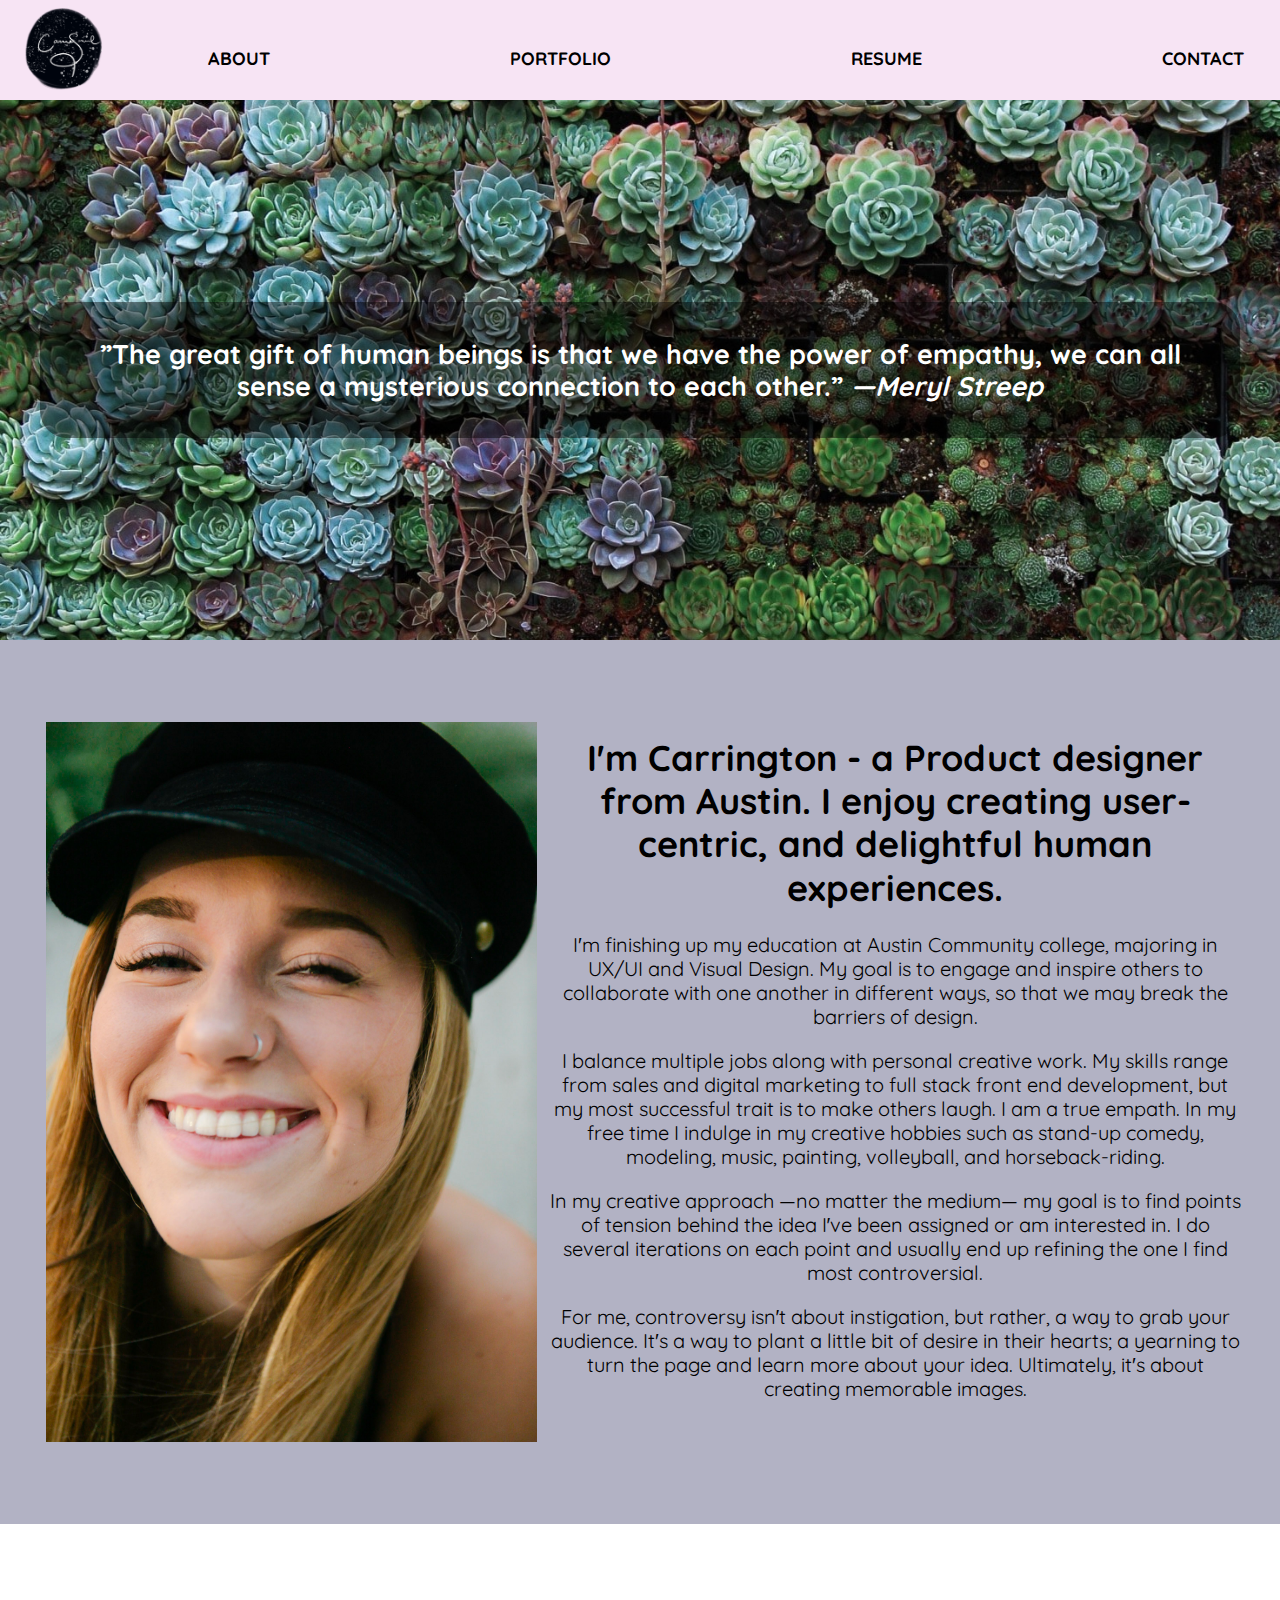
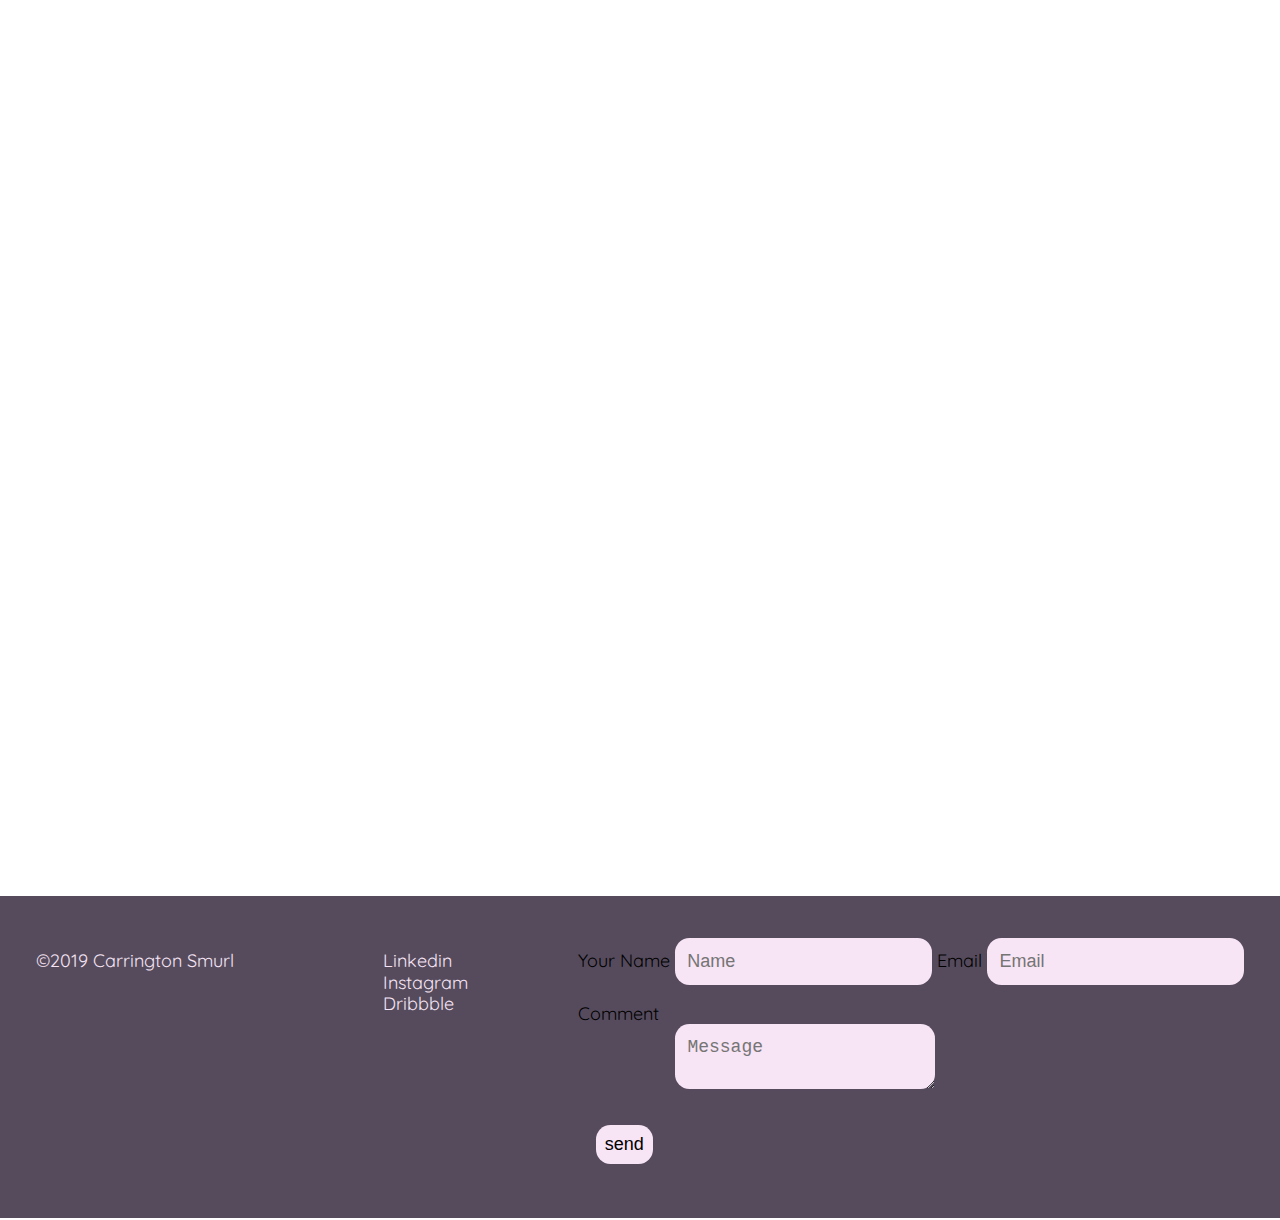
<file: index.html>
<!DOCTYPE html>
<html lang="en-us">
<head>
	<link href="https://fonts.googleapis.com/css?family=Quicksand" rel="stylesheet">

	<title> Carrington S. Website </title>
	<meta charset="utf-8">
	<meta name="viewport" content="width=device-width">


	<link rel="stylesheet" href="main.css">
</head>
<body>
	<header> 
		<img src="images/logo.png" class="logo-icon">

		<nav class="header-nav">
			<ul>
				<li><a href="index.html">About</a></li>
				<li><a href="portfolio.html">Portfolio</a></li>
				<li><a href="resume.html">Resume</a></li>
				<li><a href="contact.html">Contact</a></li>
			</ul>
		</nav>
	</header>
<main>
	<section class="hero">
	
			<blockquote>&rdquo;The great gift of human beings is that we have the power of empathy, we can all sense a mysterious connection to each other.&rdquo;
			<cite>&mdash;Meryl Streep</cite></blockquote>
	
	
	</section>
	<div class="about">
		<img src="images/smile.jpg" alt="me" class="lead_img">

	    <section>
			    <h1>I'm Carrington - a Product designer from Austin. I enjoy creating user-centric, and delightful human experiences. </h1>
			    <p> I&prime;m finishing up my education at Austin Community college, majoring in UX/UI and Visual Design. My goal is to engage and inspire others to collaborate with one another in different ways, so that we may break the barriers of design.</p>

				<p>I balance multiple jobs along with personal creative work. My skills range from sales and digital marketing to full stack front end development, but my most successful trait is to make others laugh. I am a true empath. In my free time I indulge in my creative hobbies such as stand-up comedy, modeling, music, painting, volleyball, and horseback-riding.</p>

				<p>In my creative approach &mdash;no matter the medium&mdash; my goal is to find points of tension behind the idea I&prime;ve been assigned or am interested in. I do several iterations on each point and usually end up refining the one I find most controversial.</p>

				<p>For me, controversy isn&prime;t about instigation, but rather, a way to grab your audience. It&prime;s a way to plant a little bit of desire in their hearts; a yearning to turn the page and learn more about your idea. Ultimately, it&prime;s about creating memorable images. </p>
			</section>
		</div>

	<section class="next-pic">

		<!--putsomething here-->


	</section>

	</main>





<footer>

		<form action="https://formspree.io/smurlcarrie@gmail.com" method="POST">
			<label for="name">Your Name</label>
			<input type="text" name="name" placeholder="Name" id="name">

			<label for="em">Email</label>
			<input type="email" name="_replyto" placeholder="Email" id="em">

			<div>

			<label for="com" class="comment">Comment</label>
			<textarea name="comment" placeholder="Message" id="com"></textarea>

			</div>

			<input type="submit" value="send" label="send">

		</form>

	   
		<ul class="social">
	        <li><a href="www.linkedin.com/in/carrington-s-5b67a8b3">Linkedin</a></li>
	        <li><a href="https://www.instagram.com/carrington_smurl/?hl=en">Instagram</a></li>
	        <li><a href="https://dribbble.com/carrington">Dribbble</a></li>
		</ul>
	


		<div class="copyright">
			&copy;2019 Carrington Smurl
		</div>

</footer>


</body>
</html>
</file>
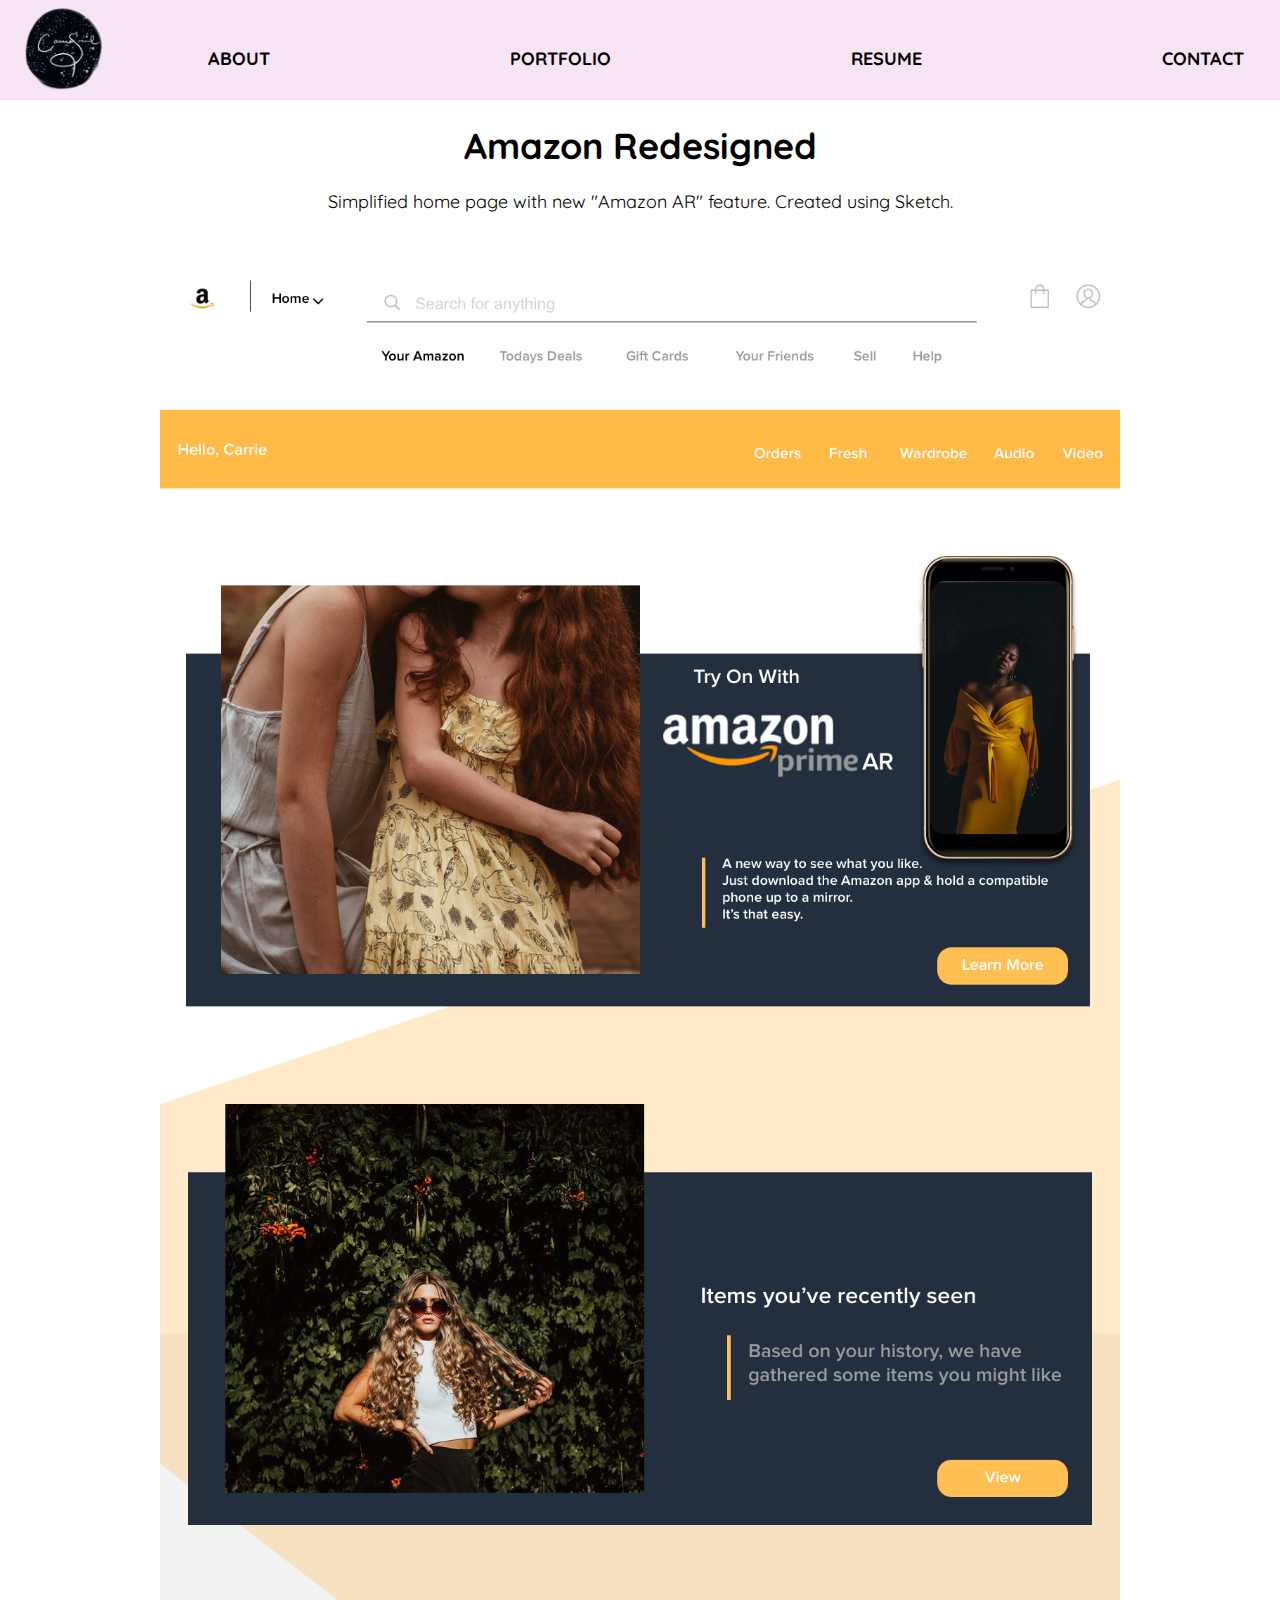
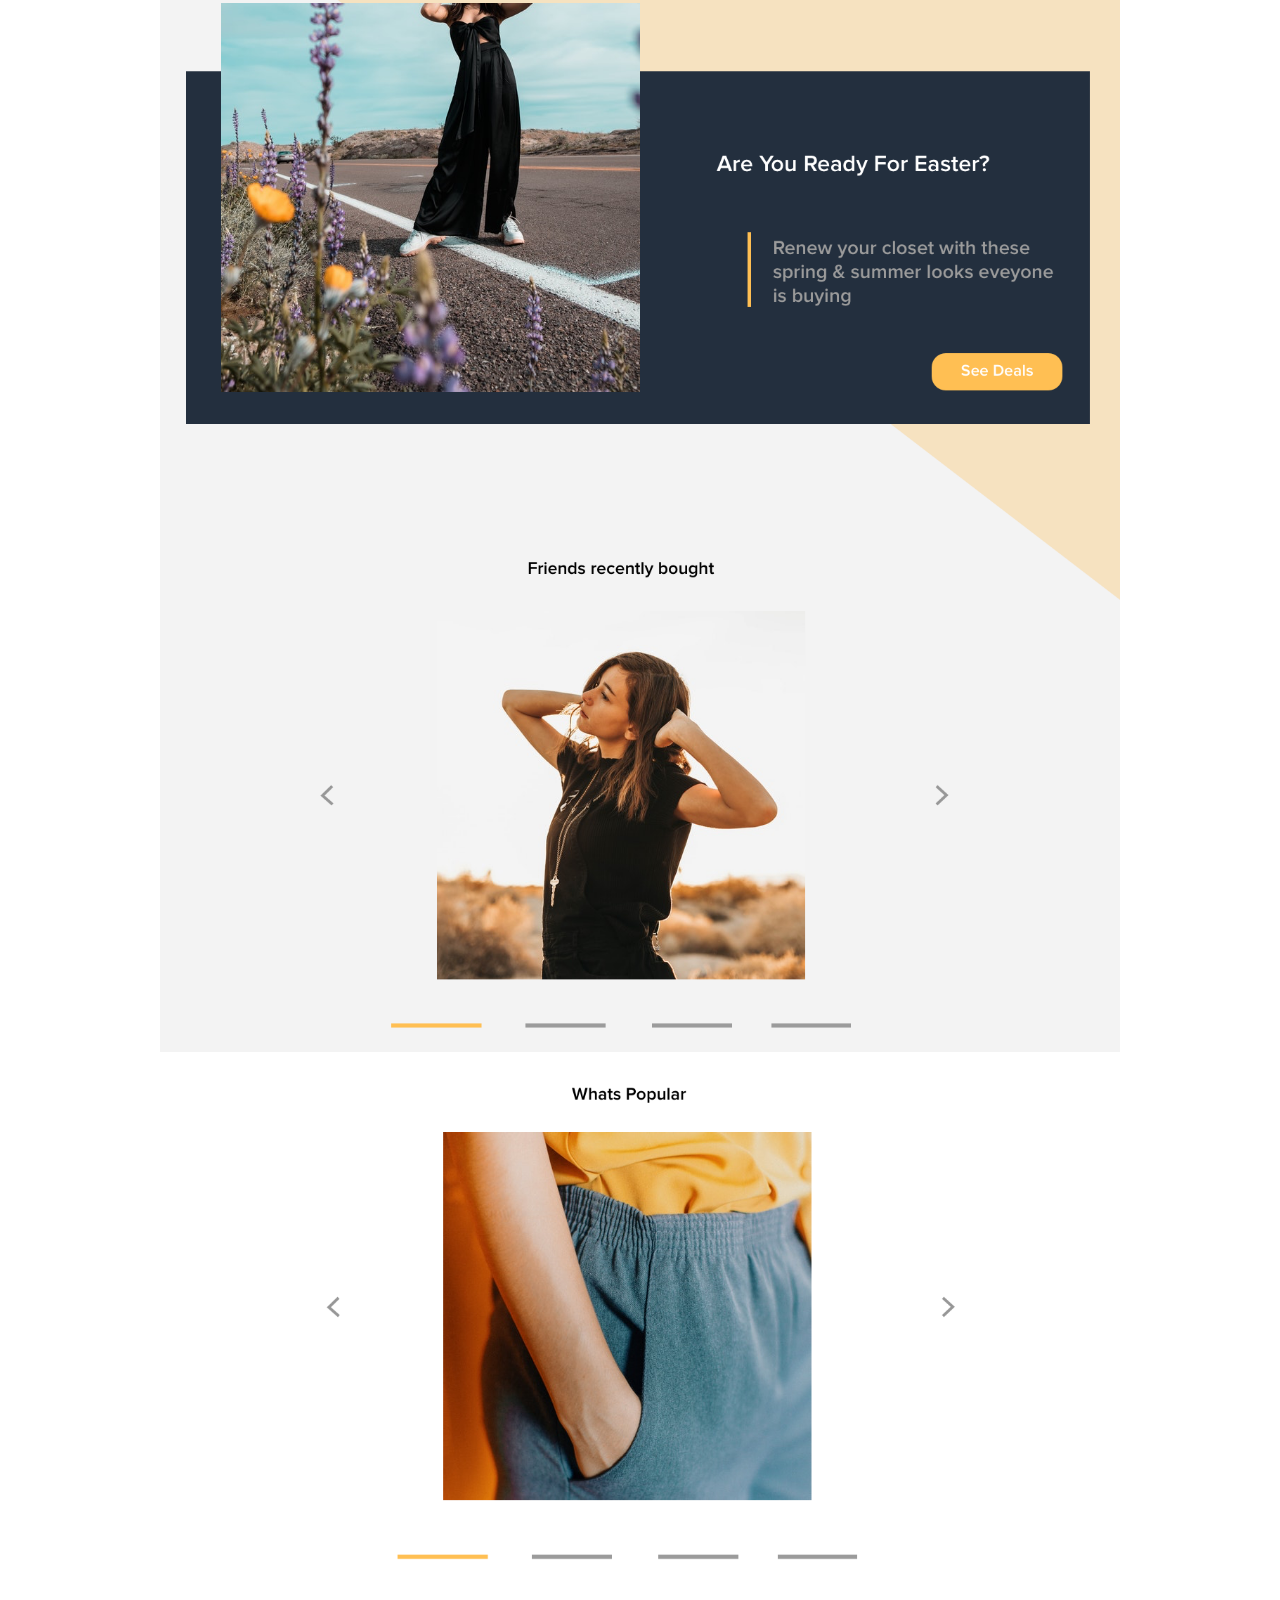
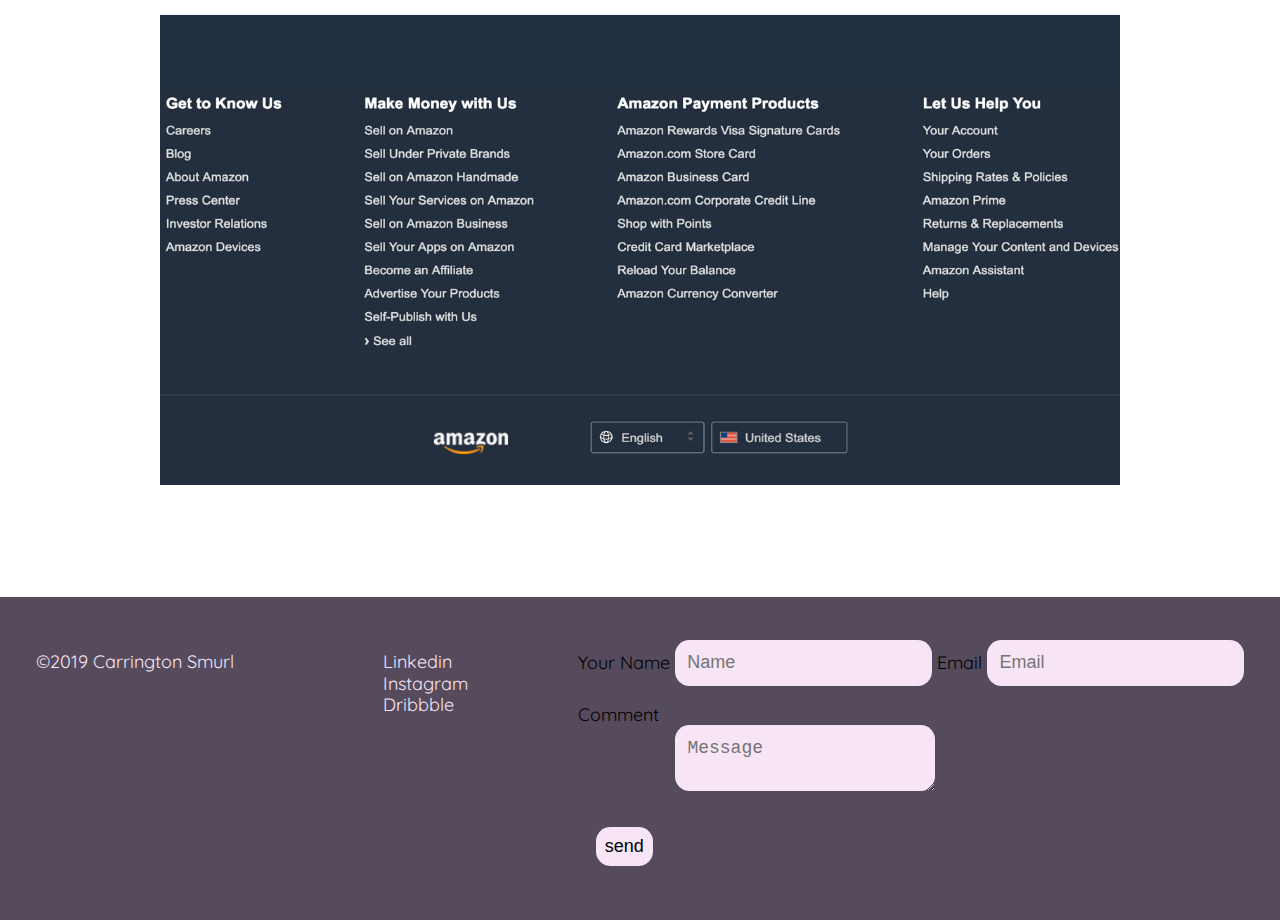
<file: amazon.html>
<!DOCTYPE html>
<html lang="en-us">
<head>

	<link href="https://fonts.googleapis.com/css?family=Quicksand" rel="stylesheet">
	<title> Carrington S. Website </title>
	<link rel="stylesheet" href="main.css">
	<meta charset="utf-8">
	<meta name="viewport" content="width=device-width">
	
</head>
<body>
<header> 
	<img src="images/logo.png" class="logo-icon">

	<nav class="header-nav">
		<ul>
			<li><a href="index.html">About</a></li>
			<li><a href="portfolio.html">Portfolio</a></li>
			<li><a href="resume.html">Resume</a></li>
			<li><a href="contact.html">Contact</a></li>
		</ul>
	</nav>
</header>
<main>

	<h1>Amazon Redesigned</h1>
	<p class="description">Simplified home page with new "Amazon AR" feature. Created using Sketch.</p>

<div class="slides">

	
	
	<img src="images/portfolio-pieces/amazonhomepage.jpg" alt="home page">



</div>









</main>
<footer>

		<form action="https://formspree.io/smurlcarrie@gmail.com" method="POST">
			<label for="name">Your Name</label>
			<input type="text" name="name" placeholder="Name" id="name">

			<label for="em">Email</label>
			<input type="email" name="_replyto" placeholder="Email" id="em">

			<div>

			<label for="com" class="comment">Comment</label>
			<textarea name="comment" placeholder="Message" id="com"></textarea>

			</div>

			<input type="submit" value="send" label="send">

		</form>

		

	   
		<ul class="social">
	        <li><a href="www.linkedin.com/in/carrington-s-5b67a8b3">Linkedin</a></li>
	        <li><a href="https://www.instagram.com/carrington_smurl/?hl=en">Instagram</a></li>
	        <li><a href="https://dribbble.com/carrington">Dribbble</a></li>
		</ul>
	


		<div class="copyright">
			&copy;2019 Carrington Smurl
		</div>

</footer>


</body>
</html>
</file>
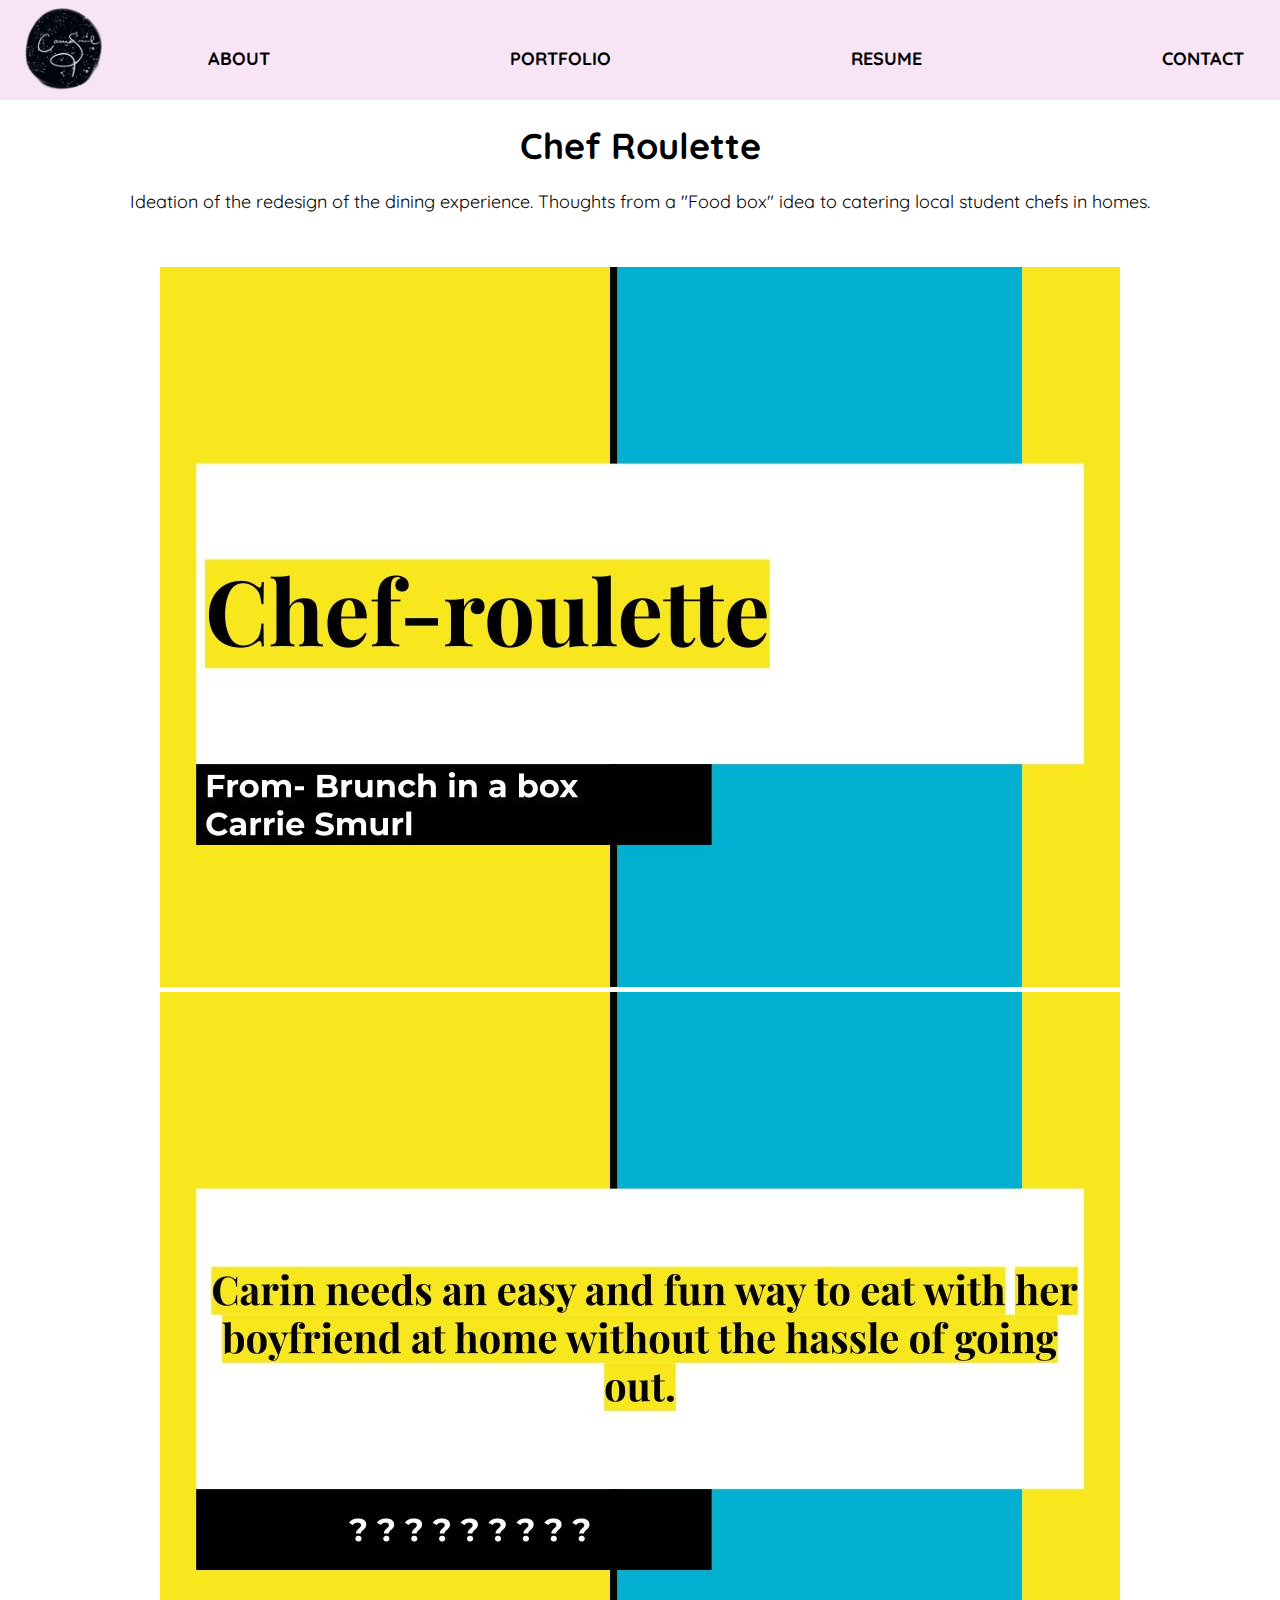
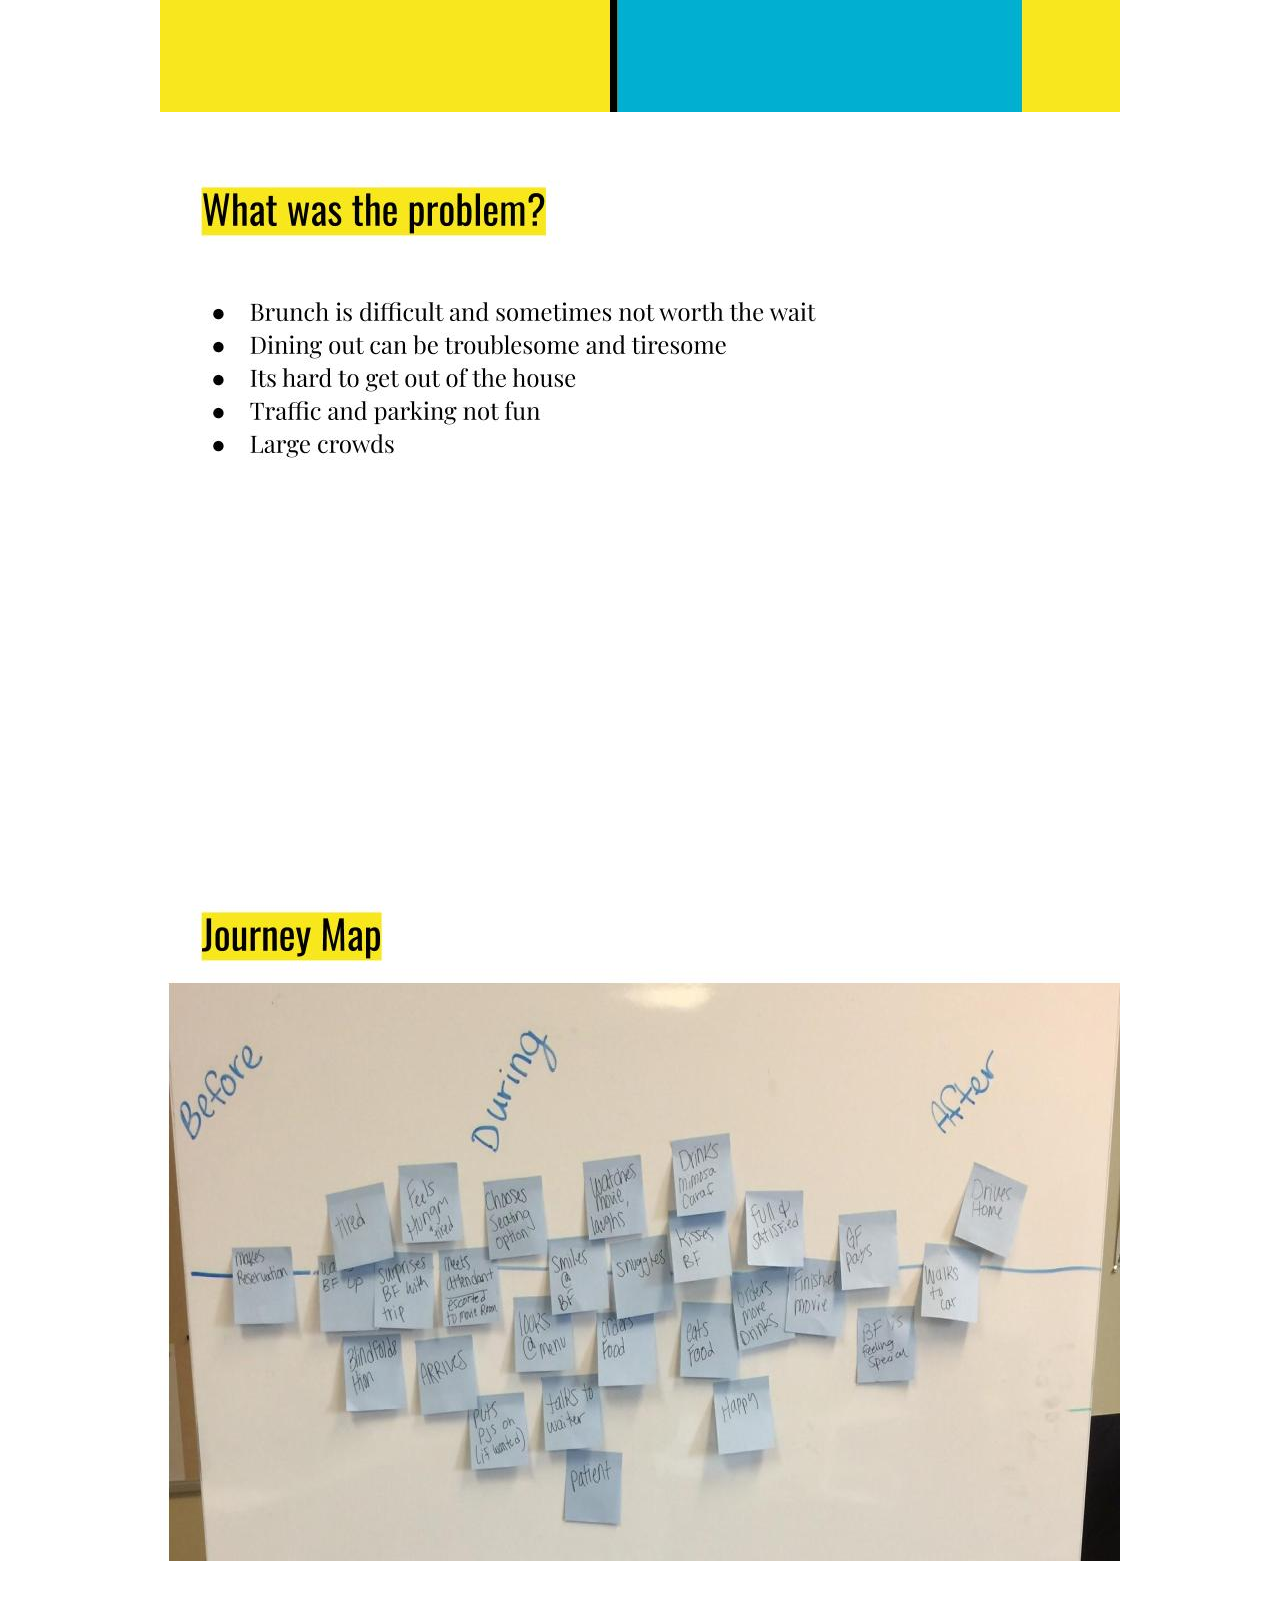
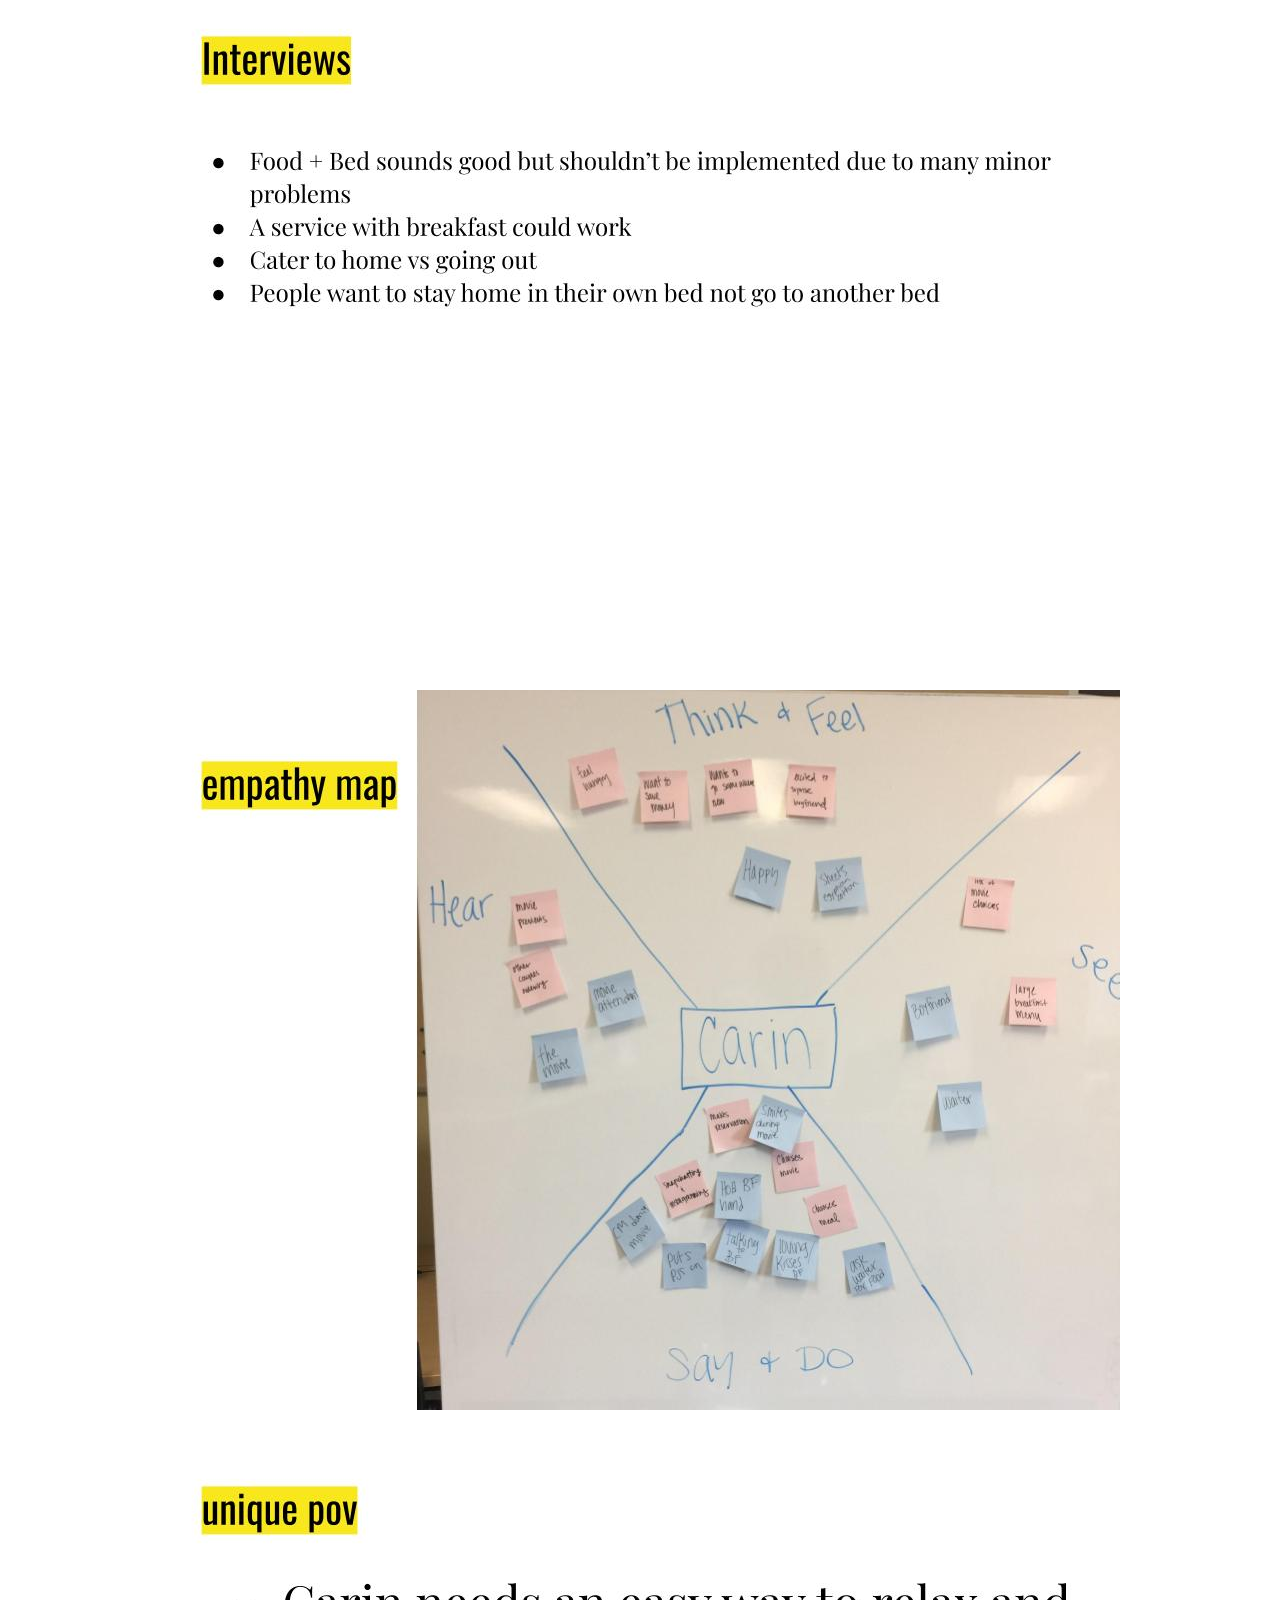
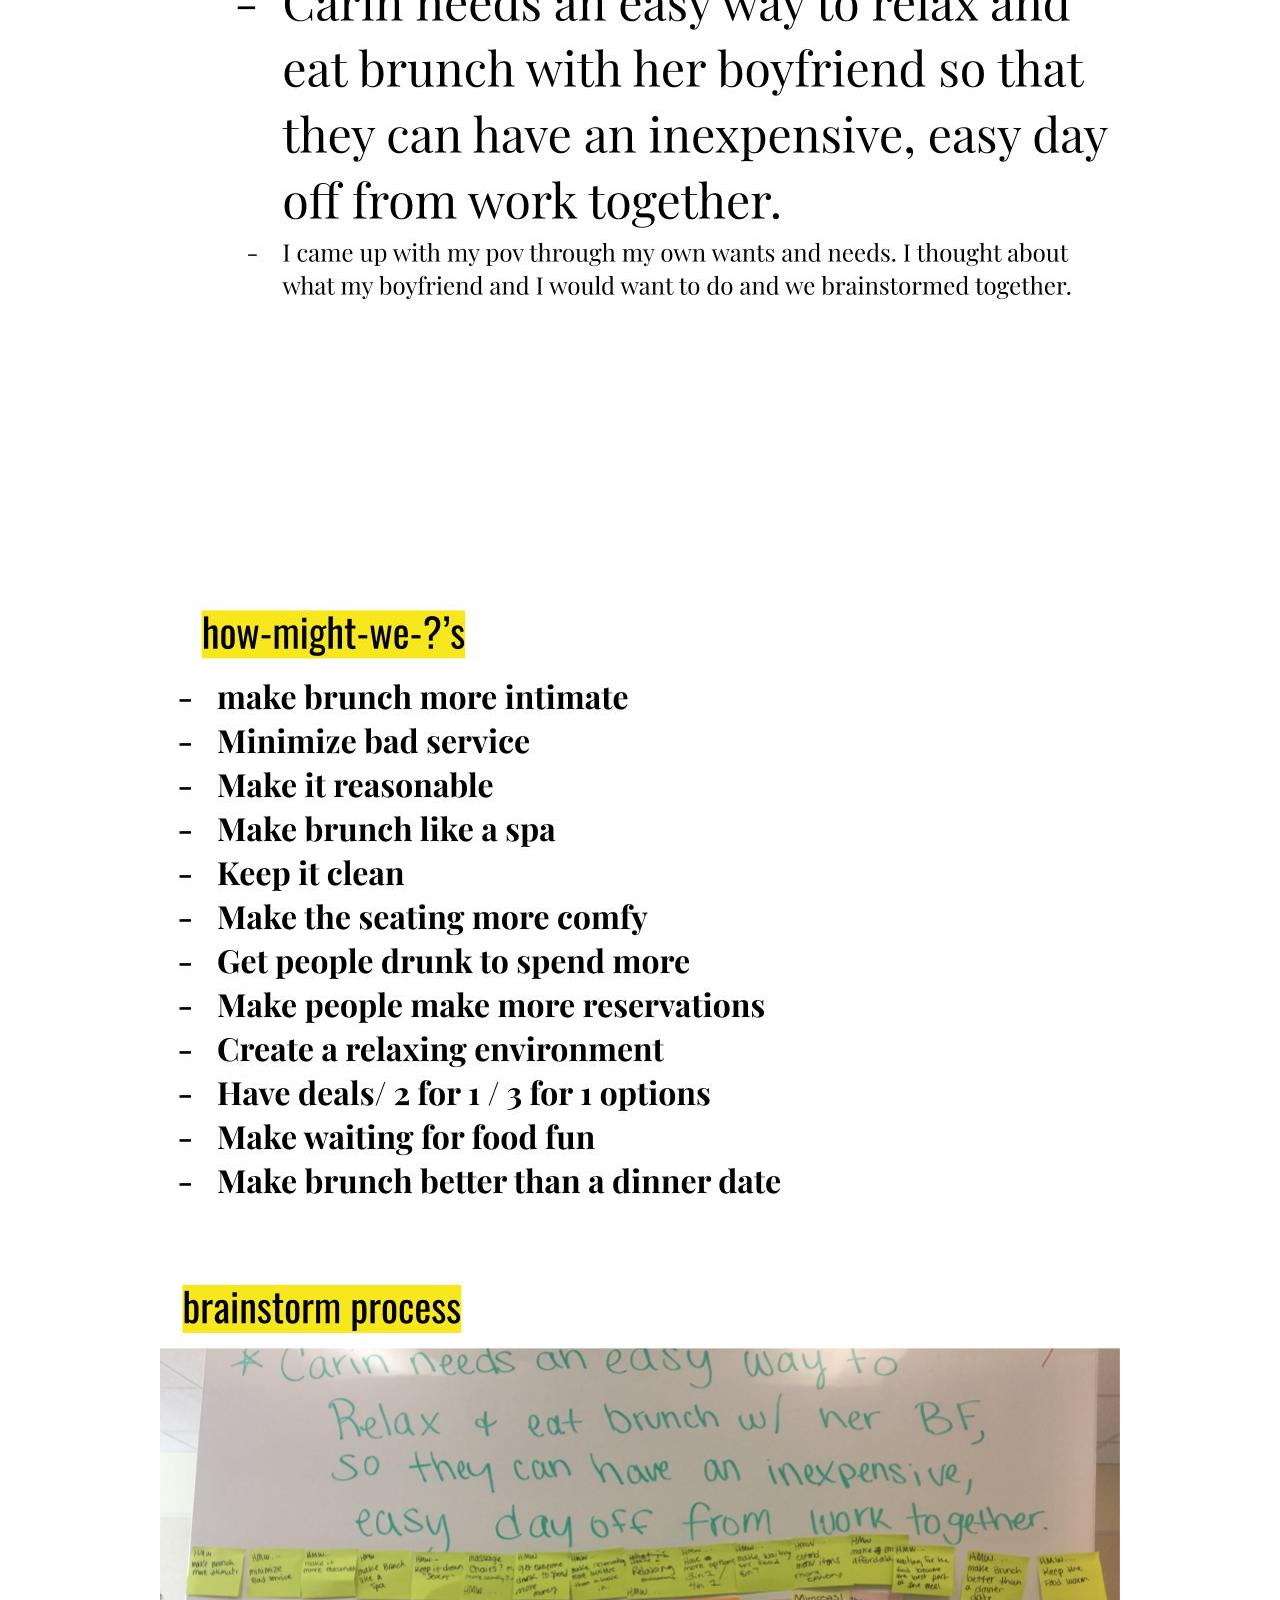
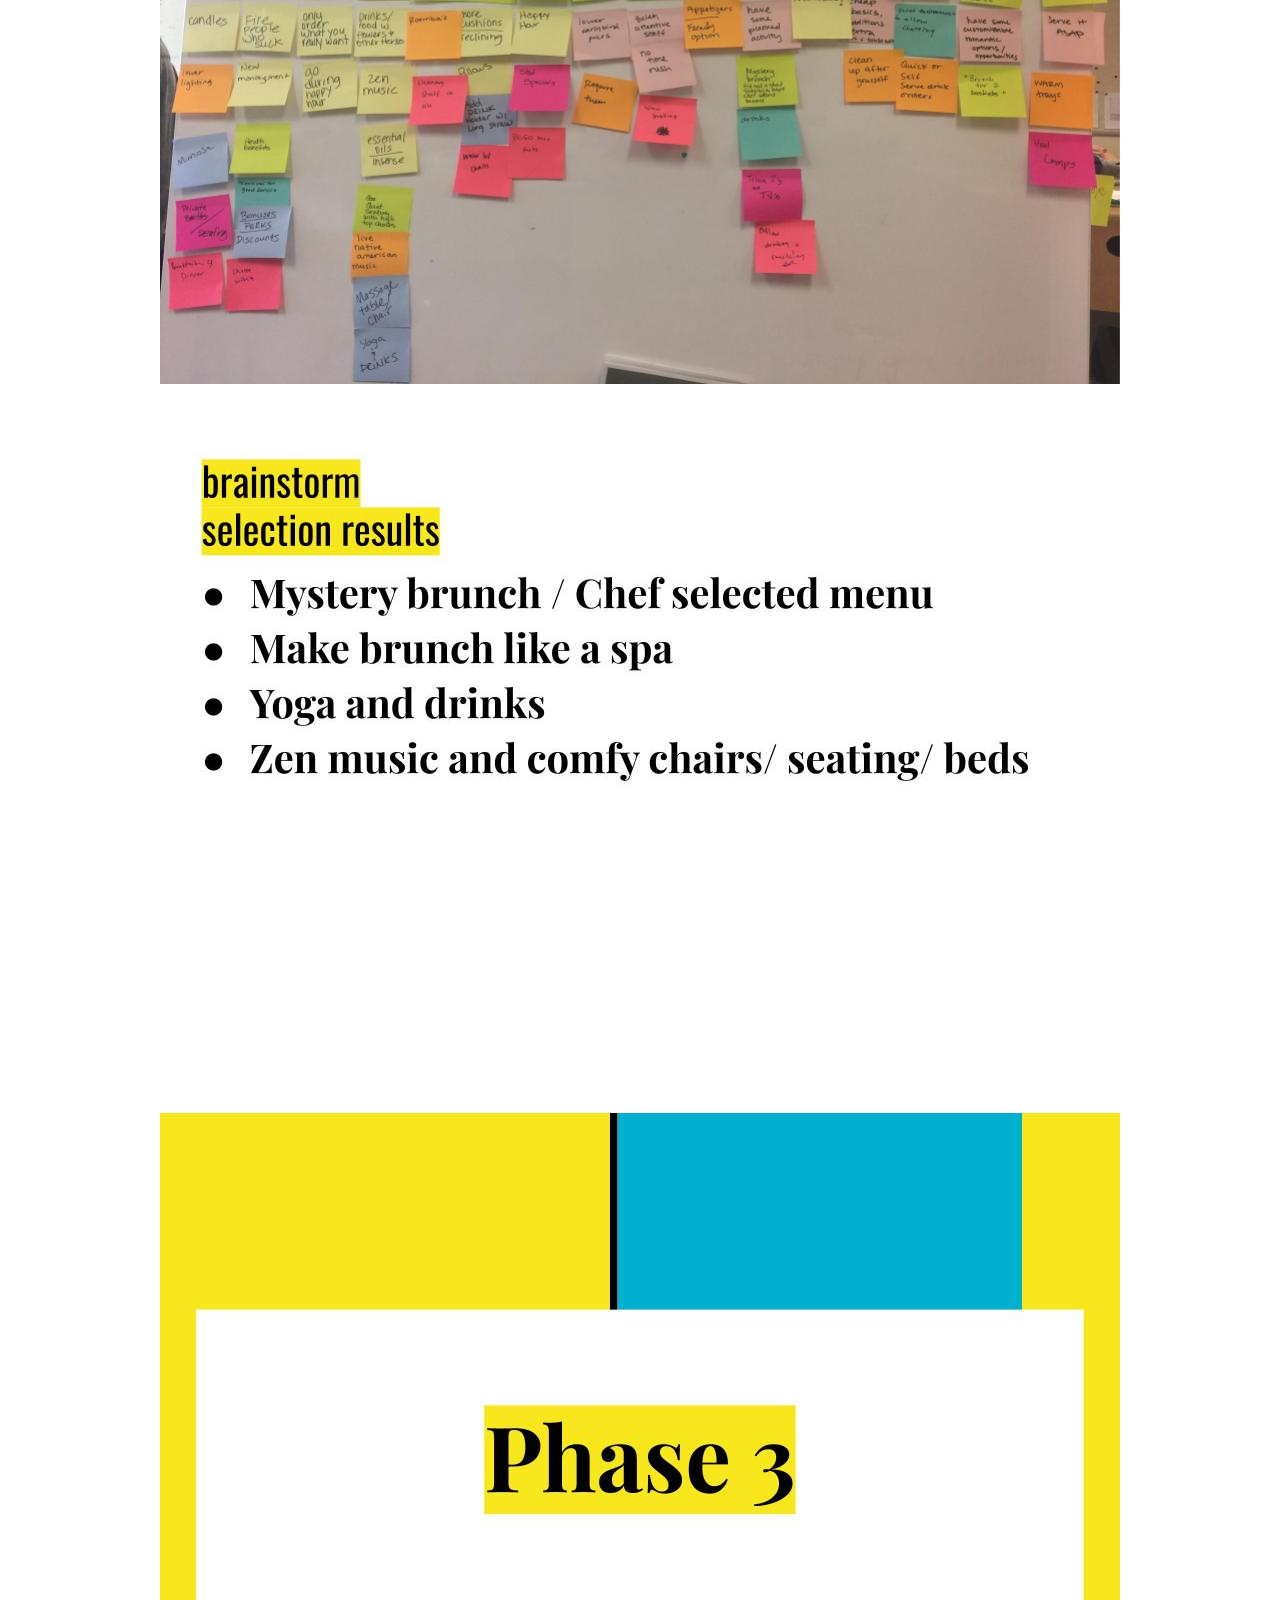
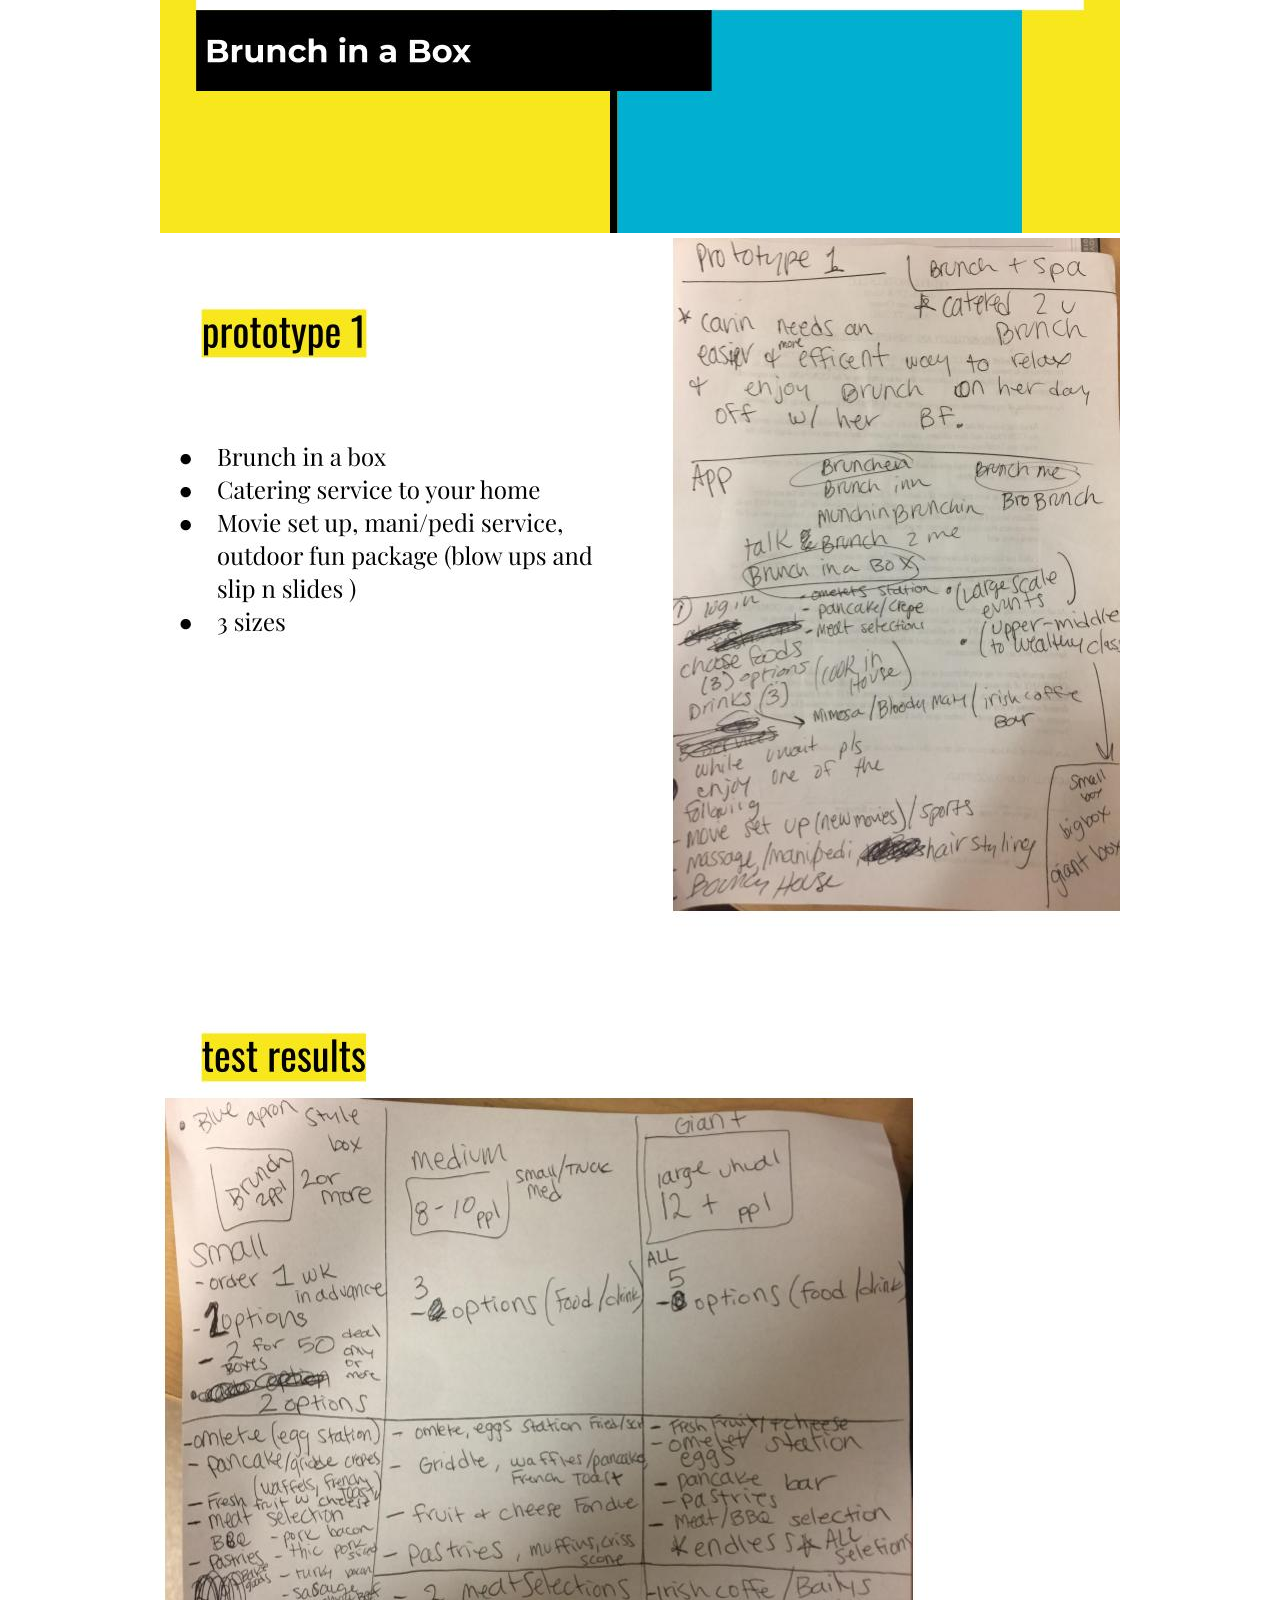
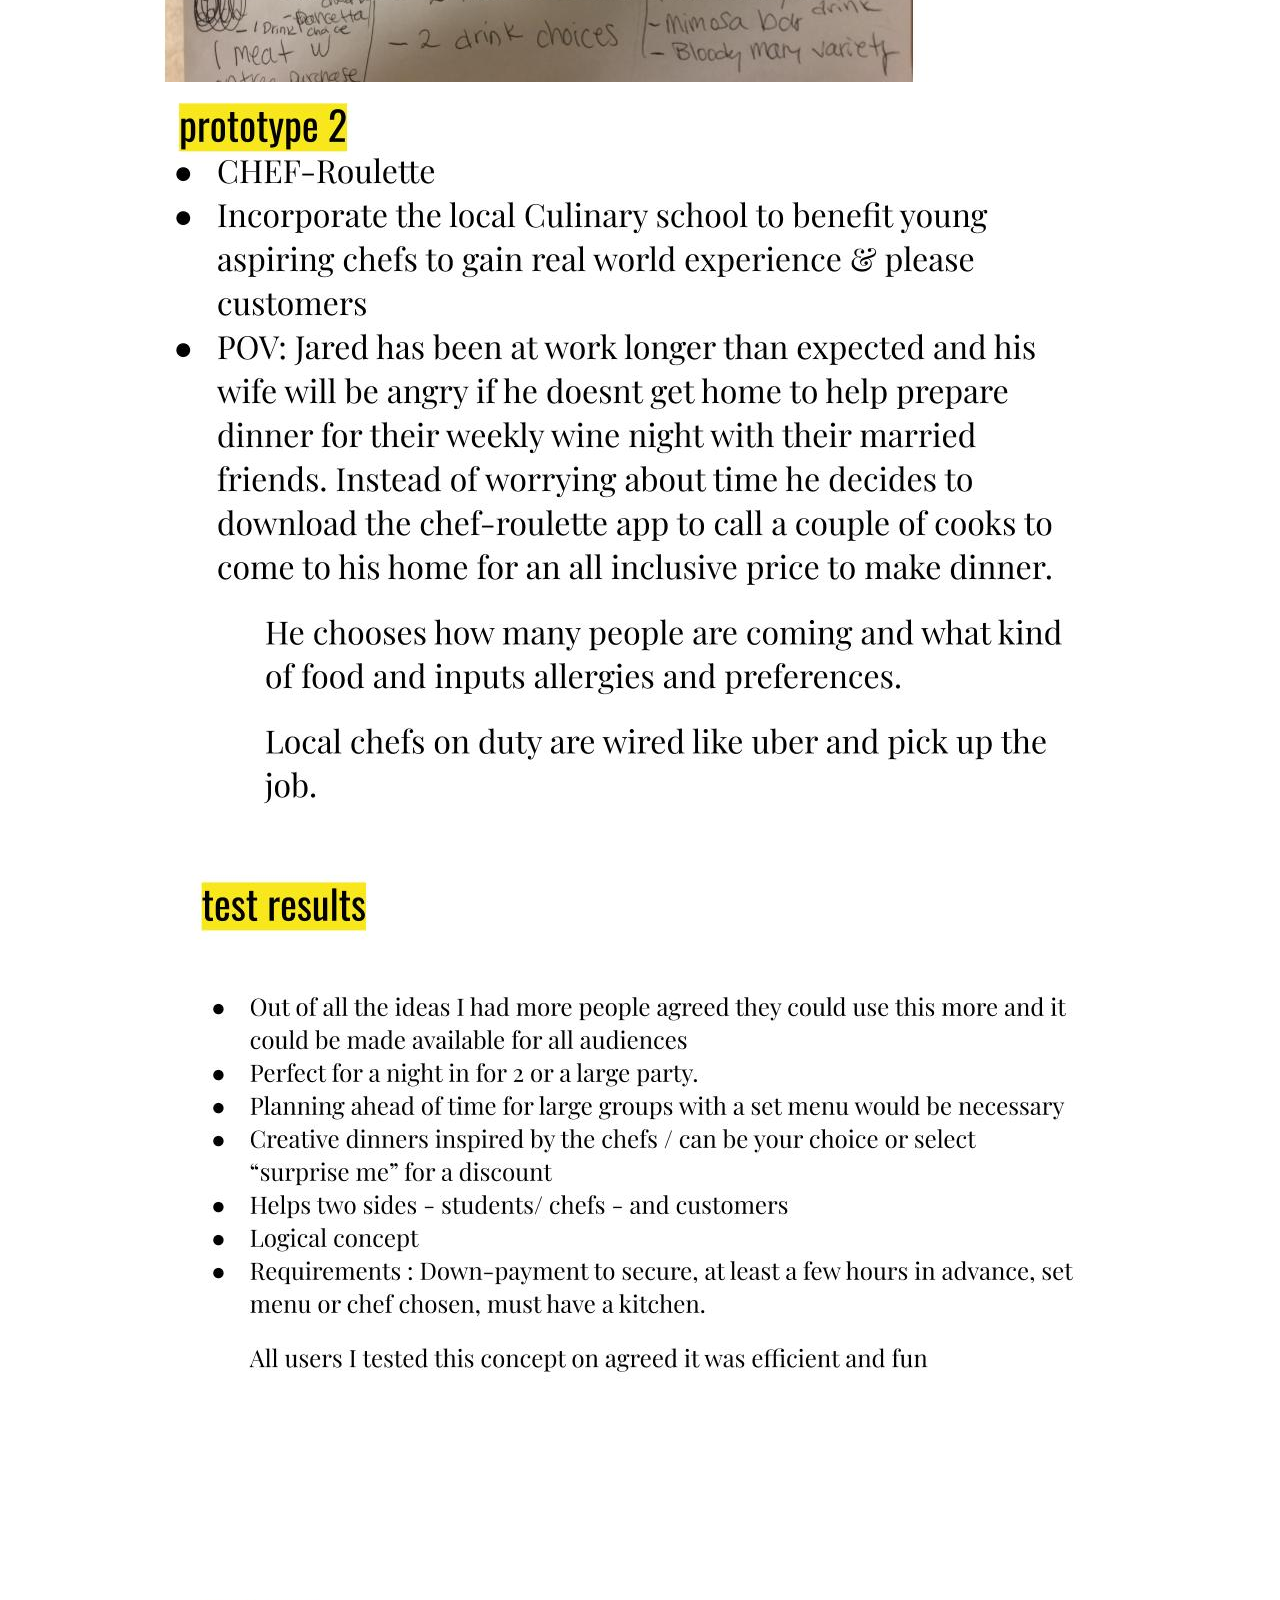
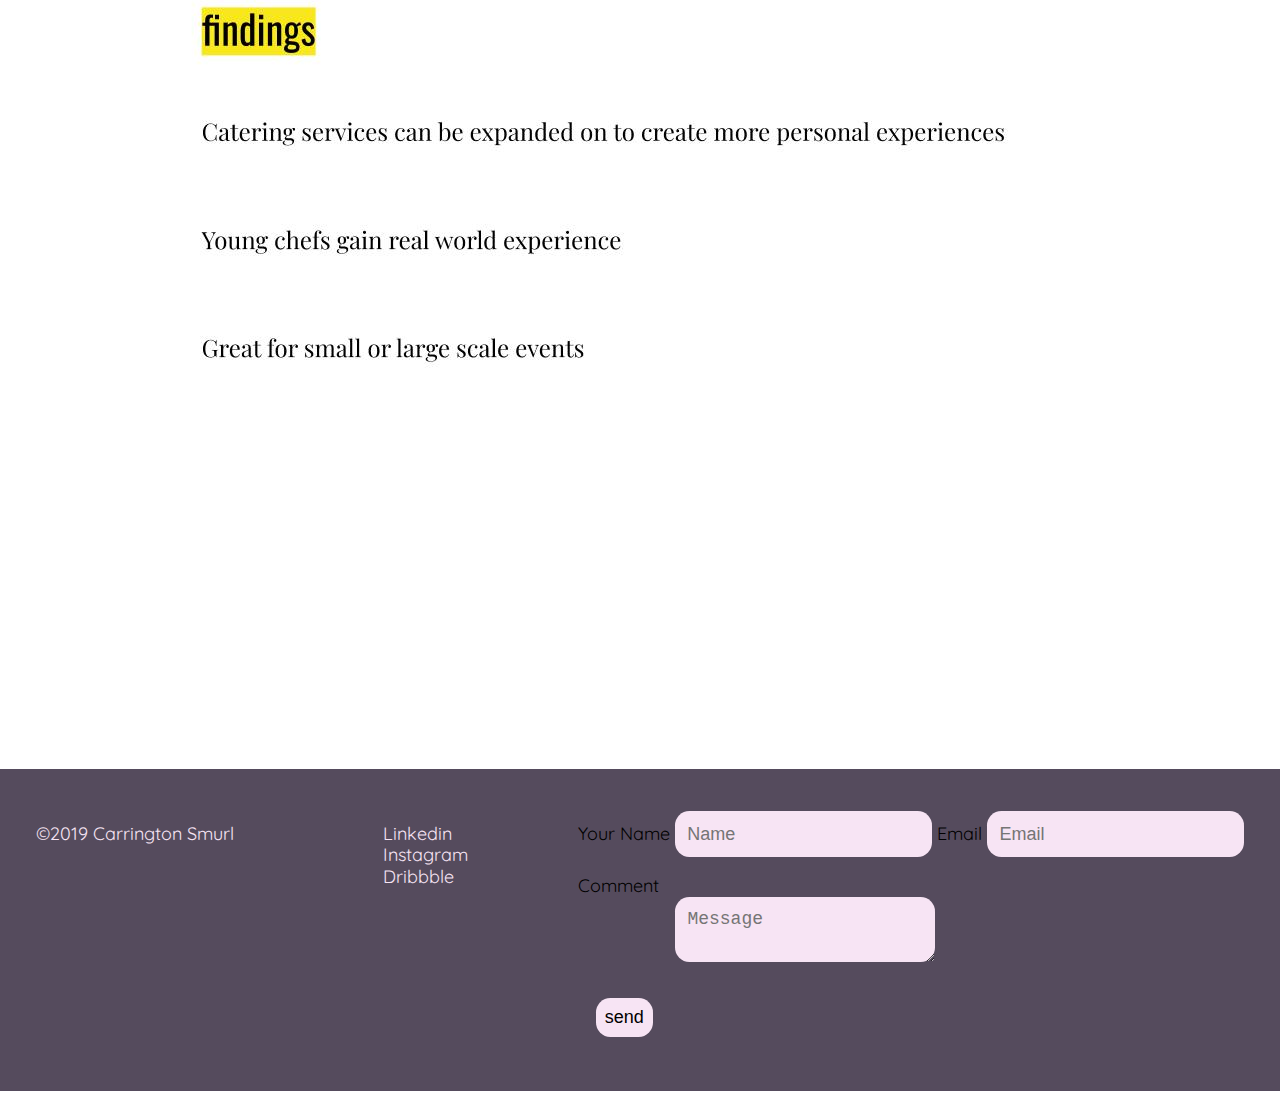
<file: brunchbox.html>
<!DOCTYPE html>
<html lang="en-us">
<head>

	<link href="https://fonts.googleapis.com/css?family=Quicksand" rel="stylesheet">
	<title> Carrington S. Website </title>
	<link rel="stylesheet" href="main.css">
	<meta charset="utf-8">
	<meta name="viewport" content="width=device-width">
	
</head>
<body>
<header> 
	<img src="images/logo.png" class="logo-icon">

	<nav class="header-nav">
		<ul>
			<li><a href="index.html">About</a></li>
			<li><a href="portfolio.html">Portfolio</a></li>
			<li><a href="resume.html">Resume</a></li>
			<li><a href="contact.html">Contact</a></li>
		</ul>
	</nav>
</header>
<main>

	<h1>Chef Roulette</h1>
	<p class="description">Ideation of the redesign of the dining experience. Thoughts from a "Food box" idea to catering local student chefs in homes.</p>

<div class="slides">

	
	<img src="images/portfolio-pieces/chef/1.jpg" alt="title slide">
	<img src="images/portfolio-pieces/chef/2.jpg" alt="slide">
	<img src="images/portfolio-pieces/chef/3.jpg" alt="slide">
	<img src="images/portfolio-pieces/chef/4.jpg" alt="slide">
	<img src="images/portfolio-pieces/chef/5.jpg" alt="slide">
	<img src="images/portfolio-pieces/chef/6.jpg" alt="slide">
	<img src="images/portfolio-pieces/chef/7.jpg" alt="slide">
	<img src="images/portfolio-pieces/chef/8.jpg" alt="slide">
	<img src="images/portfolio-pieces/chef/9.jpg" alt="slide">
	<img src="images/portfolio-pieces/chef/10.jpg" alt="slide">
	<img src="images/portfolio-pieces/chef/11.jpg" alt="slide">
	<img src="images/portfolio-pieces/chef/12.jpg" alt="slide">
	<img src="images/portfolio-pieces/chef/13.jpg" alt="slide">
	<img src="images/portfolio-pieces/chef/14.jpg" alt="slide">
	<img src="images/portfolio-pieces/chef/15.jpg" alt="slide">
	<img src="images/portfolio-pieces/chef/16.jpg" alt="slide">




</div>









</main>
<footer>

		<form action="https://formspree.io/smurlcarrie@gmail.com" method="POST">
			<label for="name">Your Name</label>
			<input type="text" name="name" placeholder="Name" id="name">

			<label for="em">Email</label>
			<input type="email" name="_replyto" placeholder="Email" id="em">

			<div>

			<label for="com" class="comment">Comment</label>
			<textarea name="comment" placeholder="Message" id="com"></textarea>

			</div>

			<input type="submit" value="send" label="send">

		</form>

		

	   
		<ul class="social">
	        <li><a href="www.linkedin.com/in/carrington-s-5b67a8b3">Linkedin</a></li>
	        <li><a href="https://www.instagram.com/carrington_smurl/?hl=en">Instagram</a></li>
	        <li><a href="https://dribbble.com/carrington">Dribbble</a></li>
		</ul>
	


		<div class="copyright">
			&copy;2019 Carrington Smurl
		</div>

</footer>


</body>
</html>
</file>
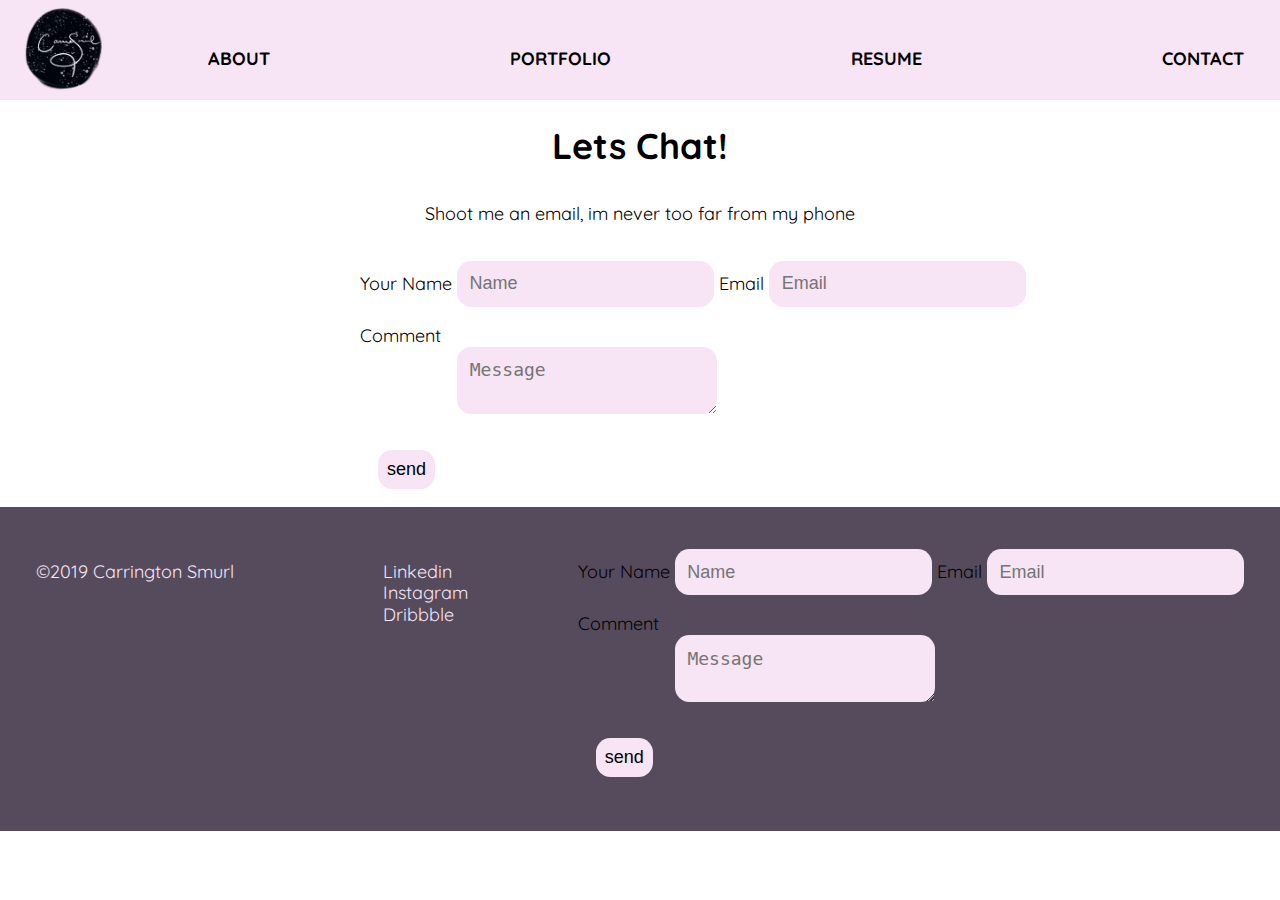
<file: contact.html>
<!DOCTYPE html>
<html lang="en-us">
<head>

	<link href="https://fonts.googleapis.com/css?family=Quicksand" rel="stylesheet">
	<title> Carrington S. Website </title>
	<link rel="stylesheet" href="main.css">
	<meta charset="utf-8">
	<meta name="viewport" content="width=device-width">
	
</head>
<body>
<header> 
	<img src="images/logo.png" class="logo-icon">

	<nav class="header-nav">
		<ul>
			<li><a href="index.html">About</a></li>
			<li><a href="portfolio.html">Portfolio</a></li>
			<li><a href="resume.html">Resume</a></li>
			<li><a href="contact.html">Contact</a></li>
		</ul>
	</nav>
</header>
<main>

	
		<h1>Lets Chat!</h1>
		<p class="shoot">
			Shoot me an email, im never too far from my phone 
		</p>
	
		

	<section class="contact">
	
		<form action="https://formspree.io/smurlcarrie@gmail.com" method="POST">
			<label for="name">Your Name</label>
			<input type="text" name="name" placeholder="Name" id="name">

			<label for="em">Email</label>
			<input type="email" name="_replyto" placeholder="Email" id="em">

			<div>

			<label for="com" class="comment">Comment</label>
			<textarea name="comment" placeholder="Message" id="com"></textarea>

			</div>

			<input type="submit" value="send" label="send">

		</form>

	</section>











</main>
<footer>

		<form action="https://formspree.io/smurlcarrie@gmail.com" method="POST">
			<label for="name">Your Name</label>
			<input type="text" name="name" placeholder="Name" id="name">

			<label for="em">Email</label>
			<input type="email" name="_replyto" placeholder="Email" id="em">

			<div>

			<label for="com" class="comment">Comment</label>
			<textarea name="comment" placeholder="Message" id="com"></textarea>

			</div>

			<input type="submit" value="send" label="send">

		</form>

		

	   
		<ul class="social">
	        <li><a href="www.linkedin.com/in/carrington-s-5b67a8b3">Linkedin</a></li>
	        <li><a href="https://www.instagram.com/carrington_smurl/?hl=en">Instagram</a></li>
	        <li><a href="https://dribbble.com/carrington">Dribbble</a></li>
		</ul>
	


		<div class="copyright">
			&copy;2019 Carrington Smurl
		</div>

</footer>


</body>
</html>
</file>
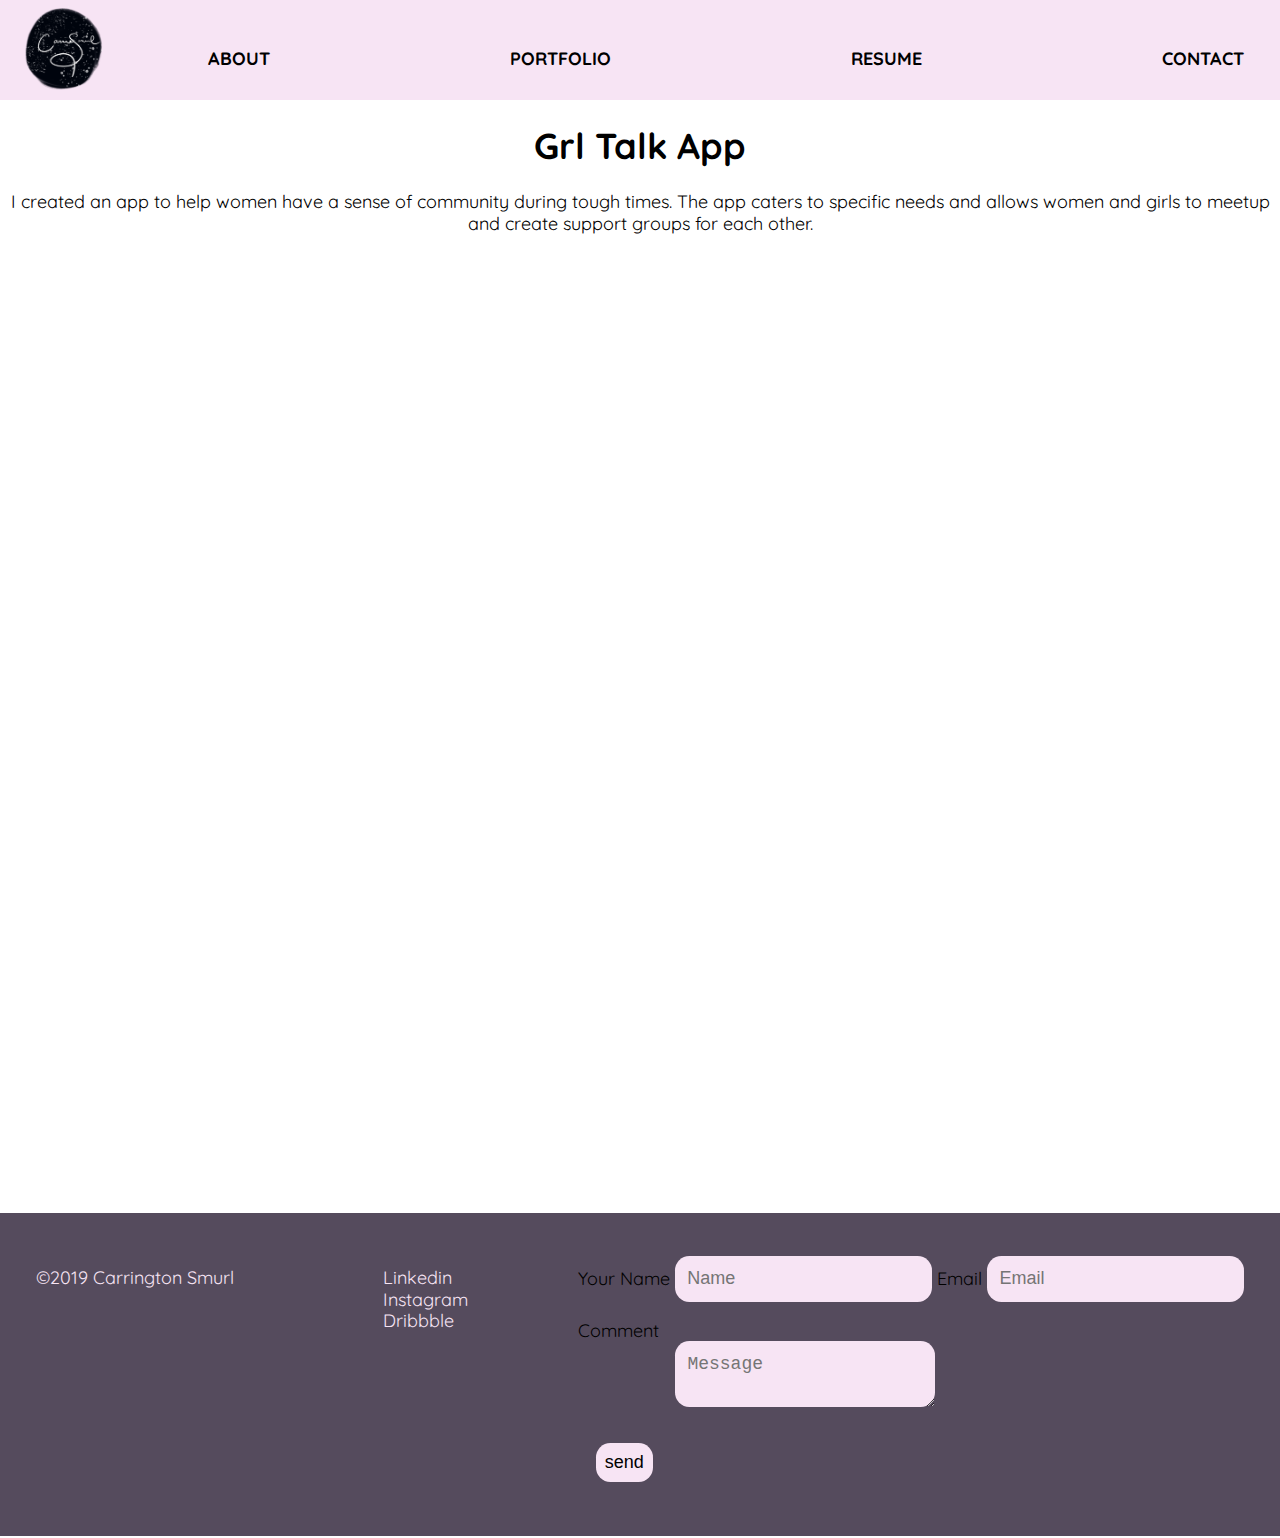
<file: grltalk.html>
<!DOCTYPE html>
<html lang="en-us">
<head>

	<link href="https://fonts.googleapis.com/css?family=Quicksand" rel="stylesheet">
	<title> Carrington S. Website </title>
	<link rel="stylesheet" href="main.css">
	<meta charset="utf-8">
	<meta name="viewport" content="width=device-width">
	
</head>
<body>
<header> 
	<img src="images/logo.png" class="logo-icon">

	<nav class="header-nav">
		<ul>
			<li><a href="index.html">About</a></li>
			<li><a href="portfolio.html">Portfolio</a></li>
			<li><a href="resume.html">Resume</a></li>
			<li><a href="contact.html">Contact</a></li>
		</ul>
	</nav>
</header>
<main>

	<h1>Grl Talk App</h1>
	<p class="description">I created an app to help women have a sense of community during tough times. The app caters to specific needs and allows women and girls to meetup and create support groups for each other.</p>

<div class="slides">

	<iframe width="375" height="812" src="https://xd.adobe.com/embed/ea262aa9-0e91-49a9-7dc0-5d80d237fec9-9c17/?fullscreen" frameborder="0" allowfullscreen></iframe>
</div>











</main>
<footer>

		<form action="https://formspree.io/smurlcarrie@gmail.com" method="POST">
			<label for="name">Your Name</label>
			<input type="text" name="name" placeholder="Name" id="name">

			<label for="em">Email</label>
			<input type="email" name="_replyto" placeholder="Email" id="em">

			<div>

			<label for="com" class="comment">Comment</label>
			<textarea name="comment" placeholder="Message" id="com"></textarea>

			</div>

			<input type="submit" value="send" label="send">

		</form>

		

	   
		<ul class="social">
	        <li><a href="www.linkedin.com/in/carrington-s-5b67a8b3">Linkedin</a></li>
	        <li><a href="https://www.instagram.com/carrington_smurl/?hl=en">Instagram</a></li>
	        <li><a href="https://dribbble.com/carrington">Dribbble</a></li>
		</ul>
	


		<div class="copyright">
			&copy;2019 Carrington Smurl
		</div>

</footer>


</body>
</html>
</file>
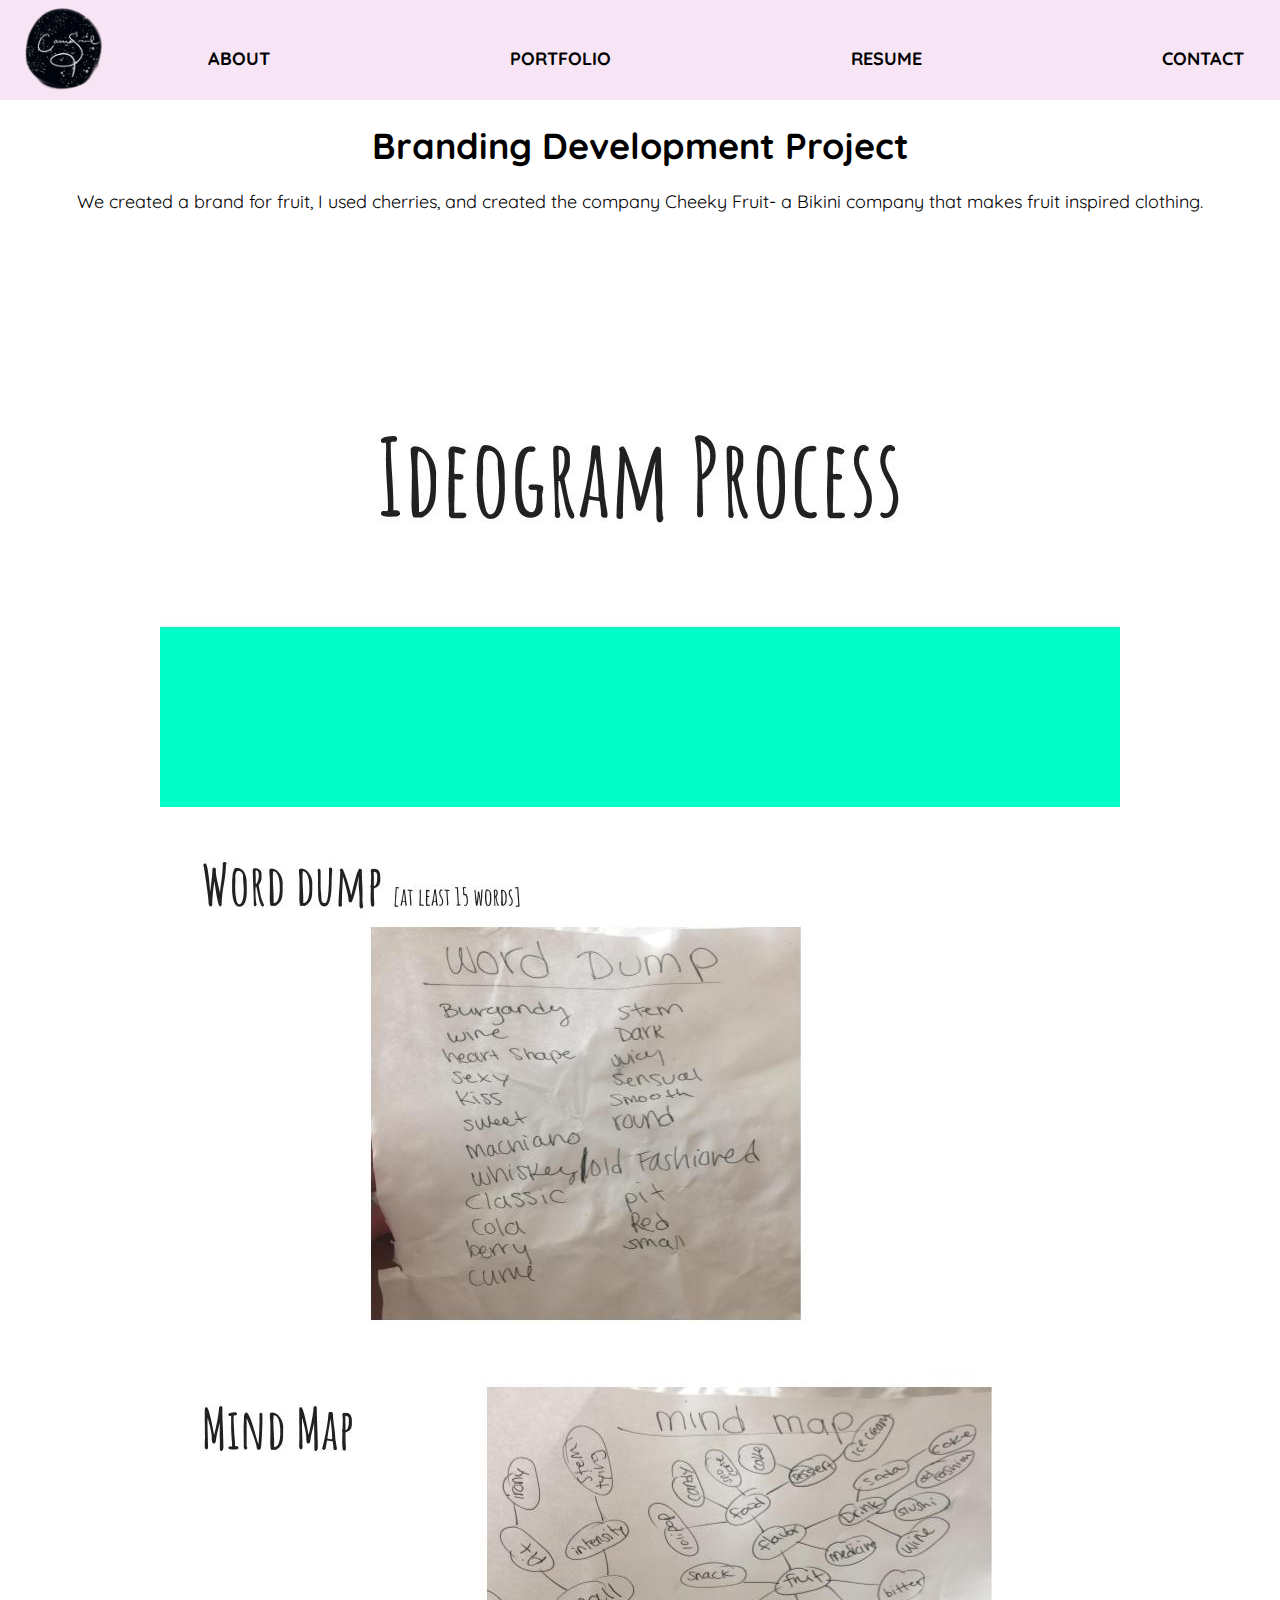
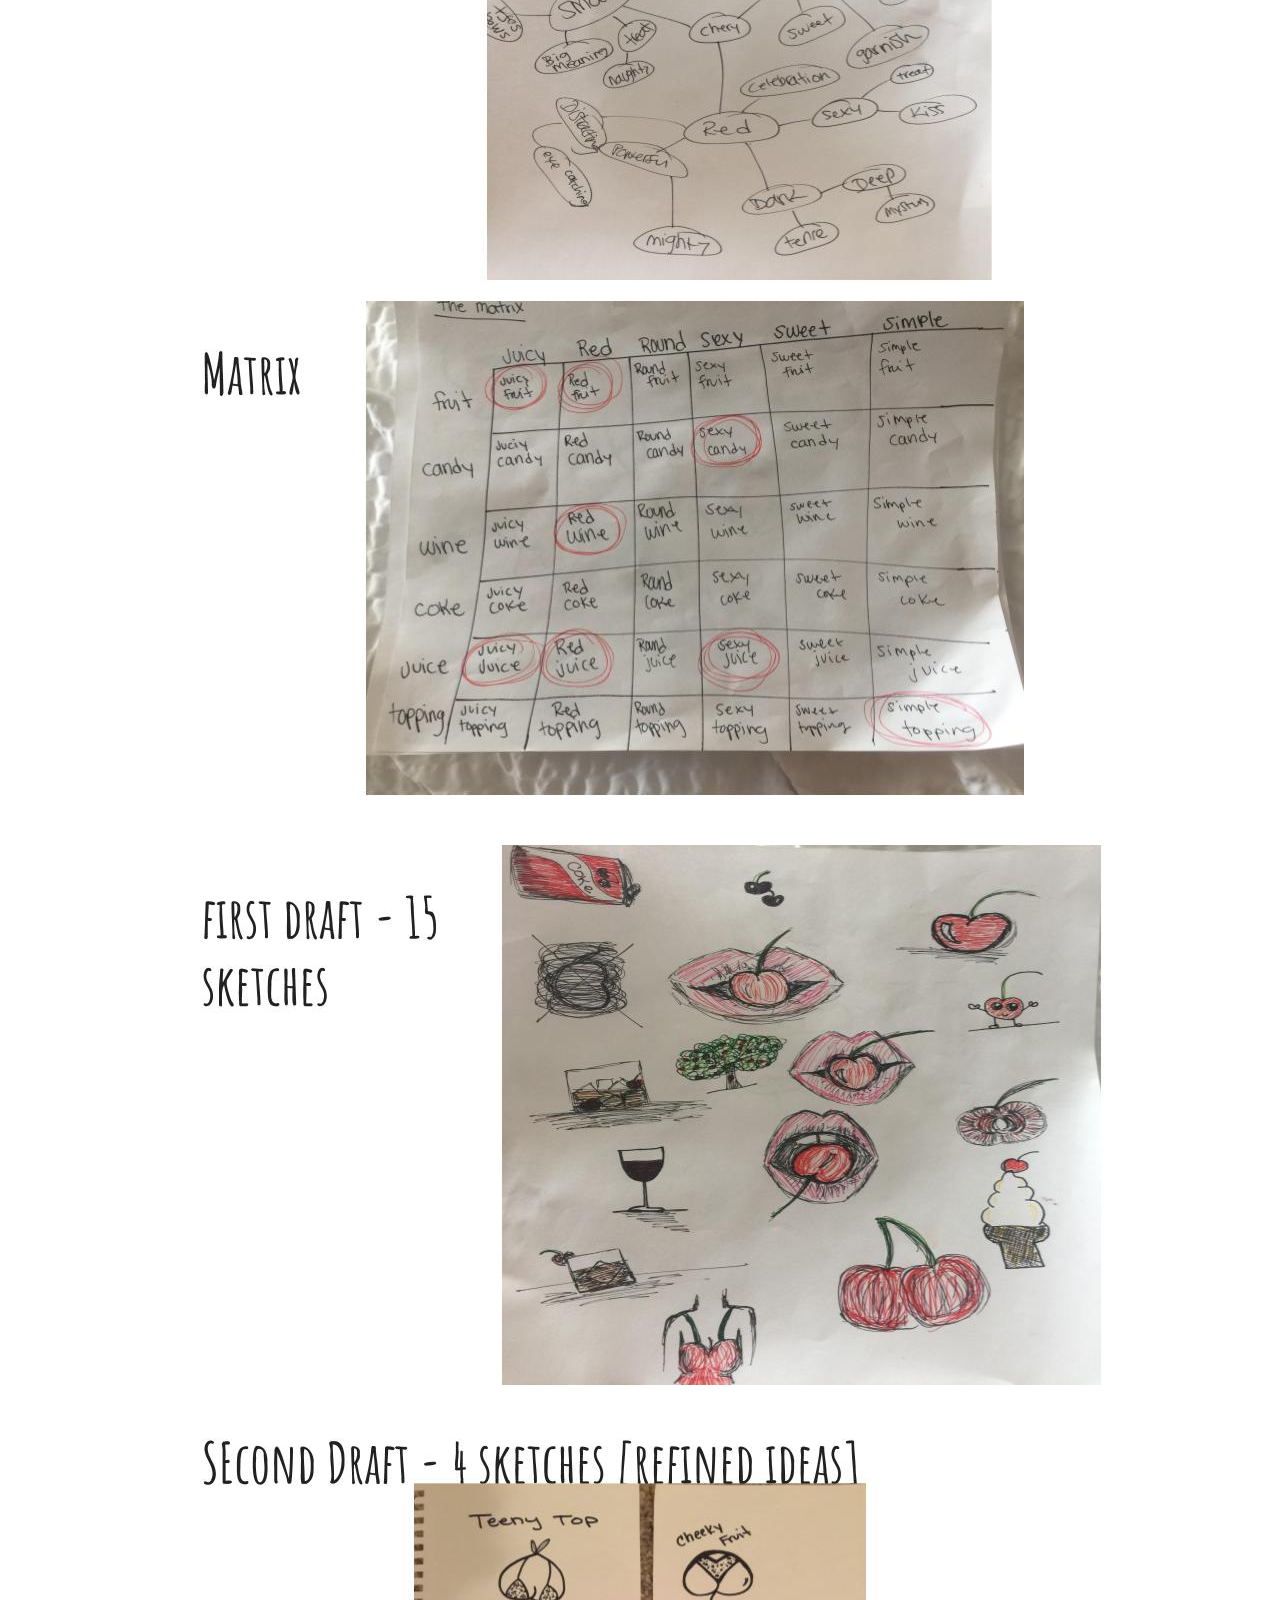
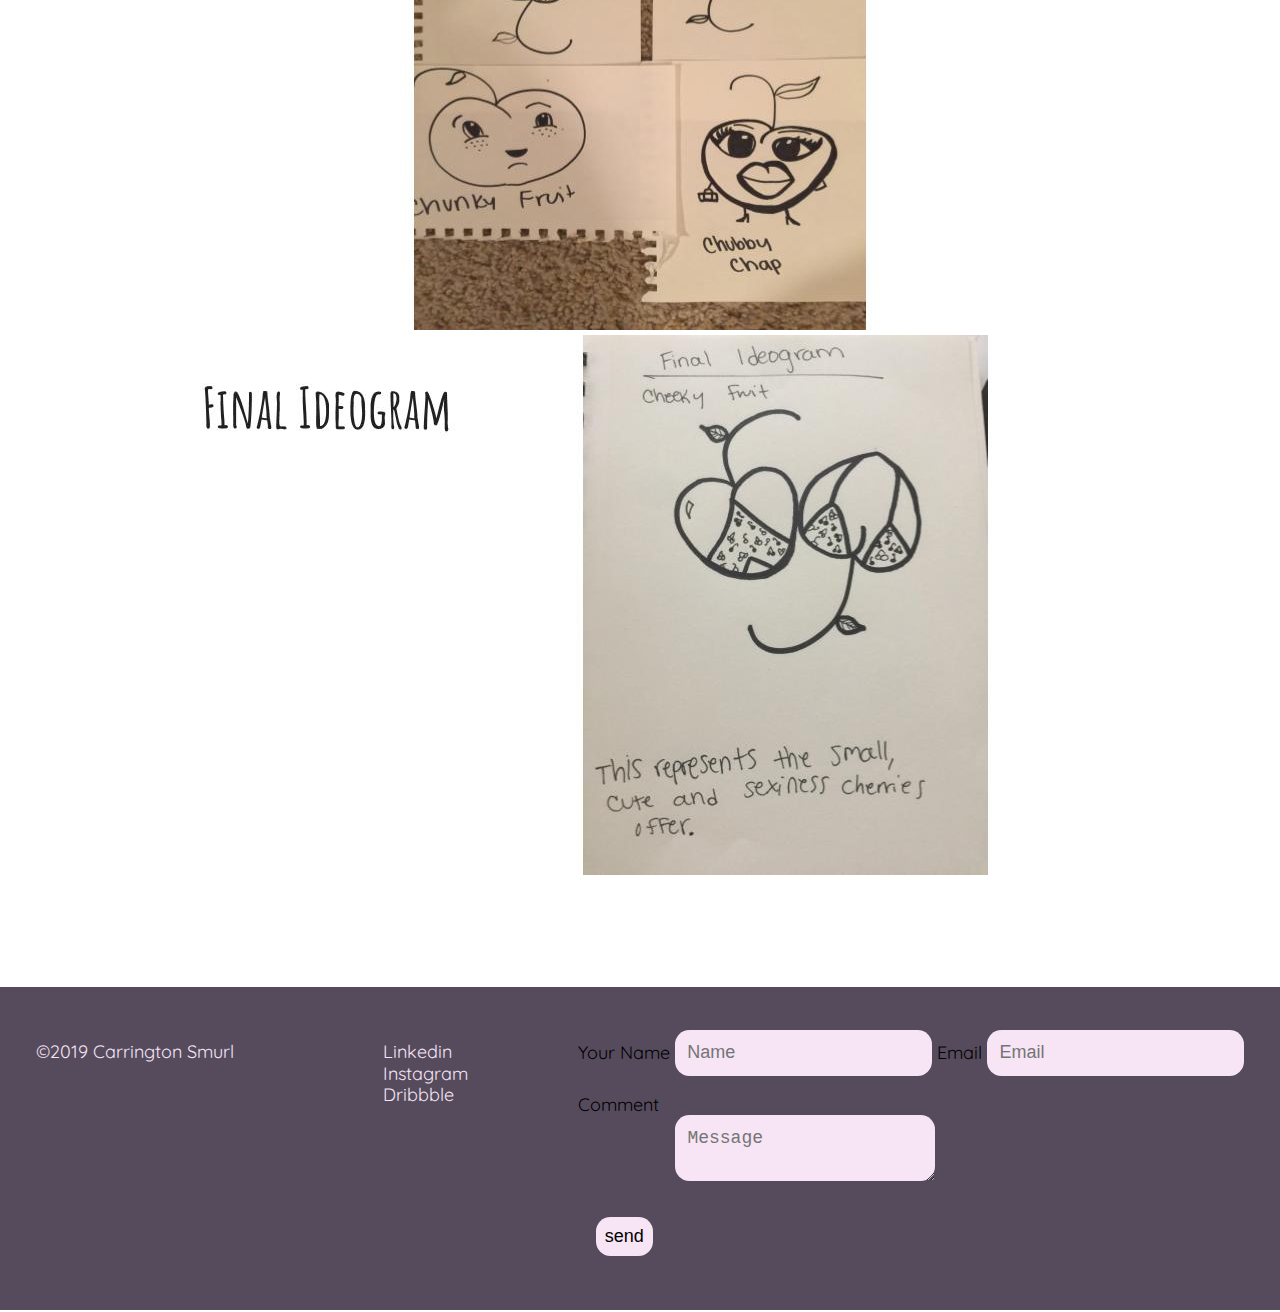
<file: ideogram.html>
<!DOCTYPE html>
<html lang="en-us">
<head>

	<link href="https://fonts.googleapis.com/css?family=Quicksand" rel="stylesheet">
	<title> Carrington S. Website </title>
	<link rel="stylesheet" href="main.css">
	<meta charset="utf-8">
	<meta name="viewport" content="width=device-width">
	
</head>
<body>
<header> 
	<img src="images/logo.png" class="logo-icon">

	<nav class="header-nav">
		<ul>
			<li><a href="index.html">About</a></li>
			<li><a href="portfolio.html">Portfolio</a></li>
			<li><a href="resume.html">Resume</a></li>
			<li><a href="contact.html">Contact</a></li>
		</ul>
	</nav>
</header>
<main>

	<h1>Branding Development Project</h1>
	<p class="description">We created a brand for fruit, I used cherries, and created the company Cheeky Fruit- a Bikini company that makes fruit inspired clothing.</p>

<div class="slides">

	
	<img src="images/portfolio-pieces/ideogram/1.jpg" alt="title slide">
	<img src="images/portfolio-pieces/ideogram/2.jpg" alt="slide">
	<img src="images/portfolio-pieces/ideogram/3.jpg" alt="slide">
	<img src="images/portfolio-pieces/ideogram/4.jpg" alt="slide">
	<img src="images/portfolio-pieces/ideogram/5.jpg" alt="slide">
	<img src="images/portfolio-pieces/ideogram/6.jpg" alt="slide">
	<img src="images/portfolio-pieces/ideogram/7.jpg" alt="slide">

</div>









</main>
<footer>

		<form action="https://formspree.io/smurlcarrie@gmail.com" method="POST">
			<label for="name">Your Name</label>
			<input type="text" name="name" placeholder="Name" id="name">

			<label for="em">Email</label>
			<input type="email" name="_replyto" placeholder="Email" id="em">

			<div>

			<label for="com" class="comment">Comment</label>
			<textarea name="comment" placeholder="Message" id="com"></textarea>

			</div>

			<input type="submit" value="send" label="send">

		</form>

		

	   
		<ul class="social">
	        <li><a href="www.linkedin.com/in/carrington-s-5b67a8b3">Linkedin</a></li>
	        <li><a href="https://www.instagram.com/carrington_smurl/?hl=en">Instagram</a></li>
	        <li><a href="https://dribbble.com/carrington">Dribbble</a></li>
		</ul>
	


		<div class="copyright">
			&copy;2019 Carrington Smurl
		</div>

</footer>


</body>
</html>
</file>
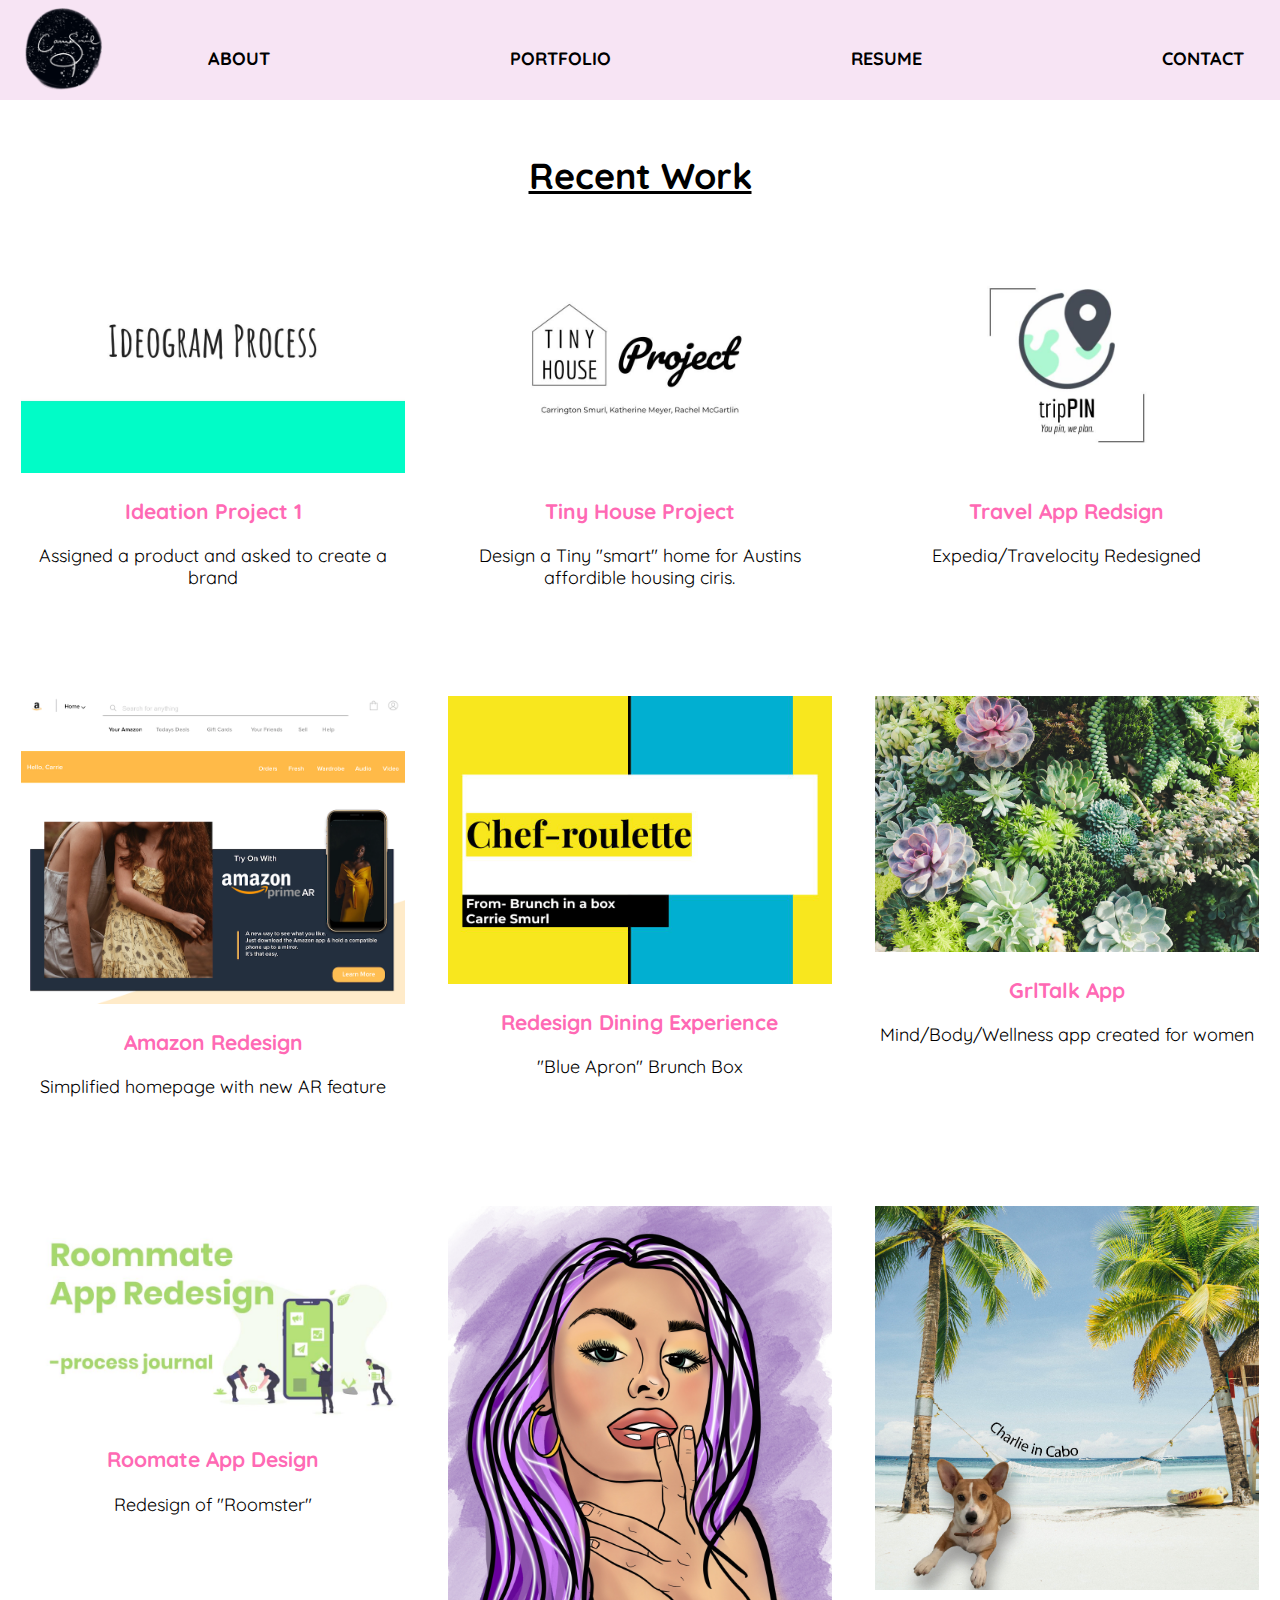
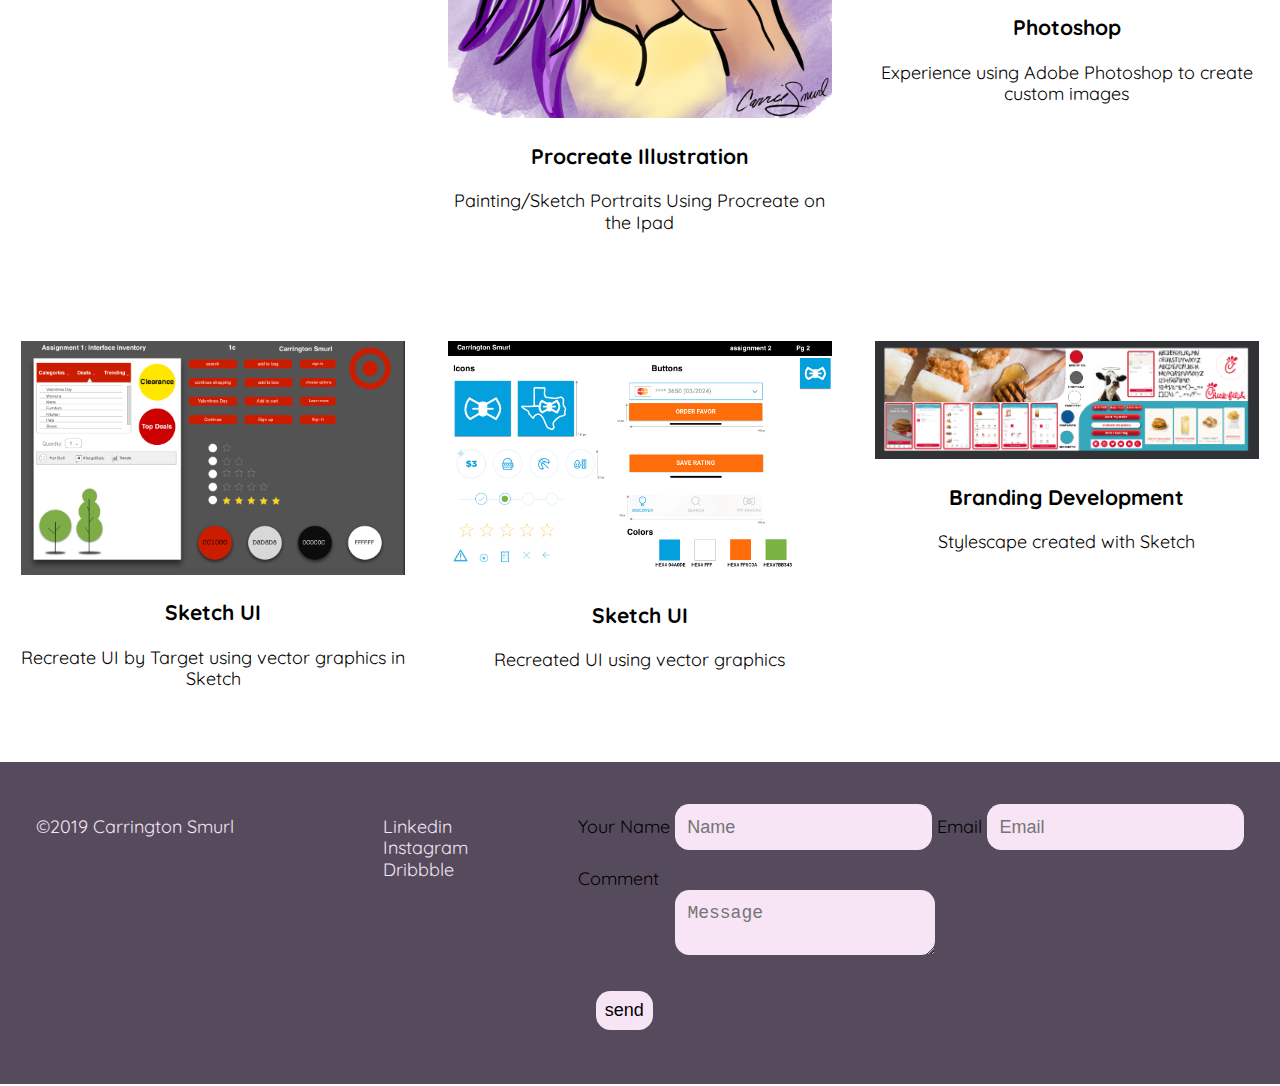
<file: portfolio.html>
<!DOCTYPE html>
<html lang="en-us">
<head>
	<link href="https://fonts.googleapis.com/css?family=Quicksand" rel="stylesheet">
	<title> Carrington S. Website </title>
	<link rel="stylesheet" href="main.css">
	<meta charset="utf-8">
	<meta name="viewport" content="width=device-width">
</head>
<body>
<header> 
	<img src="images/logo.png" class="logo-icon">

	<nav class="header-nav">
		<ul>
			<li><a href="index.html">About</a></li>
			<li><a href="portfolio.html">Portfolio</a></li>
			<li><a href="resume.html">Resume</a></li>
			<li><a href="contact.html">Contact</a></li>
		</ul>
	</nav>
</header>
<main class="portfolio">
	<h1> Recent Work </h1>

		
			<div class="recent-posts-list">

				<section class="recent-posts-item">
					<a href="ideogram.html"><img src="images/portfolio-pieces/ideogram/1.jpg" alt="title slide"></a>

					<h3><a href="ideogram.html">Ideation Project 1</a></h3>
					
					<p>Assigned a product and asked to create a brand</p>

				</section>

				<section class="recent-posts-item">
					<a href="tinyhouse.html"><img src="images/portfolio-pieces/tinyhouse/title.jpg" alt="title slide"></a>

					<h3><a href="tinyhouse.html">Tiny House Project</a></h3>
					
					
					<p>Design a Tiny "smart" home for Austins affordible housing ciris.</p>

				</section>




				<section class="recent-posts-item">
					<a href="trippin.html"><img src="images/portfolio-pieces/trip-pin/1.jpg" alt="slide"></a>

					<h3><a href="trippin.html">Travel App Redsign</a></h3>
					
					<p>Expedia/Travelocity Redesigned</p>

				</section>




				<section class="recent-posts-item">
					<a href="amazon.html"><img src="images/portfolio-pieces/amazon_title.jpg" alt="amazon title page"></a>

					<h3><a href="amazon.html">Amazon Redesign</a></h3>
					<p>Simplified homepage with new AR feature</p>
					

				</section>




				<section class="recent-posts-item">
					<a href="brunchbox.html"><img src="images/portfolio-pieces/chef/1.jpg" alt="title slide"></a>

					<h3><a href="brunchbox.html">Redesign Dining Experience</a></h3>
					
					<p>"Blue Apron" Brunch Box</p>

				</section>





				<section class="recent-posts-item">
					<a href="grltalk.html"><img src="images/succ.jpg" alt="plants"></a>

					<h3><a href="grltalk.html">GrlTalk App</a></h3>
					
					<p>Mind/Body/Wellness app created for women</p>

				</section>





				<section class="recent-posts-item">
					<a href="roomate.html"><img src="images/portfolio-pieces/roomate/1.jpg" alt="title slide"></a>

					<h3><a href="roomate.html">Roomate App Design</a></h3>
					
					<p>Redesign of "Roomster"</p>

				</section>







				<section class="recent-posts-item">
					<img src="images/portfolio-pieces/procreate_girl.jpg" alt="painting of girl">

					<h3>Procreate Illustration</h3>
					
					<p>Painting/Sketch Portraits Using Procreate on the Ipad</p>

				</section>

					<section class="recent-posts-item">
					<img src="images/portfolio-pieces/charlieonbeach.jpg" alt="puppy on beach">

					<h3>Photoshop</h3>
					
					<p>Experience using Adobe Photoshop to create custom images</p>

				</section>

					<section class="recent-posts-item">
					<img src="images/portfolio-pieces/target_ui.jpg" alt="UI of Target">

					<h3>Sketch UI</h3>
					
					<p>Recreate UI by Target using vector graphics in Sketch</p>

				</section>

					<section class="recent-posts-item">
					<img src="images/portfolio-pieces/favor_ui_redone.jpg" alt="Favor UI">

					<h3>Sketch UI</h3>
					
					<p>Recreated UI using vector graphics</p>

				</section>

					<section class="recent-posts-item">
					<img src="images/portfolio-pieces/stylescape.jpg" alt="chickfila branding">

					<h3>Branding Development</h3>
					
					<p>Stylescape created with Sketch</p>

				</section>

					
			
			</div>






<footer>


		<form action="https://formspree.io/smurlcarrie@gmail.com" method="POST">
			<label for="name">Your Name</label>
			<input type="text" name="name" placeholder="Name" id="name">

			<label for="em">Email</label>
			<input type="email" name="_replyto" placeholder="Email" id="em">

			<div>

			<label for="com" class="comment">Comment</label>
			<textarea name="comment" placeholder="Message" id="com"></textarea>

			</div>

			<input type="submit" value="send" label="send">

		</form>


	   
		<ul class="social">
	        <li><a href="www.linkedin.com/in/carrington-s-5b67a8b3">Linkedin</a></li>
	        <li><a href="https://www.instagram.com/carrington_smurl/?hl=en">Instagram</a></li>
	        <li><a href="https://dribbble.com/carrington">Dribbble</a></li>
		</ul>
	


		<div class="copyright">
			&copy;2019 Carrington Smurl
		</div>

</footer>

</body>
</html>
</file>
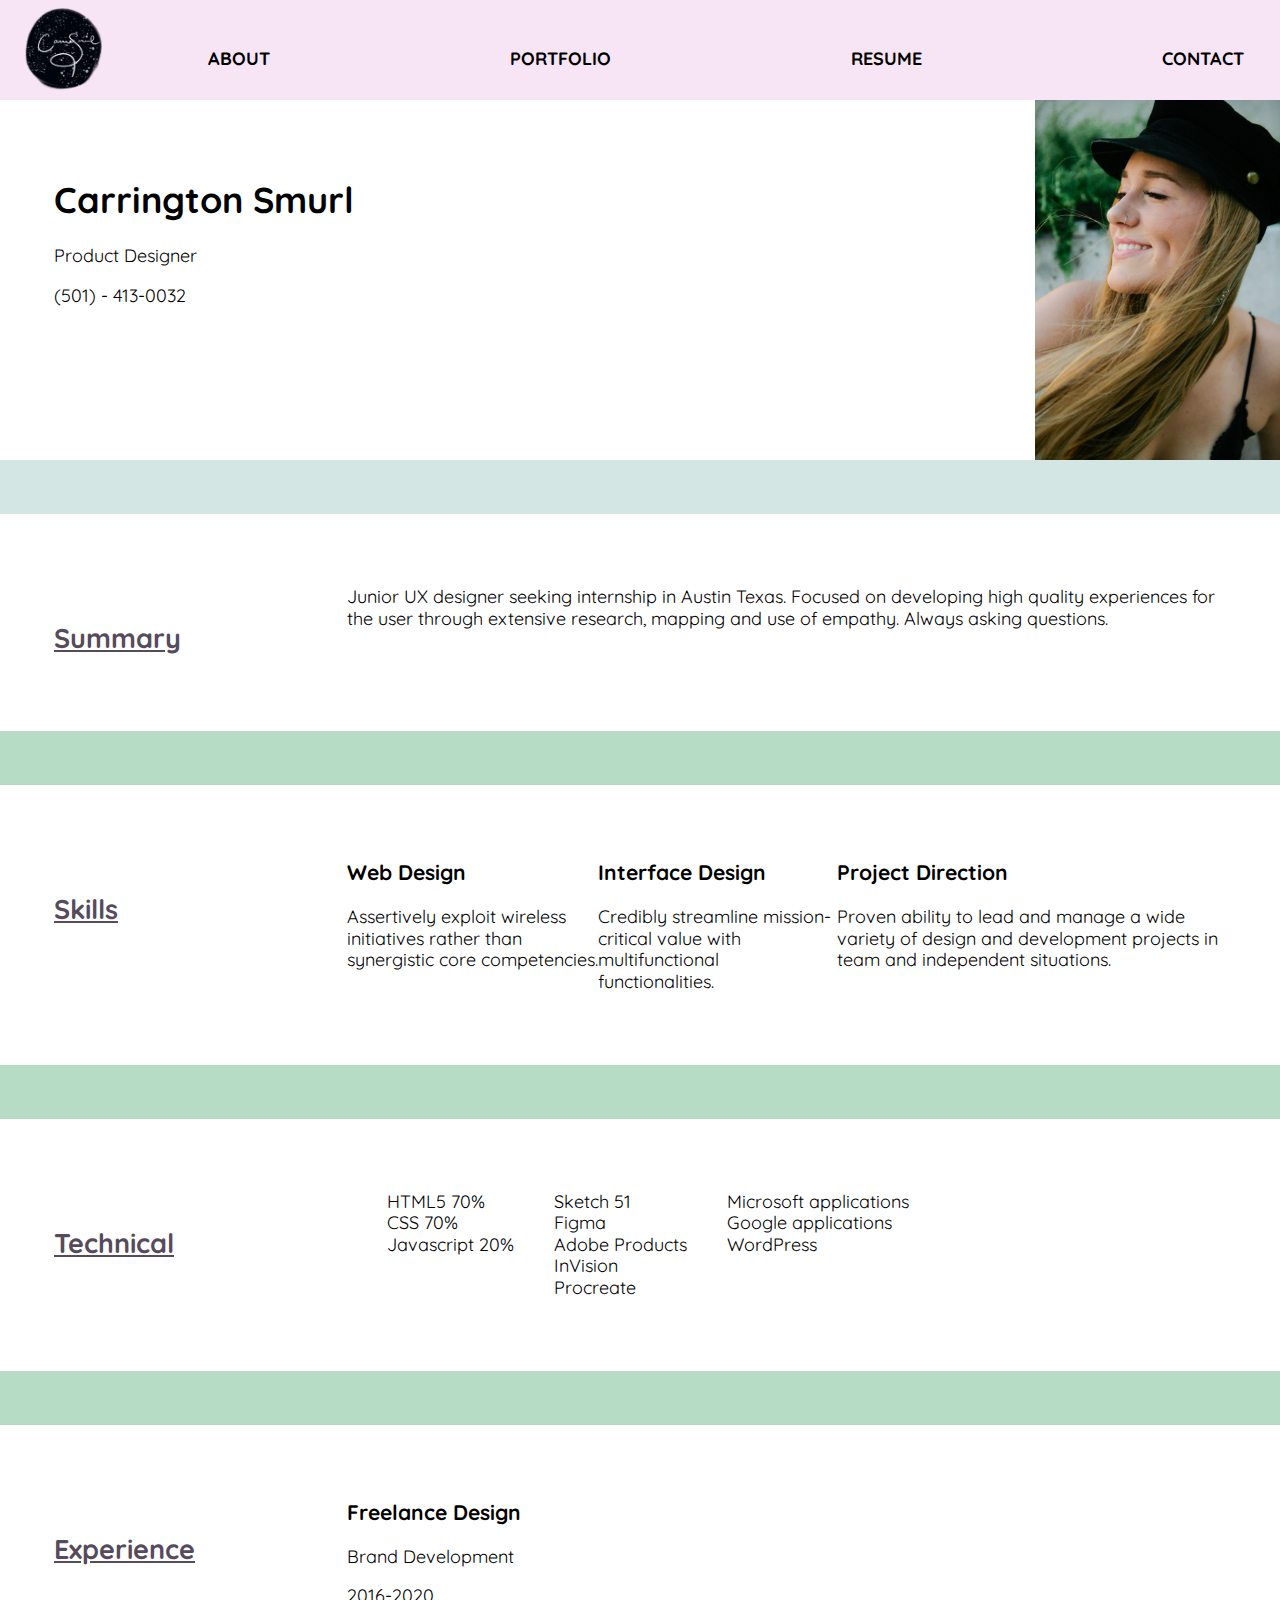
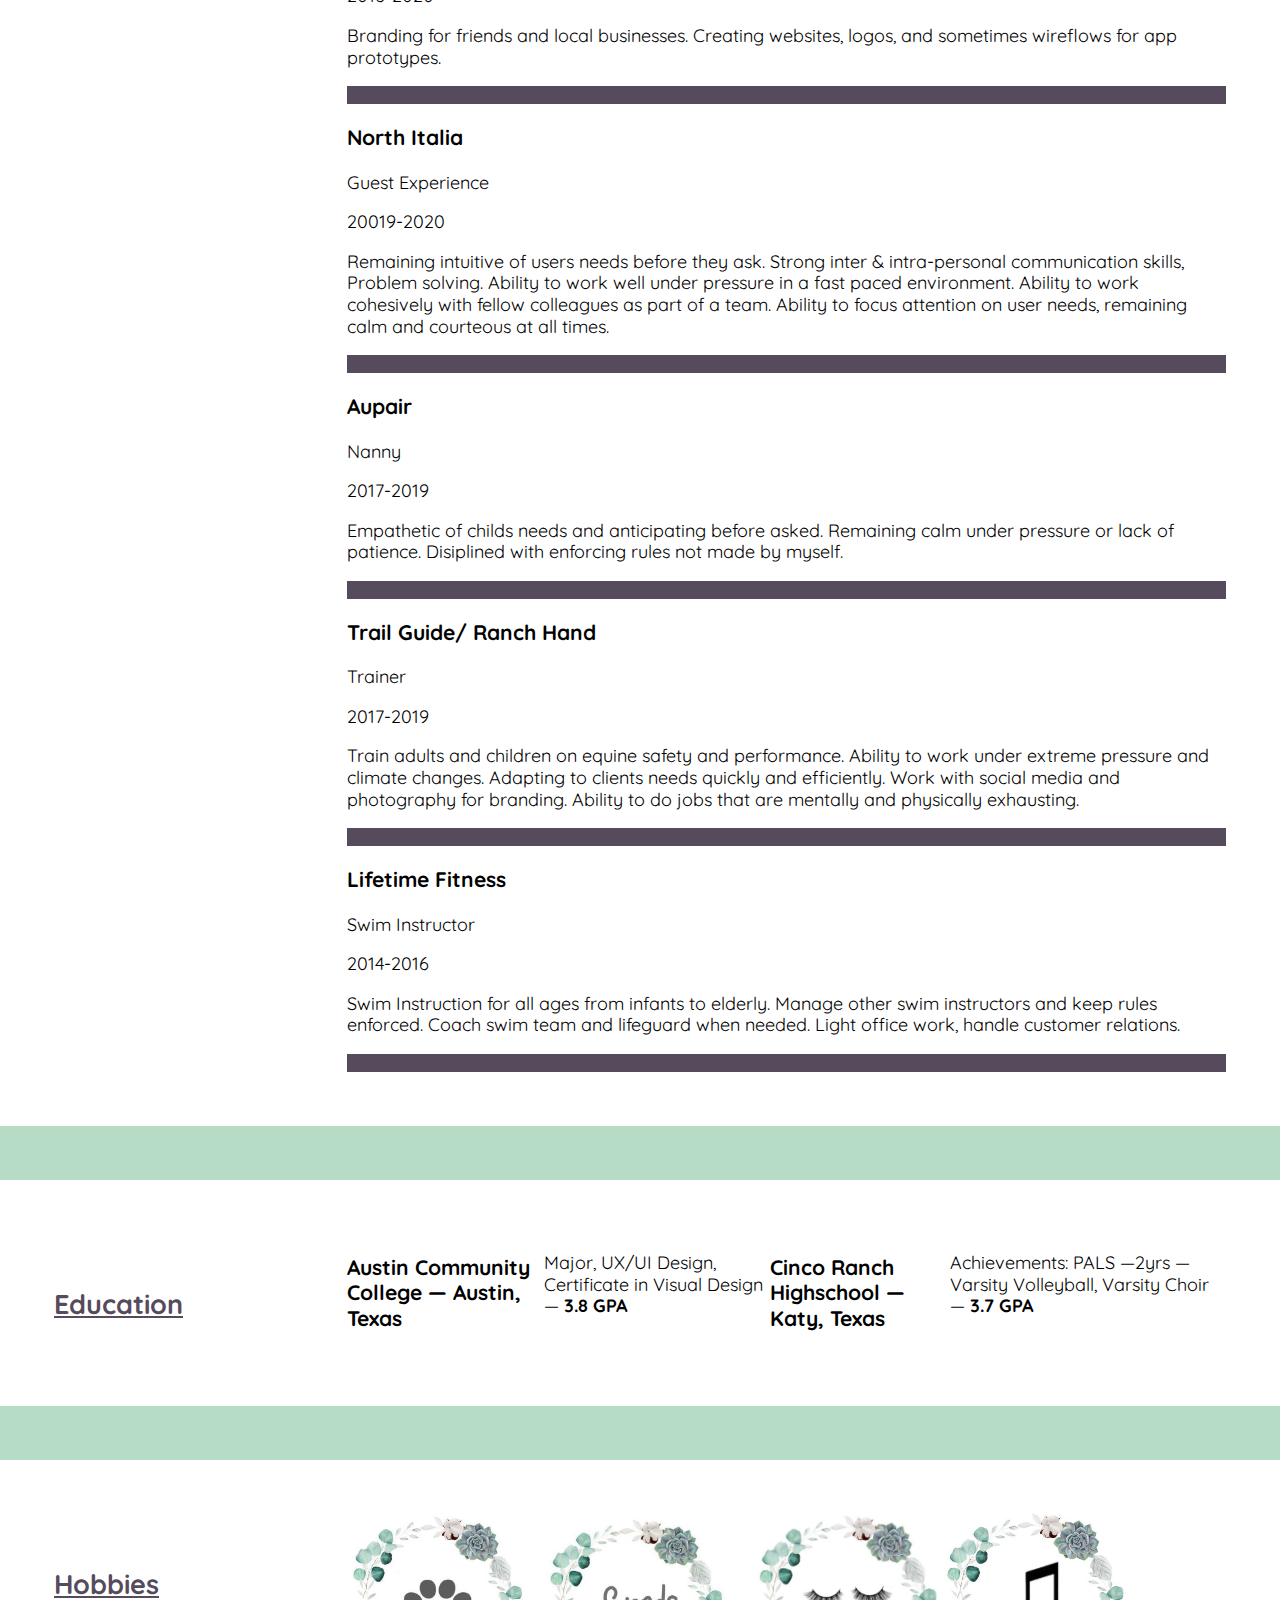
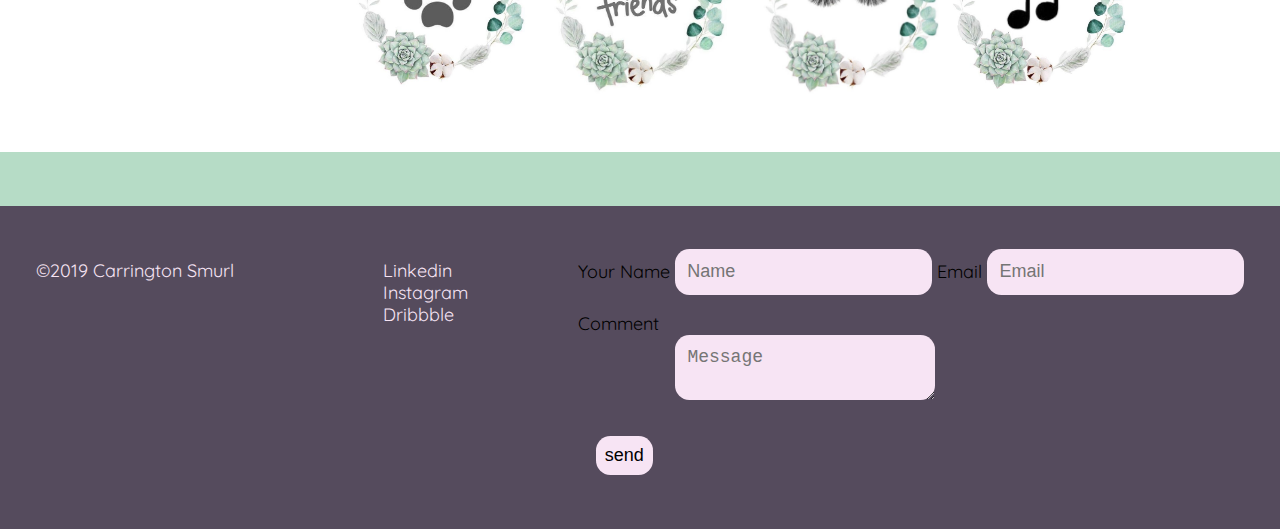
<file: resume.html>
<!DOCTYPE html>
<html lang="en-us">
<head>

	<link href="https://fonts.googleapis.com/css?family=Quicksand" rel="stylesheet">
	<title> Carrington S. Website </title>
	<link rel="stylesheet" href="main.css">
	<meta charset="utf-8">
	<meta name="viewport" content="width=device-width">
	
</head>
<body>
<header> 
	<img src="images/logo.png" class="logo-icon">

	<nav class="header-nav">
		<ul>
			<li><a href="index.html">About</a></li>
			<li><a href="portfolio.html">Portfolio</a></li>
			<li><a href="resume.html">Resume</a></li>
			<li><a href="contact.html">Contact</a></li>
		</ul>
	</nav>
</header>
<main class="resume">
	<div class="resume-intro">
		<img src="images/sideprofile.jpg" alt="carrie posing" class="side-profile">
		<div class="resume-title">
			<h1>Carrington Smurl</h1>
			<p> Product Designer</p>
			<p>(501) - 413-0032</p>
		</div>
	</div>



		<section>

			<h2>Summary</h2>
		
			<p>Junior UX designer seeking internship in Austin Texas. Focused on developing high quality experiences for the user through extensive research, mapping and use of empathy. Always asking questions.</p>

		</section>
		<section>

			<h2>Skills</h2>

			<div>
				<h3>Web Design</h3>
				<p>Assertively exploit wireless initiatives rather than synergistic core competencies.	</p>
			</div>

			<div>
				<h3>Interface Design</h3>
				<p>Credibly streamline mission-critical value with multifunctional functionalities.</p>
			</div>
			
			<div>
				<h3>Project Direction</h3>
				<p>Proven ability to lead and manage a wide variety of design and development projects in team and independent situations.</p>
			</div>
		</section>
		<section>

			<h2>Technical</h2>
		
			<ul class="talent">
				<li>HTML5 70%</li>
				<li>CSS 70%</li>
				<li class="last">Javascript 20%</li>
			</ul>

			<ul class="talent">
				<li>Sketch 51</li>
				<li>Figma</li>
				<li>Adobe Products</li>
				<li>InVision</li>
				<li class="last">Procreate</li>
			</ul>

			<ul class="talent">
				<li>Microsoft applications</li>
				<li>Google applications</li>
				<li class="last">WordPress</li>
			</ul>
		
		</section>
		<section>

			<h2>Experience</h2>

			<div>
				<div class="job">
					<h3>Freelance Design</h3>
					<p>Brand Development</p>
					<p>2016-2020</p>
					<p>Branding for friends and local businesses. Creating websites, logos, and sometimes wireflows for app prototypes. </p>
				</div>
			
				<div class="job">
					<h3>North Italia</h3>
					<p>Guest Experience</p>
					<p>20019-2020</p>
					<p> Remaining intuitive of users needs before they ask.
						Strong inter &amp; intra-personal communication skills,
						Problem solving.
						Ability to work well under
						pressure in a fast paced
						environment.
						Ability to work cohesively with
						fellow colleagues as part of a
						team.
						Ability to focus attention on
						user needs, remaining calm and
						courteous at all times. </p>
				</div>

				<div class="job">
					<h3>Aupair</h3>
					<p>Nanny</p>
					<p>2017-2019</p>
					<p>Empathetic of childs needs and anticipating before asked. Remaining calm under pressure or lack of patience. Disiplined with enforcing rules not made by myself.  </p>
				</div>

				<div class="job">
					<h3>Trail Guide/ Ranch Hand</h3>
					<p>Trainer</p>
					<p>2017-2019</p>
					<p>Train adults and children on equine safety and performance. Ability to work under extreme pressure and climate changes. Adapting to clients needs quickly and efficiently. Work with social media and photography for branding. Ability to do jobs that are mentally and physically exhausting. </p>
				</div>

				<div class="job">
					<h3>Lifetime Fitness</h3>
					<p>Swim Instructor</p>
					<p>2014-2016</p>
					<p>Swim Instruction for all ages from infants to elderly. Manage other swim instructors and keep rules enforced. Coach swim team and lifeguard when needed. Light office work, handle customer relations.</p>
				</div>
			</div>
	
		</section>
		<section>

			<h2>Education</h2>
		
			<h3>Austin Community College &mdash; Austin, Texas</h3>
			<p>Major, UX/UI Design, Certificate in Visual Design &mdash; <strong>3.8 GPA</strong> </p>
		
			<h3>Cinco Ranch Highschool &mdash; Katy, Texas</h3>
			<p> Achievements: PALS &mdash;2yrs &mdash; Varsity Volleyball, Varsity Choir &mdash; <strong>3.7 GPA</strong> </p>

		</section>

			<section>

				<h2>Hobbies</h2>
				<div class="hobbies-div">
					<img src="images/pup.jpeg" alt="paw" class="hobbies">
					<img src="images/friends.jpeg" alt="paw" class="hobbies">
					<img src="images/lashes.png" alt="paw" class="hobbies">
					<img src="images/music.jpeg" alt="paw" class="hobbies">
				</div>
			

			</section>
						



</main>
<footer>



		
		
		<form action="https://formspree.io/smurlcarrie@gmail.com" method="POST">
			<label for="name">Your Name</label>
			<input type="text" name="name" placeholder="Name" id="name">

			<label for="em">Email</label>
			<input type="email" name="_replyto" placeholder="Email" id="em">

			<div>

			<label for="com" class="comment">Comment</label>
			<textarea name="comment" placeholder="Message" id="com"></textarea>

			</div>

			<input type="submit" value="send" label="send">

		</form>

	   
		<ul class="social">
	        <li><a href="www.linkedin.com/in/carrington-s-5b67a8b3">Linkedin</a></li>
	        <li><a href="https://www.instagram.com/carrington_smurl/?hl=en">Instagram</a></li>
	        <li><a href="https://dribbble.com/carrington">Dribbble</a></li>
		</ul>
	


		<div class="copyright">
			&copy;2019 Carrington Smurl
		</div>

</footer>


</body>
</html>
</file>
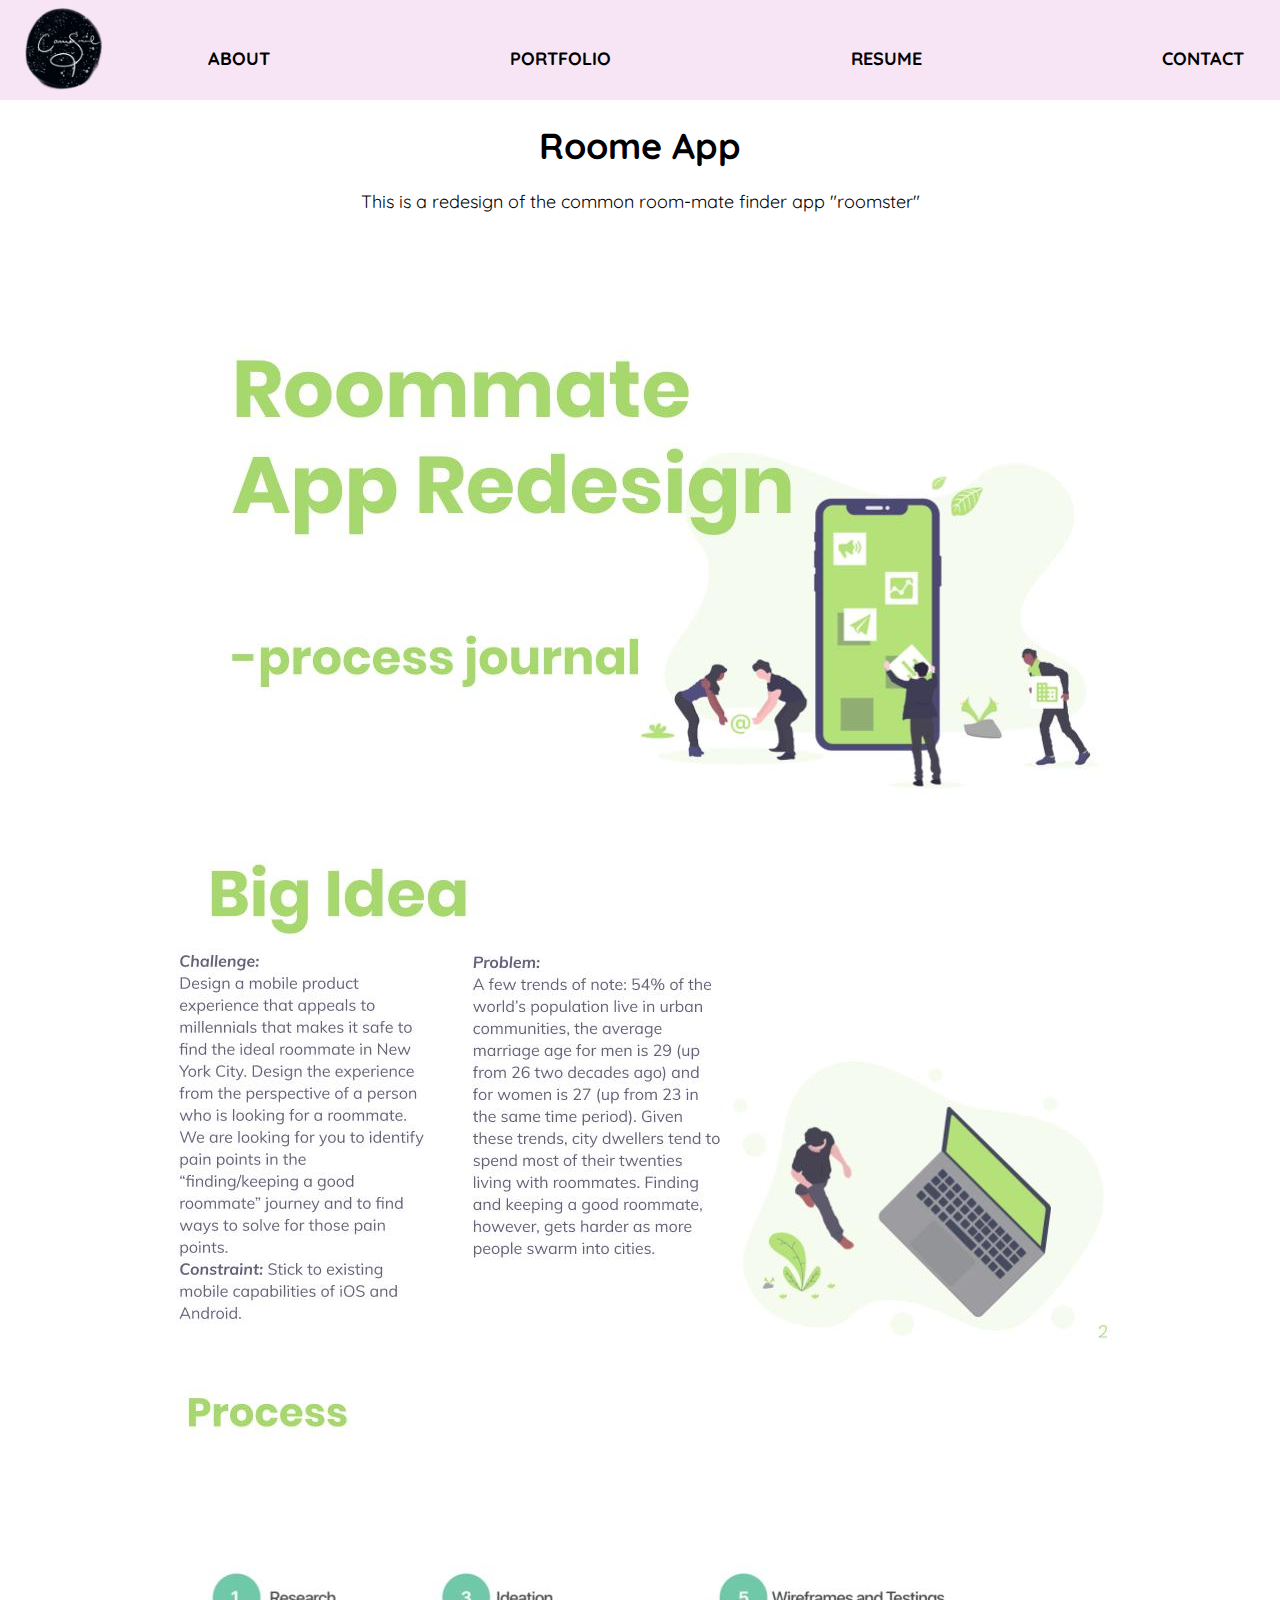
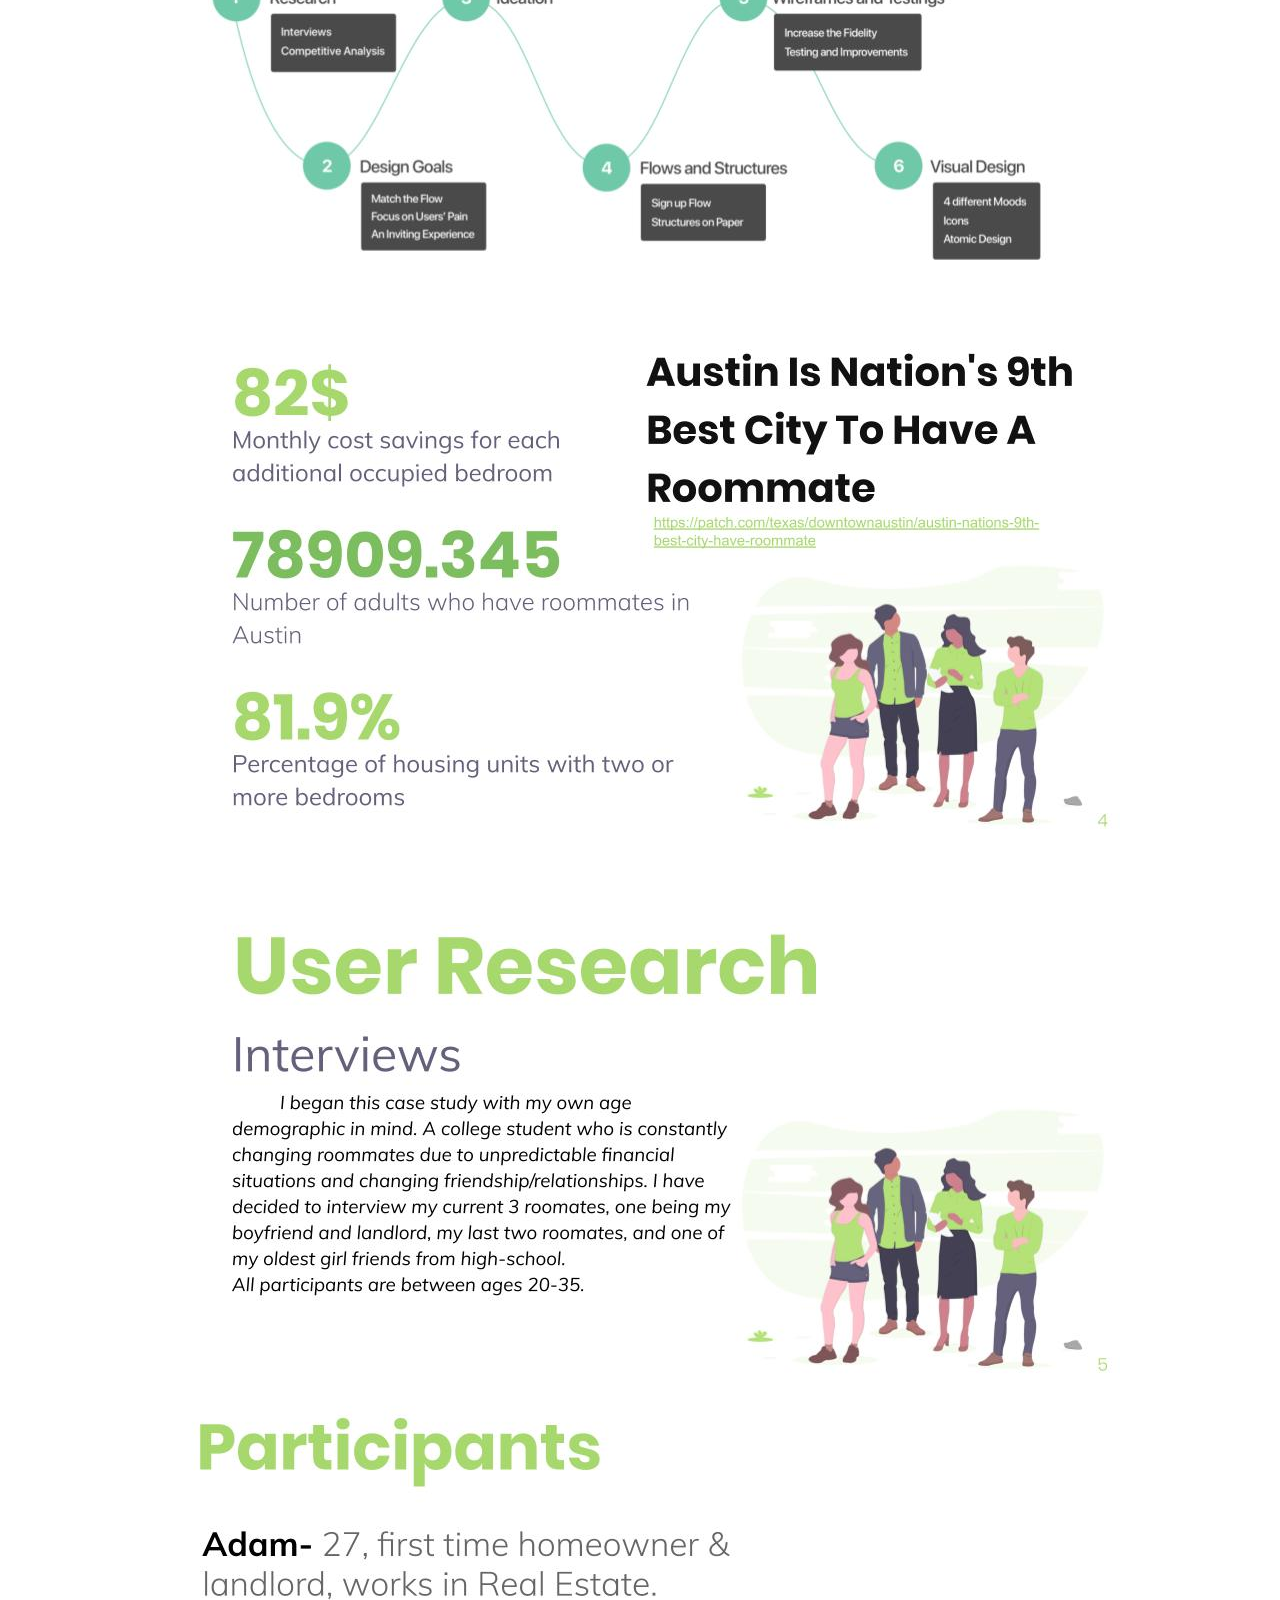
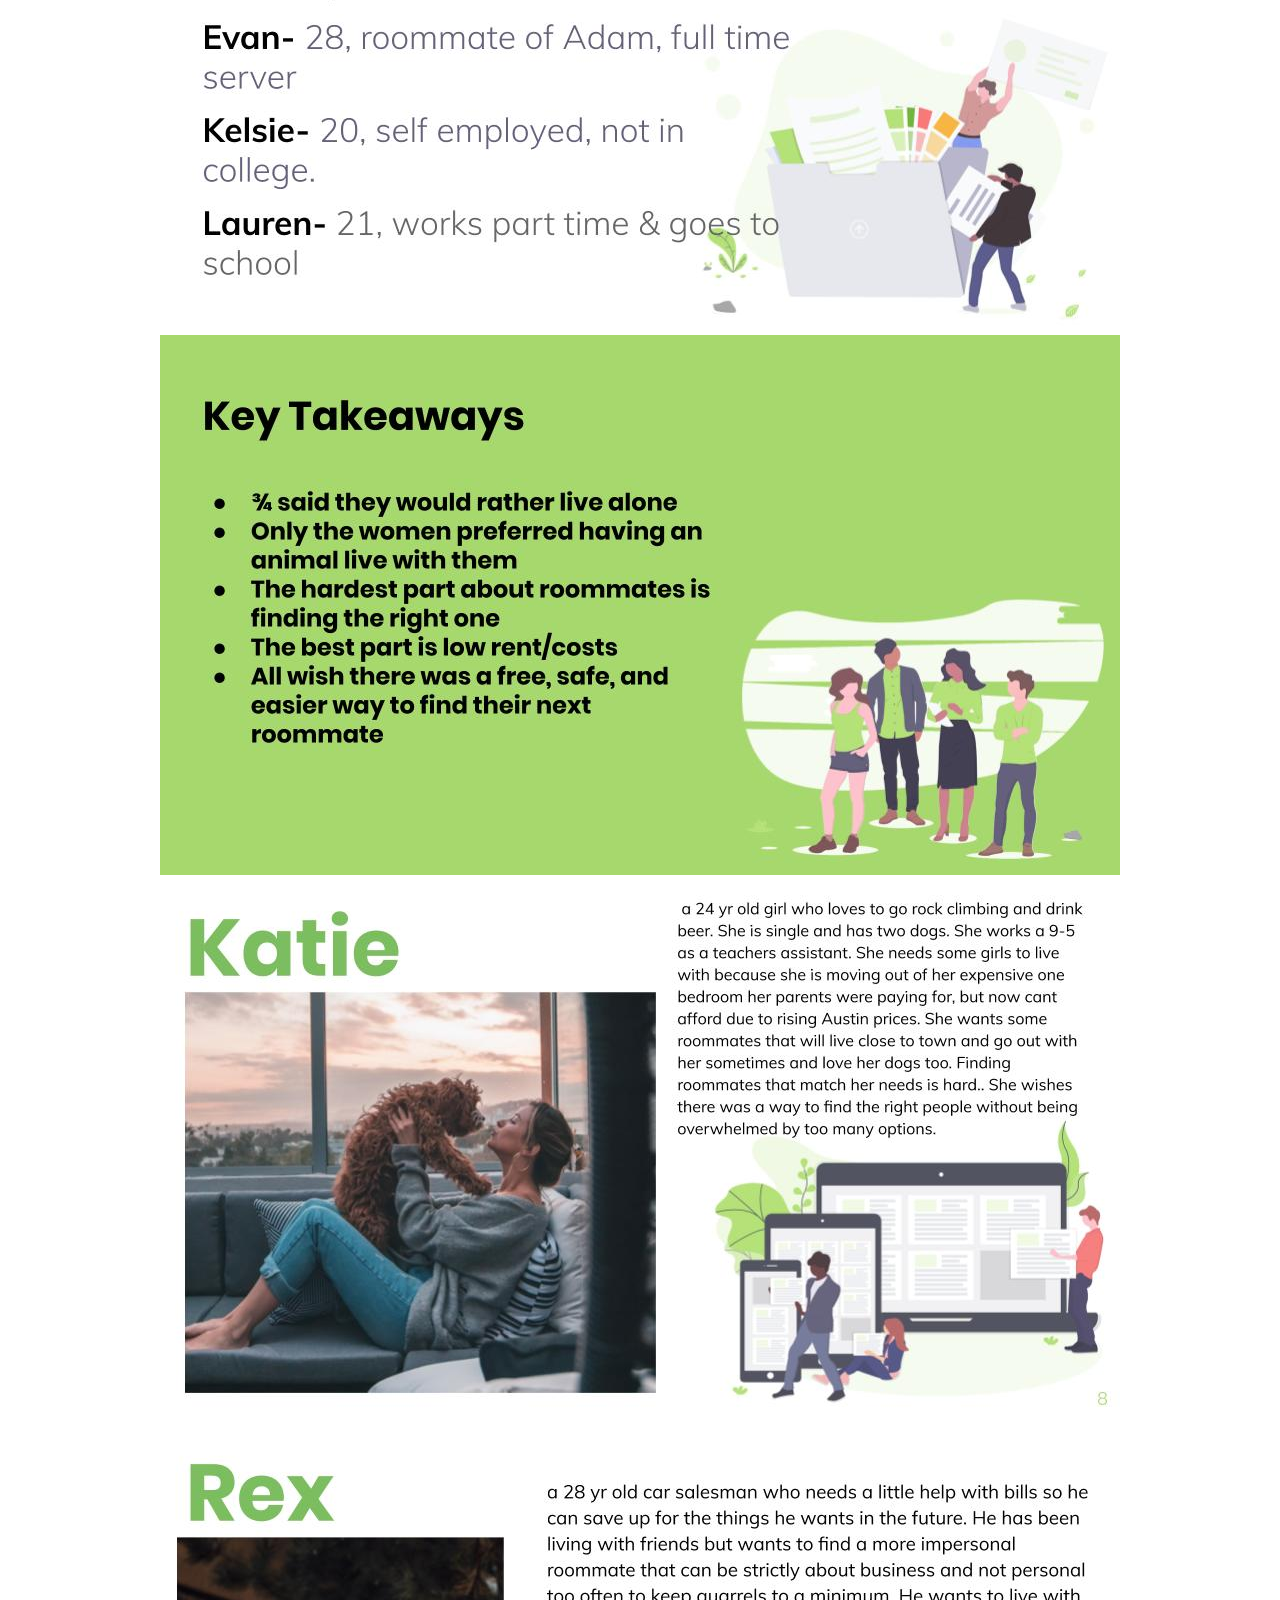
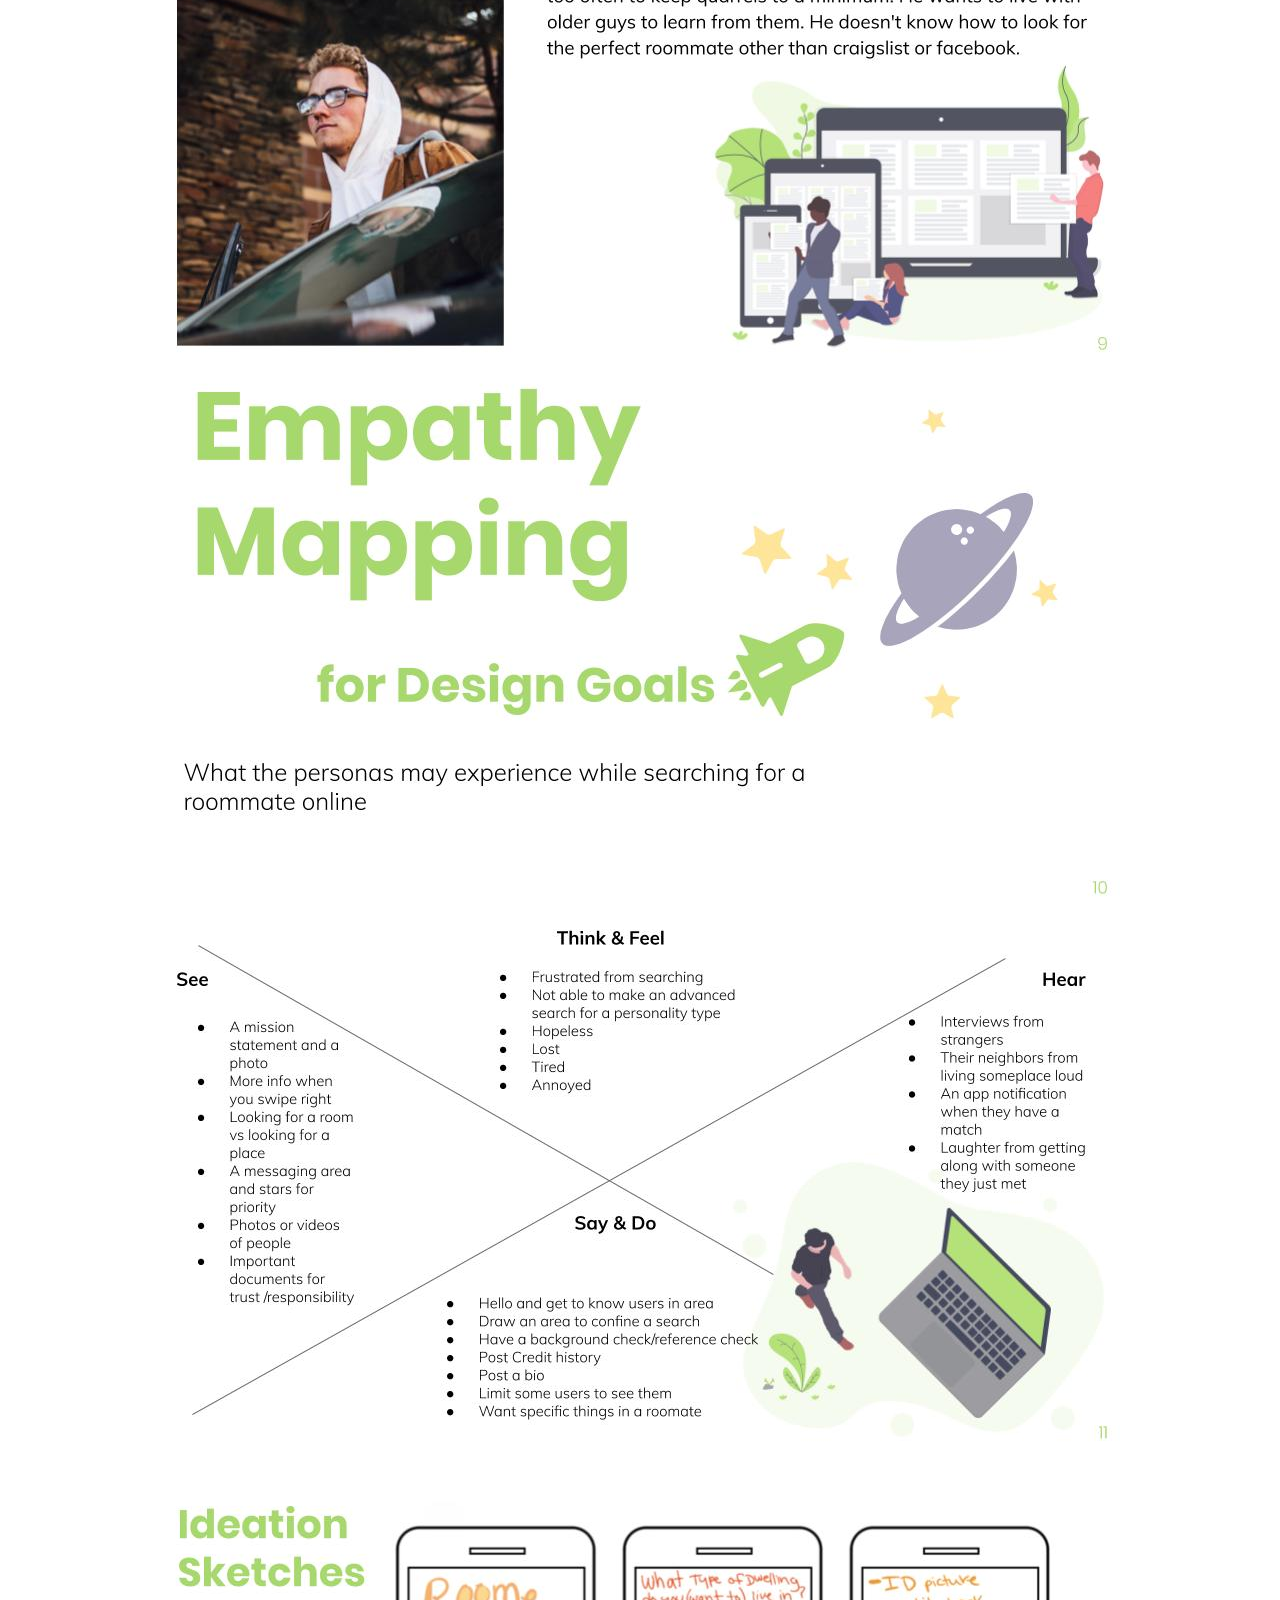
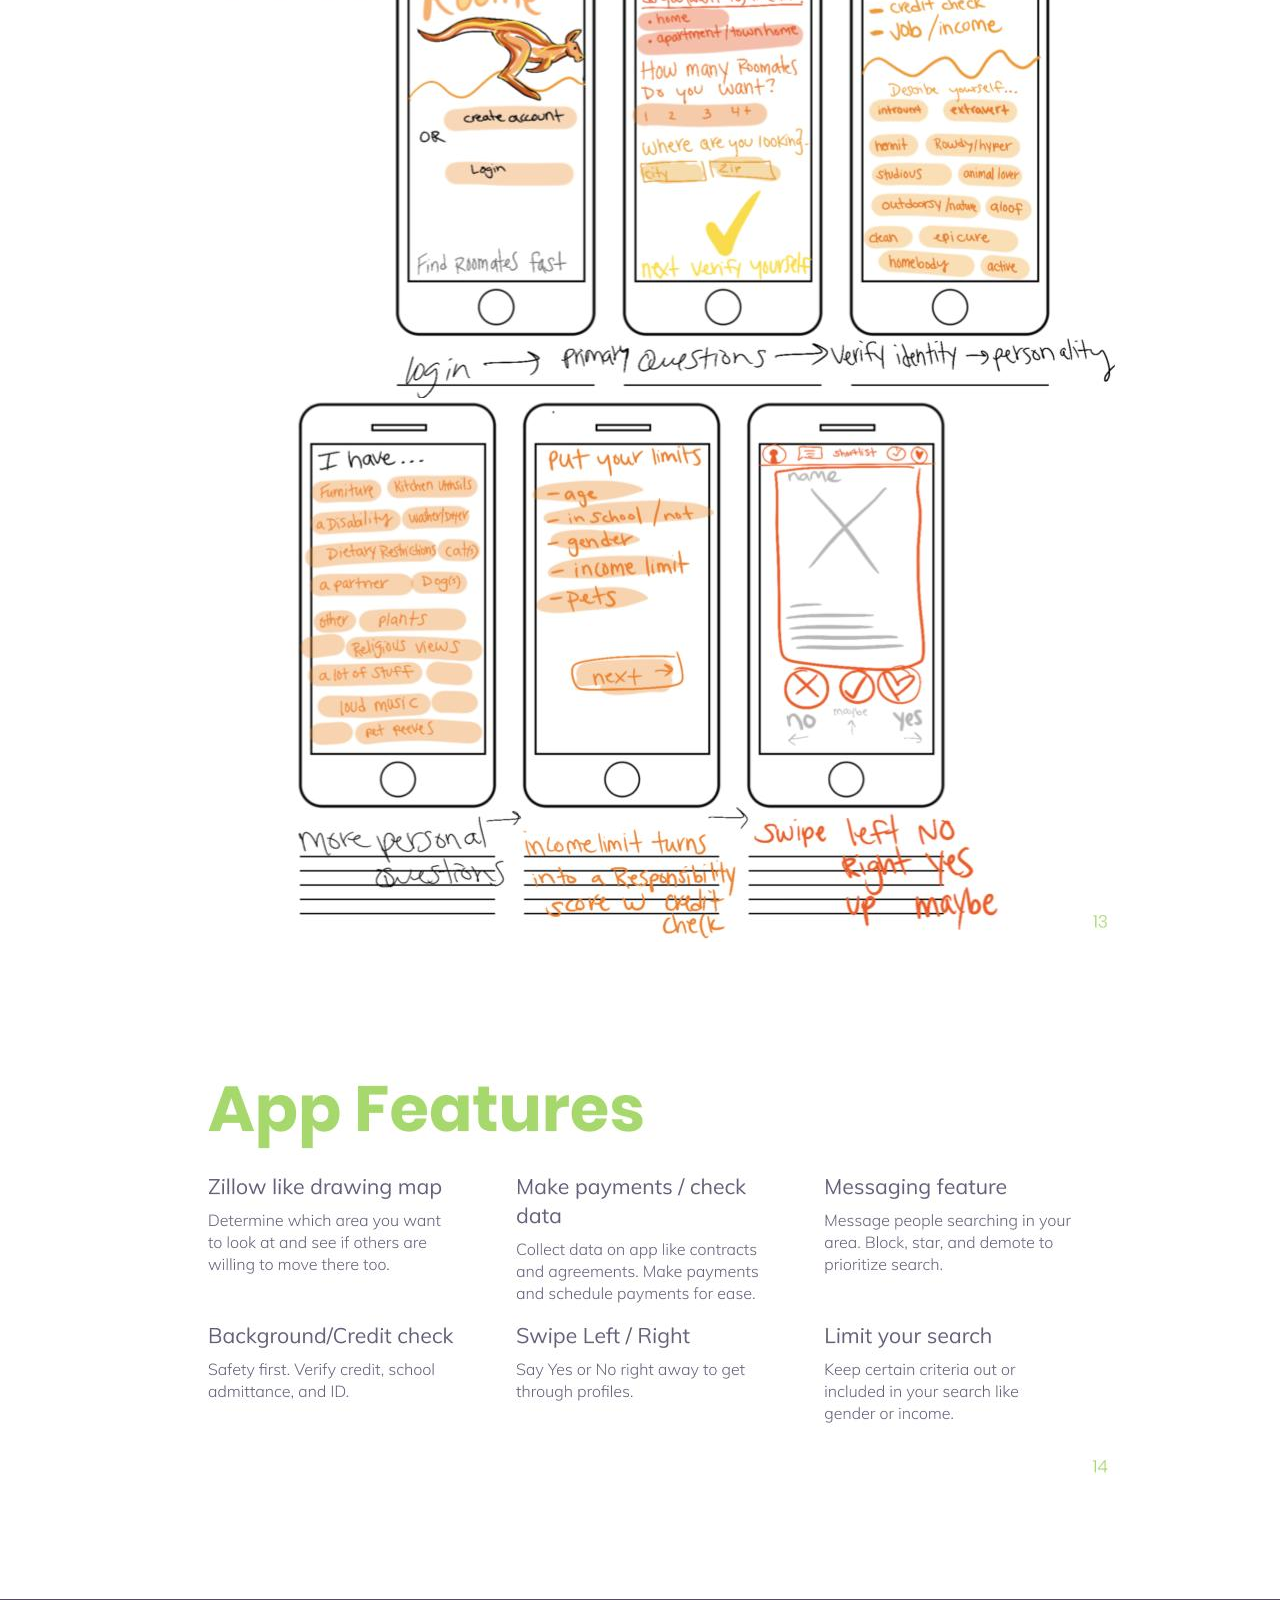
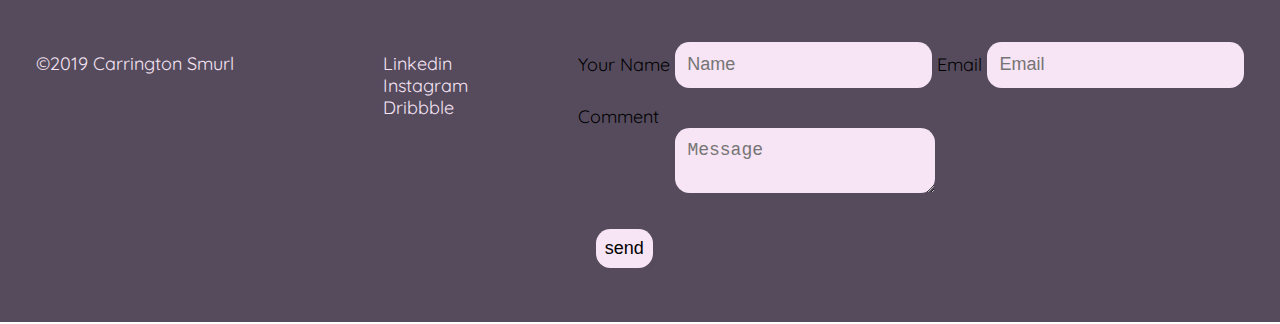
<file: roomate.html>
<!DOCTYPE html>
<html lang="en-us">
<head>

	<link href="https://fonts.googleapis.com/css?family=Quicksand" rel="stylesheet">
	<title> Carrington S. Website </title>
	<link rel="stylesheet" href="main.css">
	<meta charset="utf-8">
	<meta name="viewport" content="width=device-width">
	
</head>
<body>
<header> 
	<img src="images/logo.png" class="logo-icon">

	<nav class="header-nav">
		<ul>
			<li><a href="index.html">About</a></li>
			<li><a href="portfolio.html">Portfolio</a></li>
			<li><a href="resume.html">Resume</a></li>
			<li><a href="contact.html">Contact</a></li>
		</ul>
	</nav>
</header>
<main>

	<h1>Roome App</h1>
	<p class="description">This is a redesign of the common room-mate finder app "roomster"</p>

<div class="slides">

	<img src="images/portfolio-pieces/roomate/1.jpg" alt="title slide">
	<img src="images/portfolio-pieces/roomate/2.jpg" alt="slide">
	<img src="images/portfolio-pieces/roomate/3.jpg" alt="slide">
	<img src="images/portfolio-pieces/roomate/4.jpg" alt="slide">
	<img src="images/portfolio-pieces/roomate/5.jpg" alt="slide">
	<img src="images/portfolio-pieces/roomate/6.jpg" alt="slide">
	<img src="images/portfolio-pieces/roomate/7.jpg" alt="slide">
	<img src="images/portfolio-pieces/roomate/8.jpg" alt="slide">
	<img src="images/portfolio-pieces/roomate/9.jpg" alt="slide">
	<img src="images/portfolio-pieces/roomate/10.jpg" alt="slide">
	<img src="images/portfolio-pieces/roomate/11.jpg" alt="slide">
	<img src="images/portfolio-pieces/roomate/12.jpg" alt="slide">
	<img src="images/portfolio-pieces/roomate/13.jpg" alt="slide">
	<img src="images/portfolio-pieces/roomate/14.jpg" alt="slide">
	

</div>











</main>
<footer>

		<form action="https://formspree.io/smurlcarrie@gmail.com" method="POST">
			<label for="name">Your Name</label>
			<input type="text" name="name" placeholder="Name" id="name">

			<label for="em">Email</label>
			<input type="email" name="_replyto" placeholder="Email" id="em">

			<div>

			<label for="com" class="comment">Comment</label>
			<textarea name="comment" placeholder="Message" id="com"></textarea>

			</div>

			<input type="submit" value="send" label="send">

		</form>

		

	   
		<ul class="social">
	        <li><a href="www.linkedin.com/in/carrington-s-5b67a8b3">Linkedin</a></li>
	        <li><a href="https://www.instagram.com/carrington_smurl/?hl=en">Instagram</a></li>
	        <li><a href="https://dribbble.com/carrington">Dribbble</a></li>
		</ul>
	


		<div class="copyright">
			&copy;2019 Carrington Smurl
		</div>

</footer>


</body>
</html>
</file>
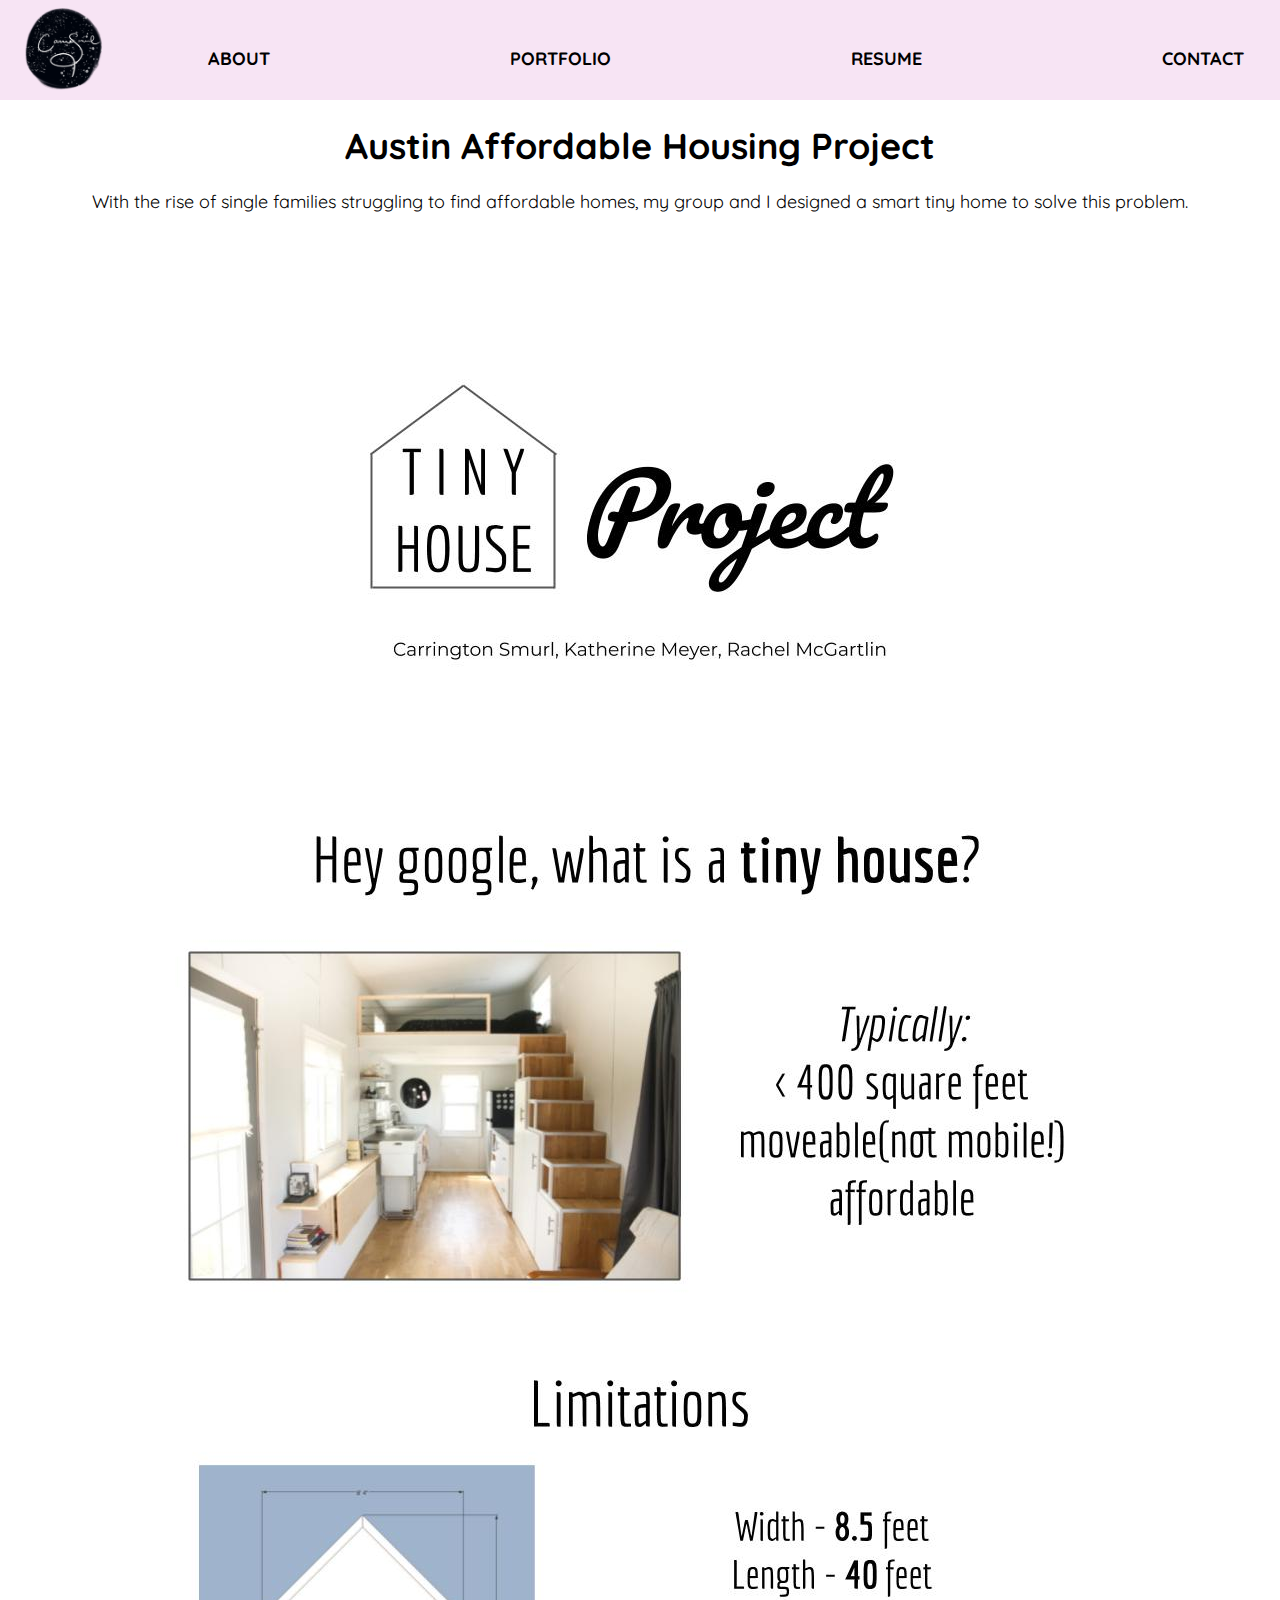
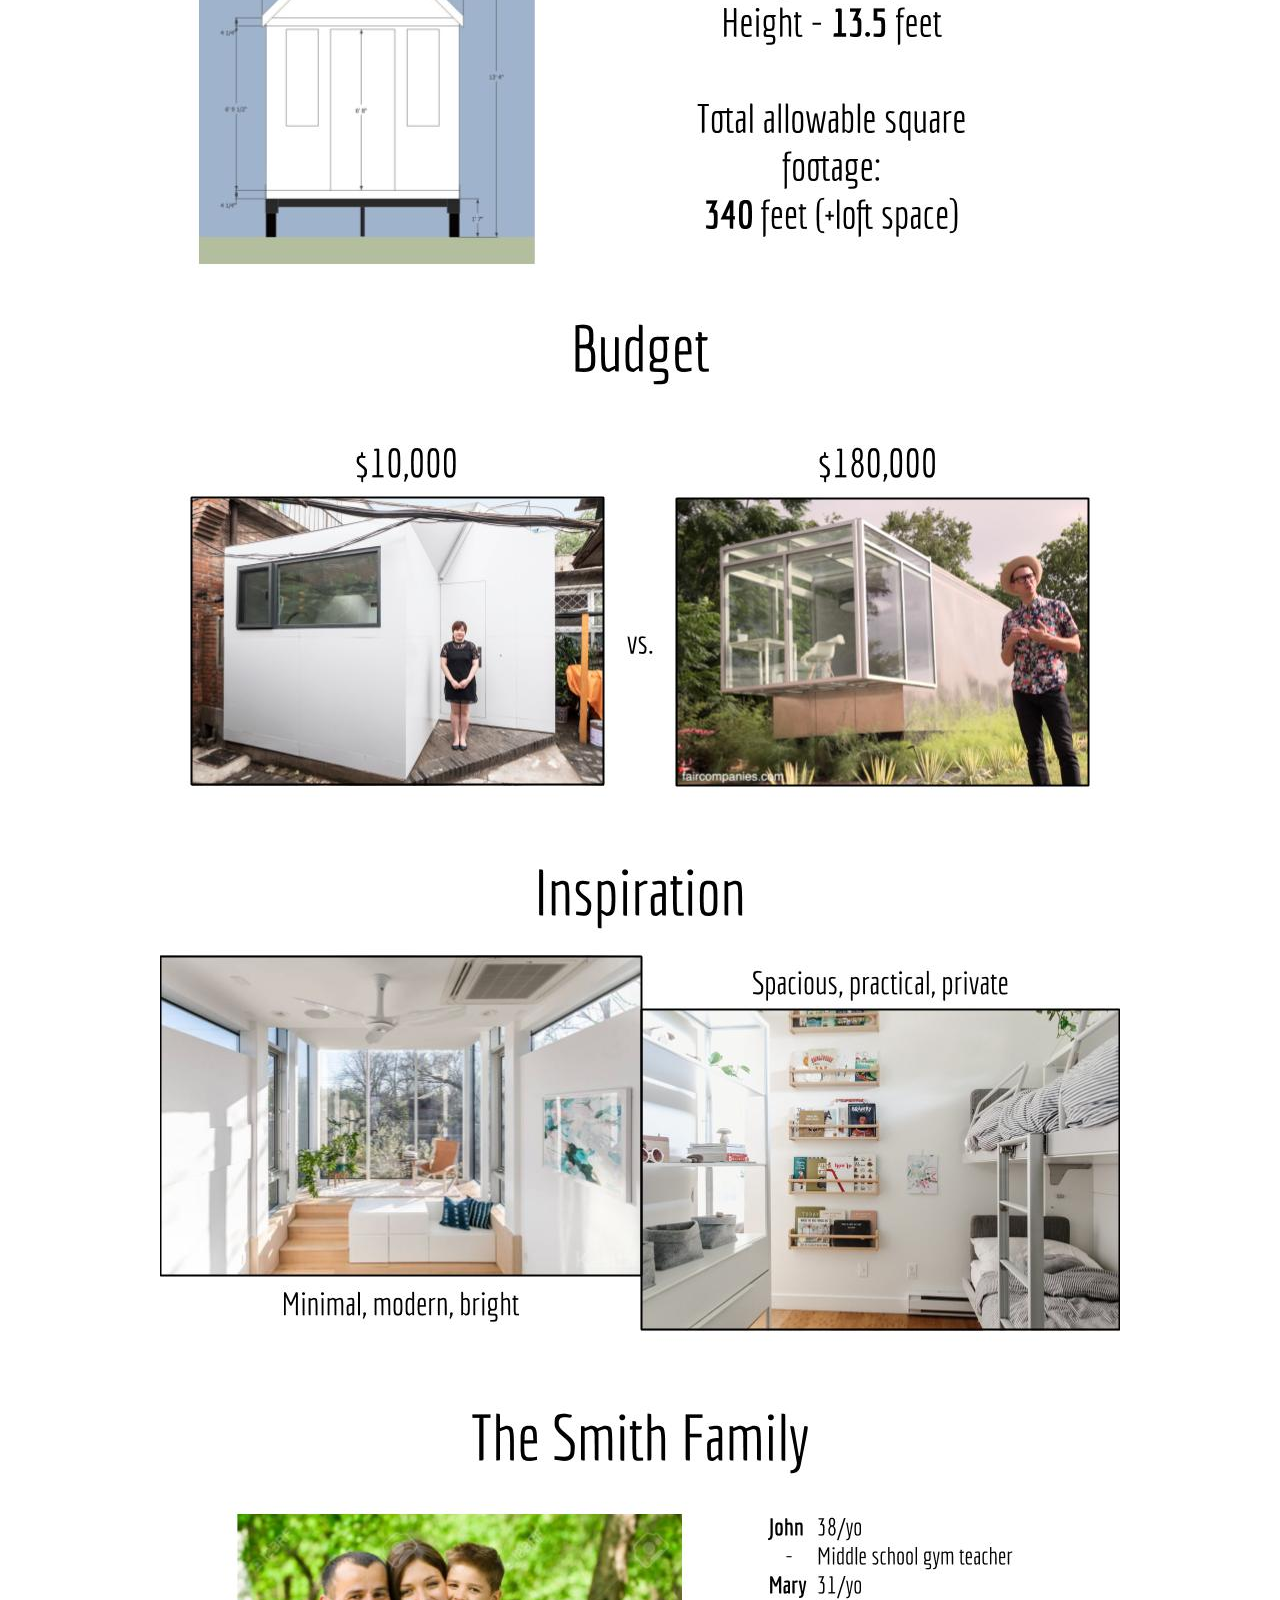
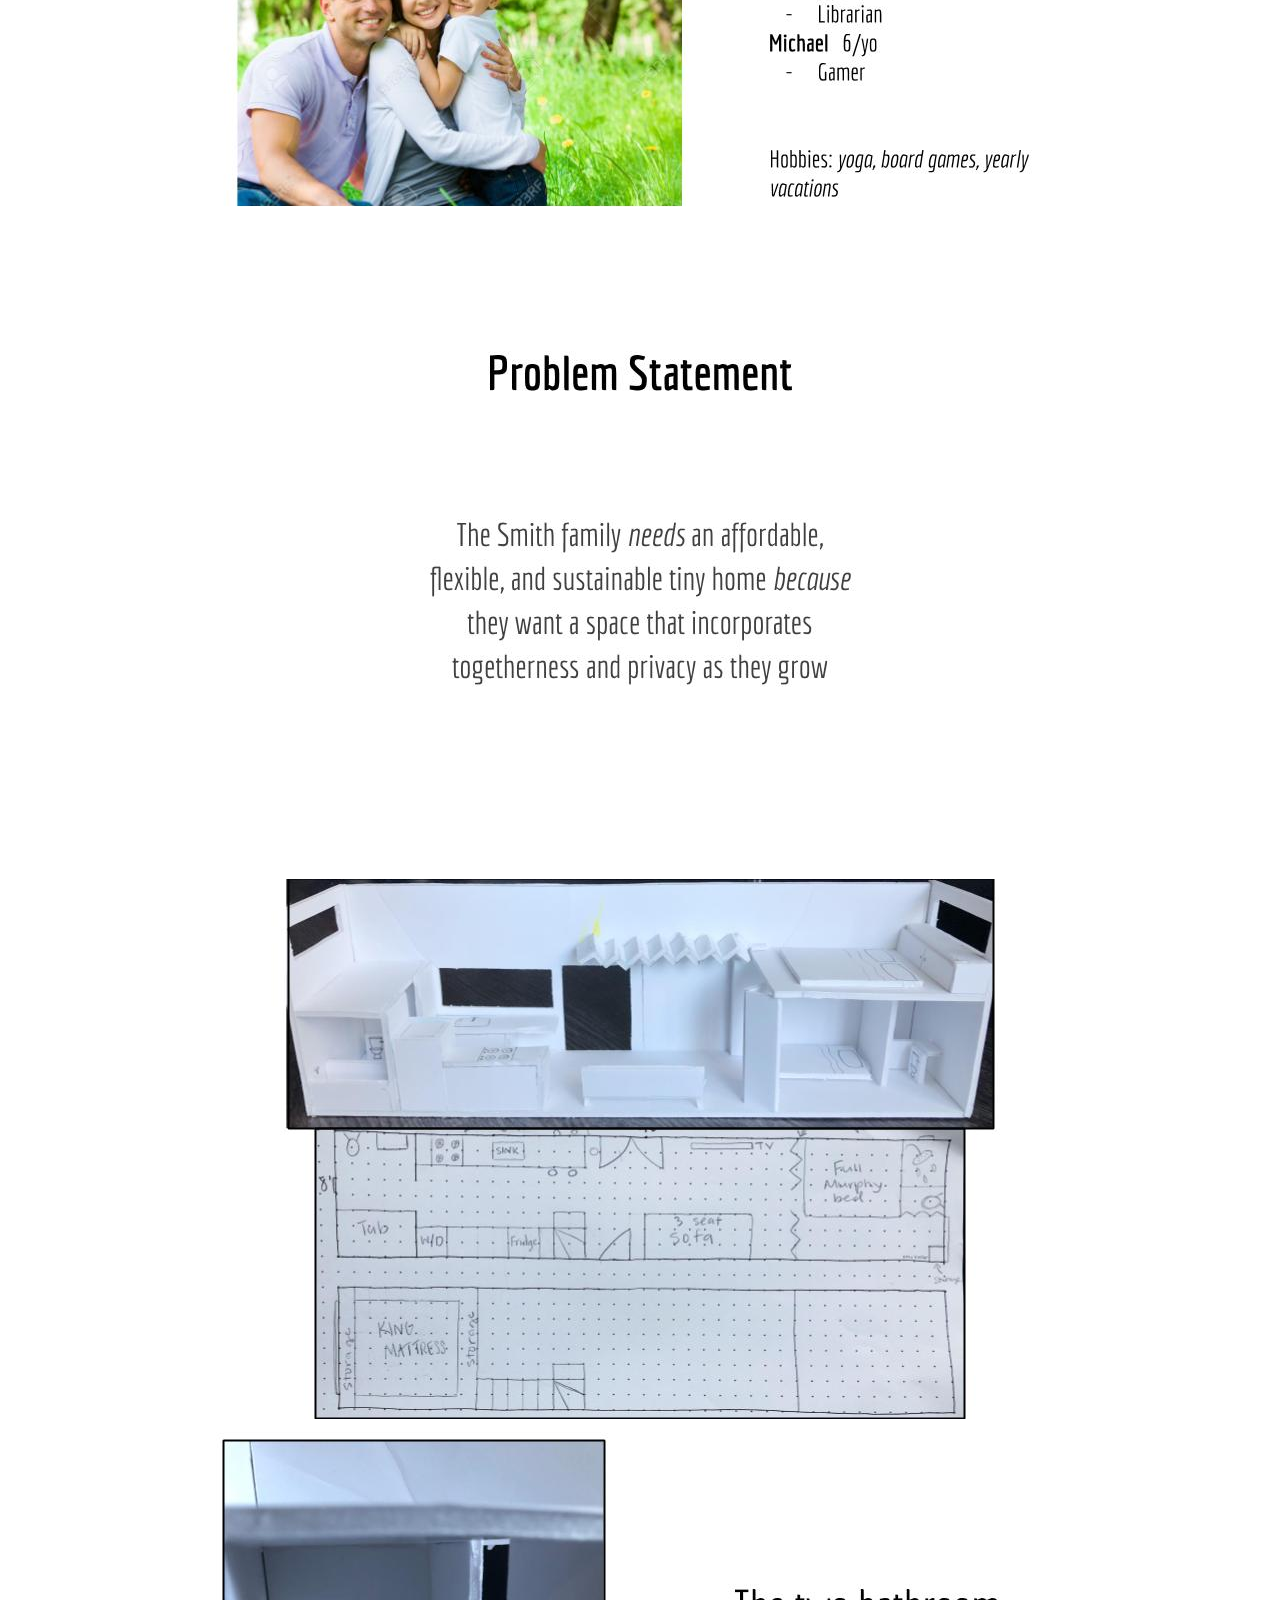
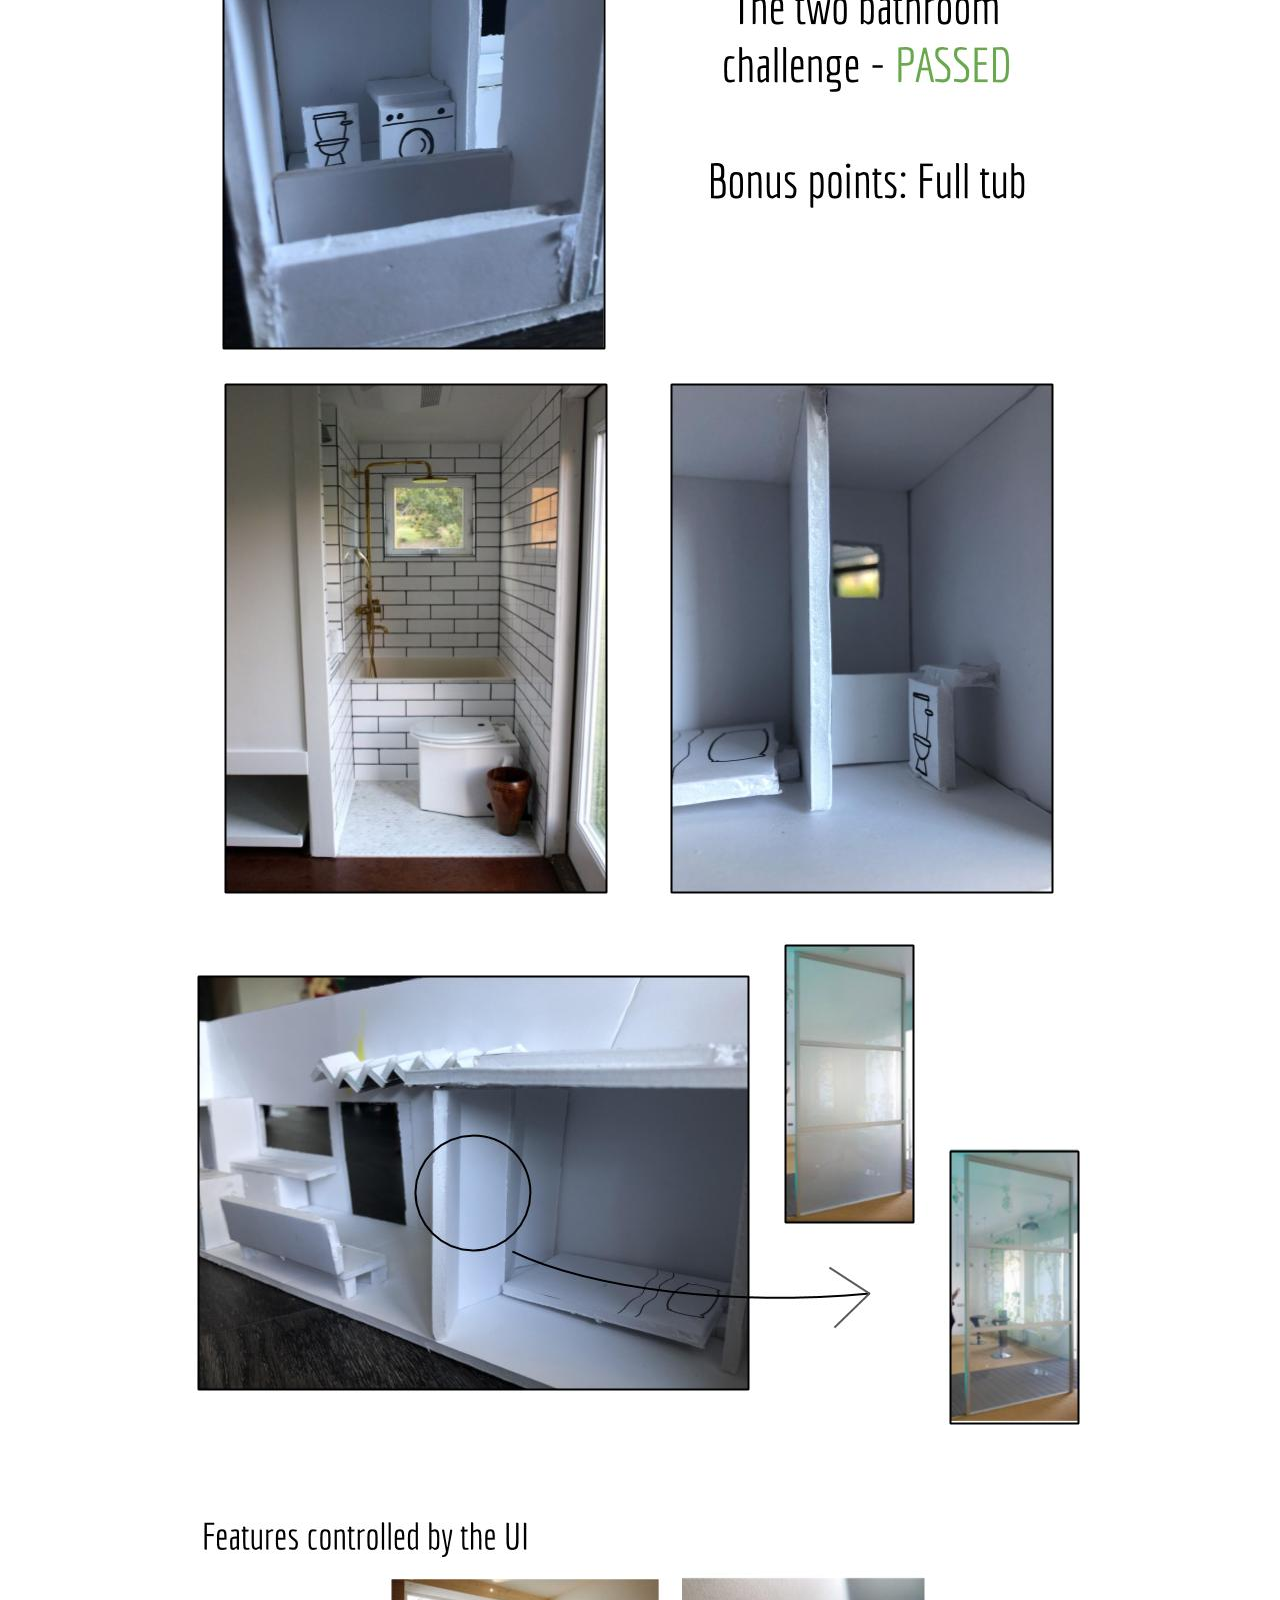
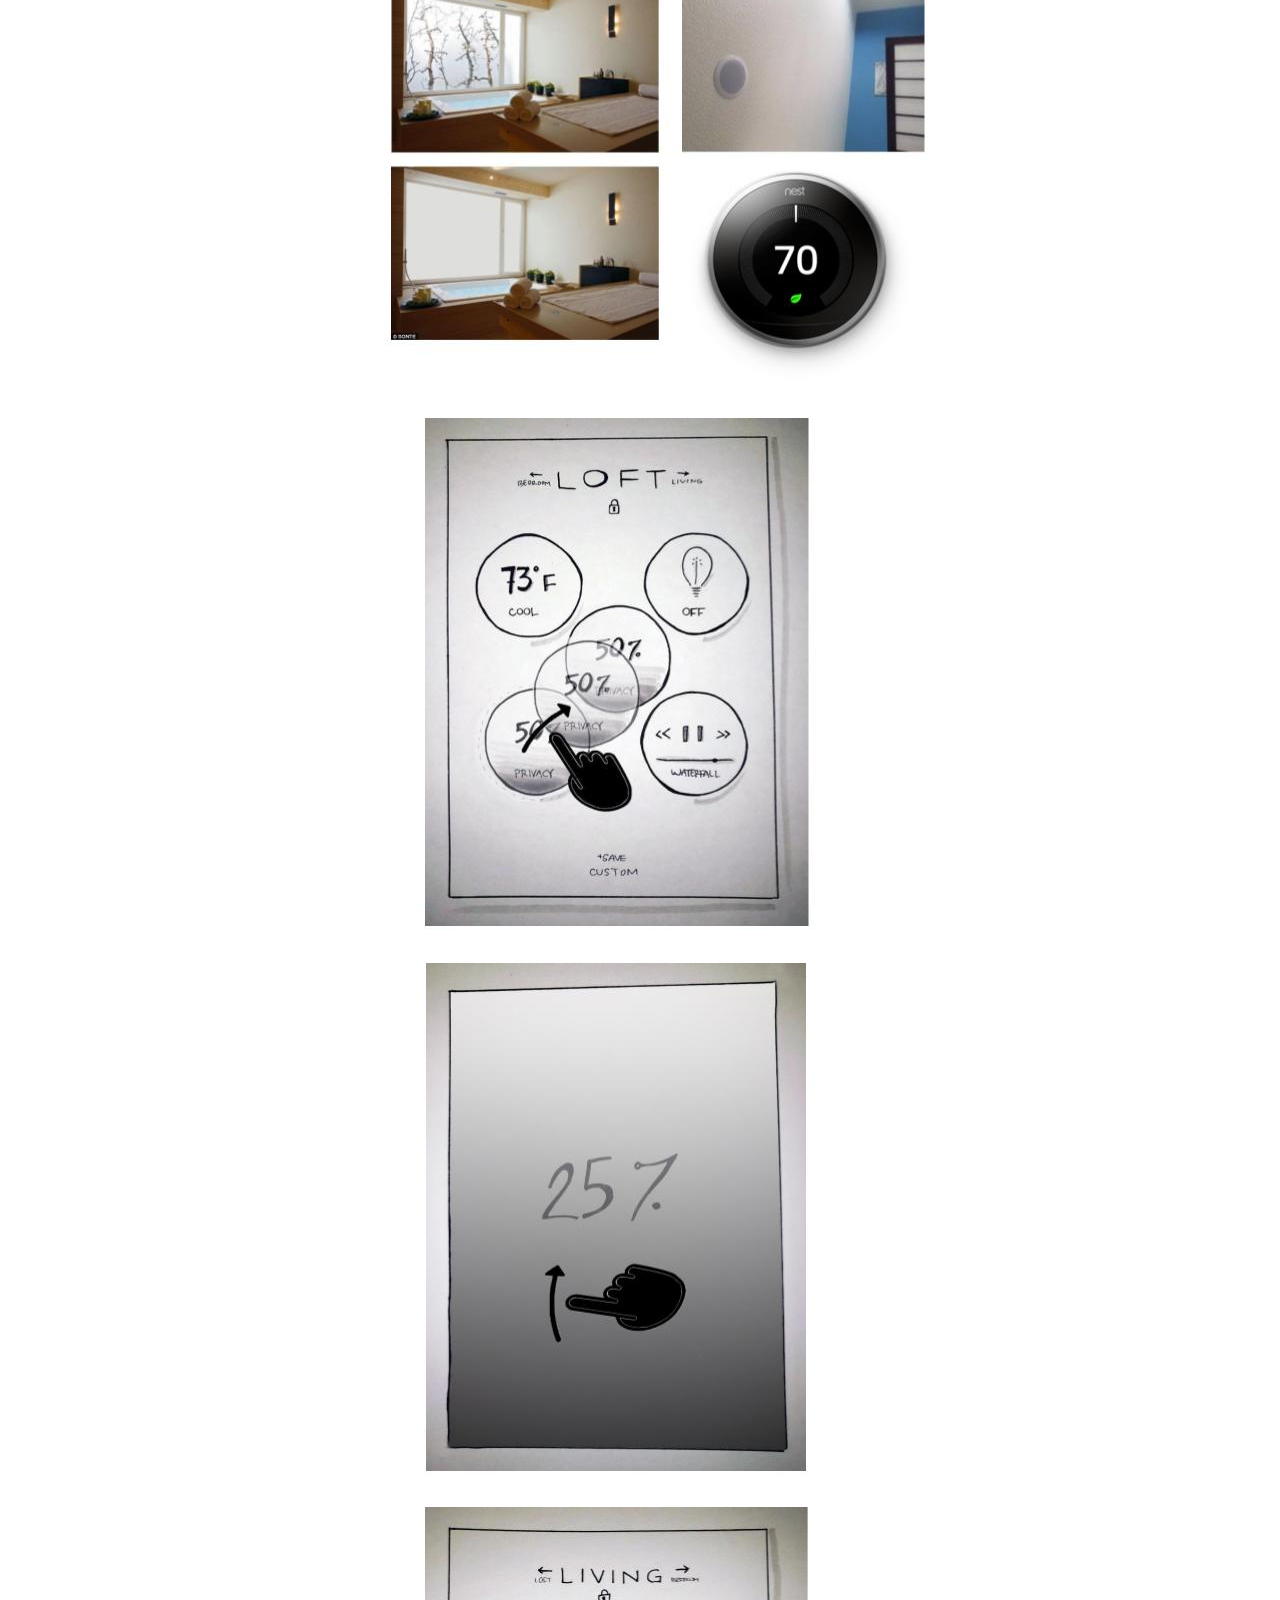
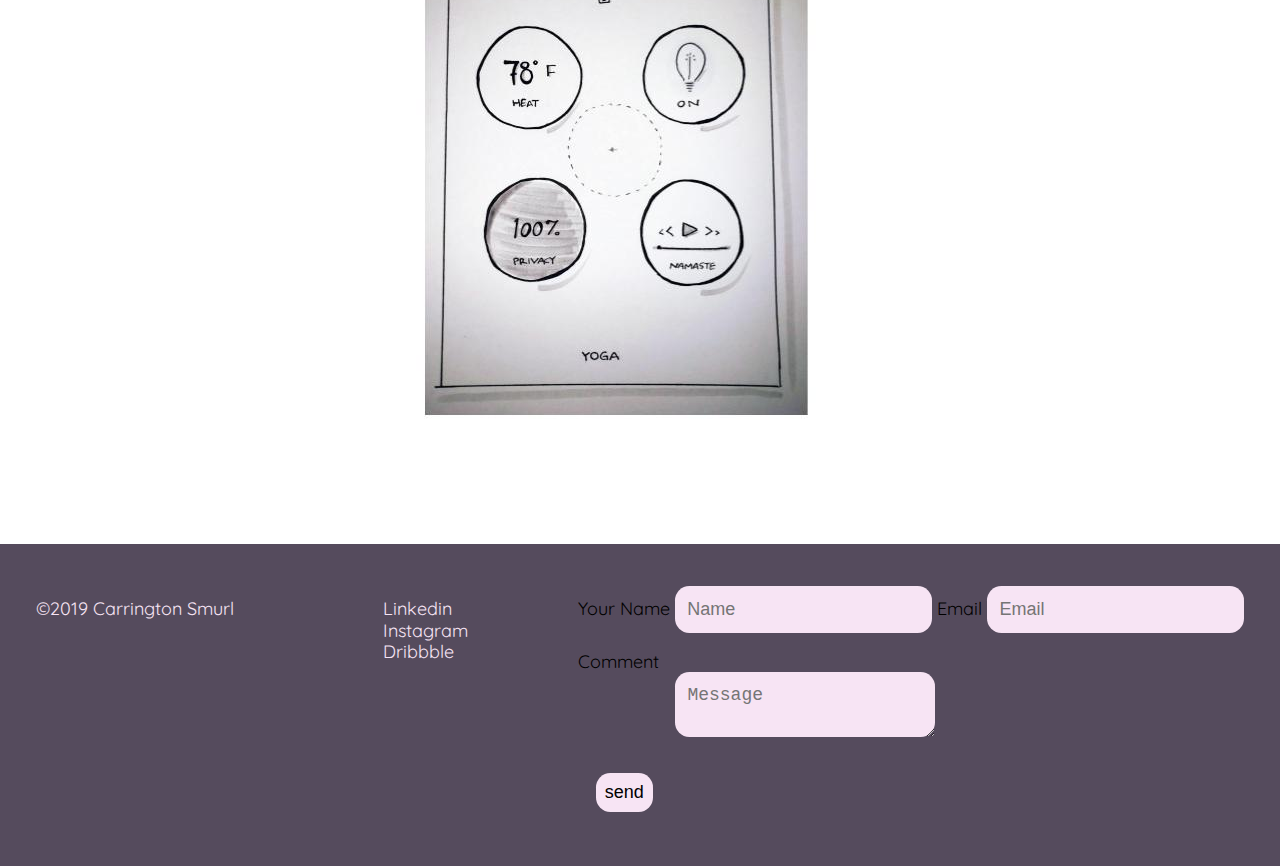
<file: tinyhouse.html>
<!DOCTYPE html>
<html lang="en-us">
<head>

	<link href="https://fonts.googleapis.com/css?family=Quicksand" rel="stylesheet">
	<title> Carrington S. Website </title>
	<link rel="stylesheet" href="main.css">
	<meta charset="utf-8">
	<meta name="viewport" content="width=device-width">
	
</head>
<body>
<header> 
	<img src="images/logo.png" class="logo-icon">

	<nav class="header-nav">
		<ul>
			<li><a href="index.html">About</a></li>
			<li><a href="portfolio.html">Portfolio</a></li>
			<li><a href="resume.html">Resume</a></li>
			<li><a href="contact.html">Contact</a></li>
		</ul>
	</nav>
</header>
<main>

	<h1>Austin Affordable Housing Project</h1>
	<p class="description">With the rise of single families struggling to find affordable homes, my group and I designed a smart tiny home to solve this problem.</p>

<div class="slides">

	
	<img src="images/portfolio-pieces/tinyhouse/title.jpg" alt="title slide">
	<img src="images/portfolio-pieces/tinyhouse/1.jpg" alt="slide">
	<img src="images/portfolio-pieces/tinyhouse/2.jpg" alt="slide">
	<img src="images/portfolio-pieces/tinyhouse/2.1.jpg" alt="slide">
	<img src="images/portfolio-pieces/tinyhouse/3.jpg" alt="slide">
	<img src="images/portfolio-pieces/tinyhouse/4.jpg" alt="slide">
	<img src="images/portfolio-pieces/tinyhouse/5.jpg" alt="slide">
	<img src="images/portfolio-pieces/tinyhouse/6.jpg" alt="slide">
	<img src="images/portfolio-pieces/tinyhouse/7.jpg" alt="slide">
	<img src="images/portfolio-pieces/tinyhouse/8.jpg" alt="slide">
	<img src="images/portfolio-pieces/tinyhouse/9.jpg" alt="slide">
	<img src="images/portfolio-pieces/tinyhouse/10.jpg" alt="slide">
	<img src="images/portfolio-pieces/tinyhouse/11.jpg" alt="slide">
	<img src="images/portfolio-pieces/tinyhouse/12.jpg" alt="slide">
	<img src="images/portfolio-pieces/tinyhouse/13.jpg" alt="slide">


</div>









</main>
<footer>

		<form action="https://formspree.io/smurlcarrie@gmail.com" method="POST">
			<label for="name">Your Name</label>
			<input type="text" name="name" placeholder="Name" id="name">

			<label for="em">Email</label>
			<input type="email" name="_replyto" placeholder="Email" id="em">

			<div>

			<label for="com" class="comment">Comment</label>
			<textarea name="comment" placeholder="Message" id="com"></textarea>

			</div>

			<input type="submit" value="send" label="send">

		</form>

		

	   
		<ul class="social">
	        <li><a href="www.linkedin.com/in/carrington-s-5b67a8b3">Linkedin</a></li>
	        <li><a href="https://www.instagram.com/carrington_smurl/?hl=en">Instagram</a></li>
	        <li><a href="https://dribbble.com/carrington">Dribbble</a></li>
		</ul>
	


		<div class="copyright">
			&copy;2019 Carrington Smurl
		</div>

</footer>


</body>
</html>
</file>
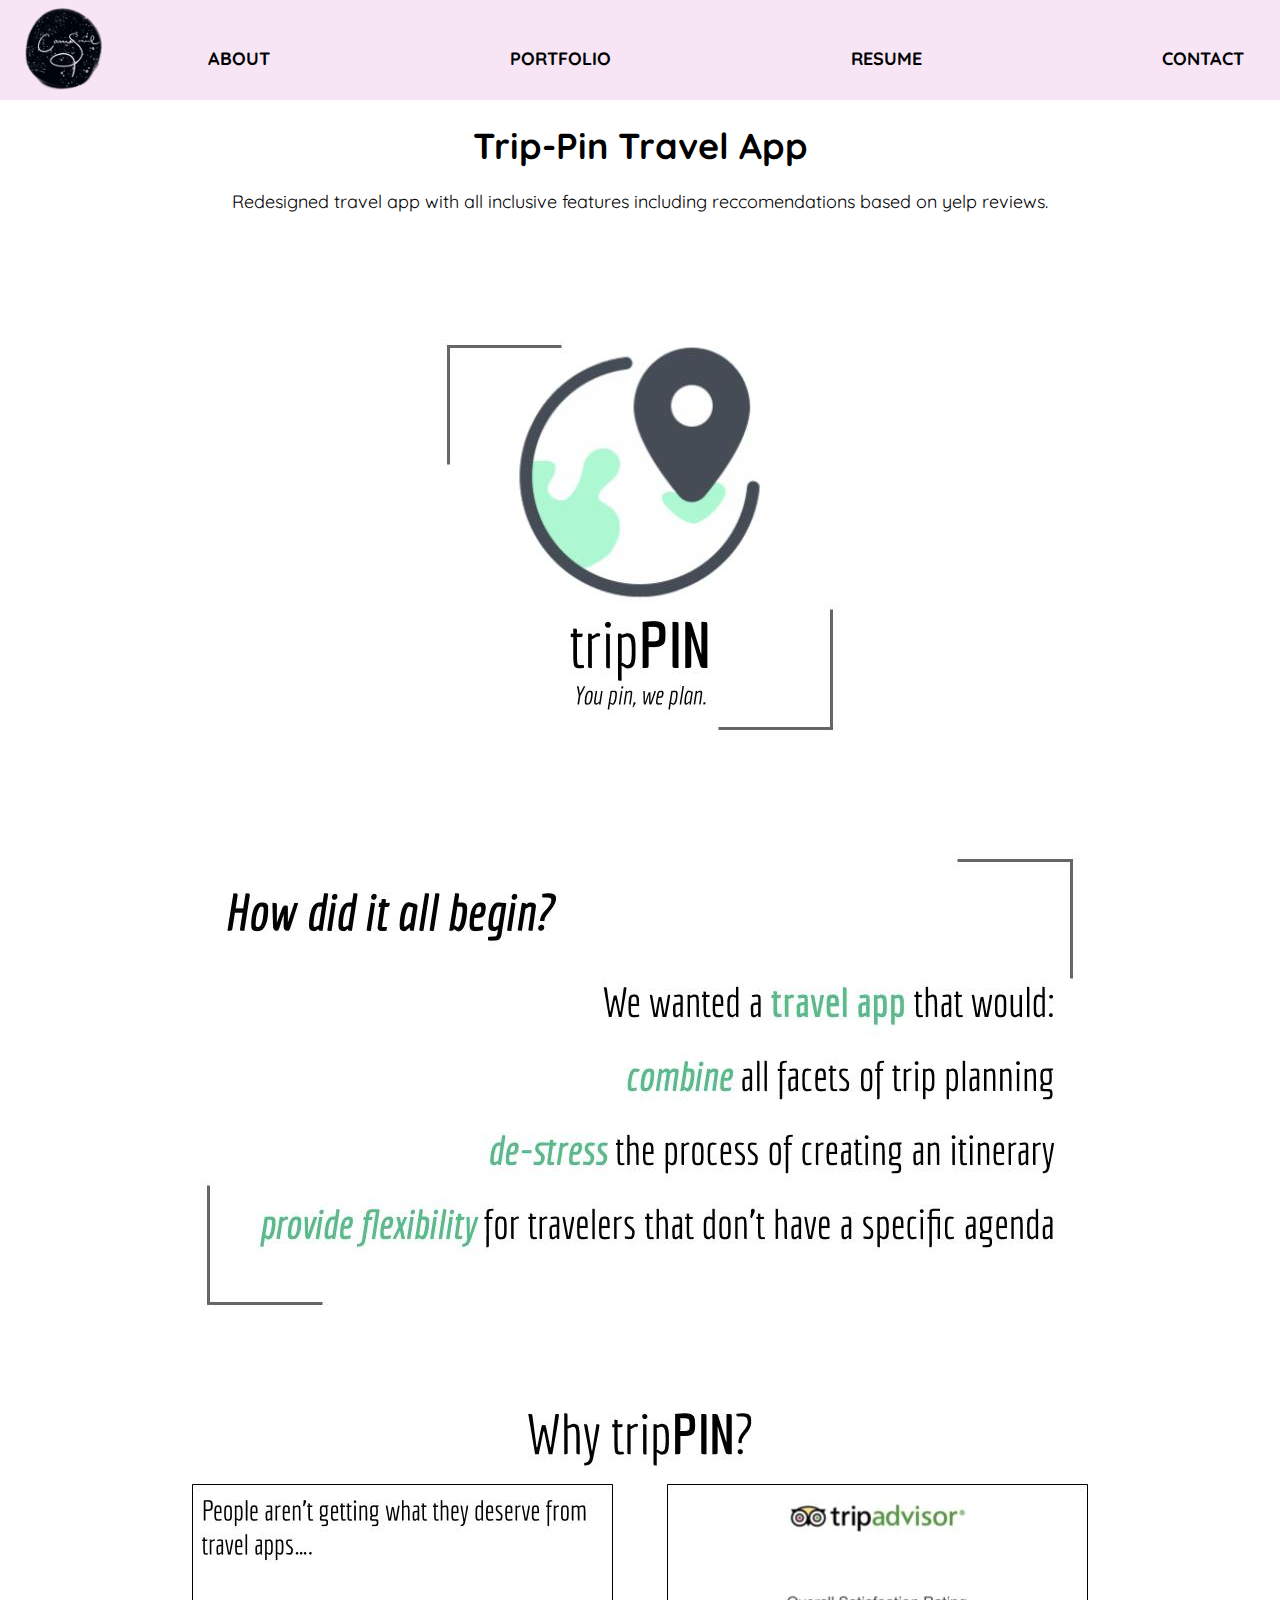
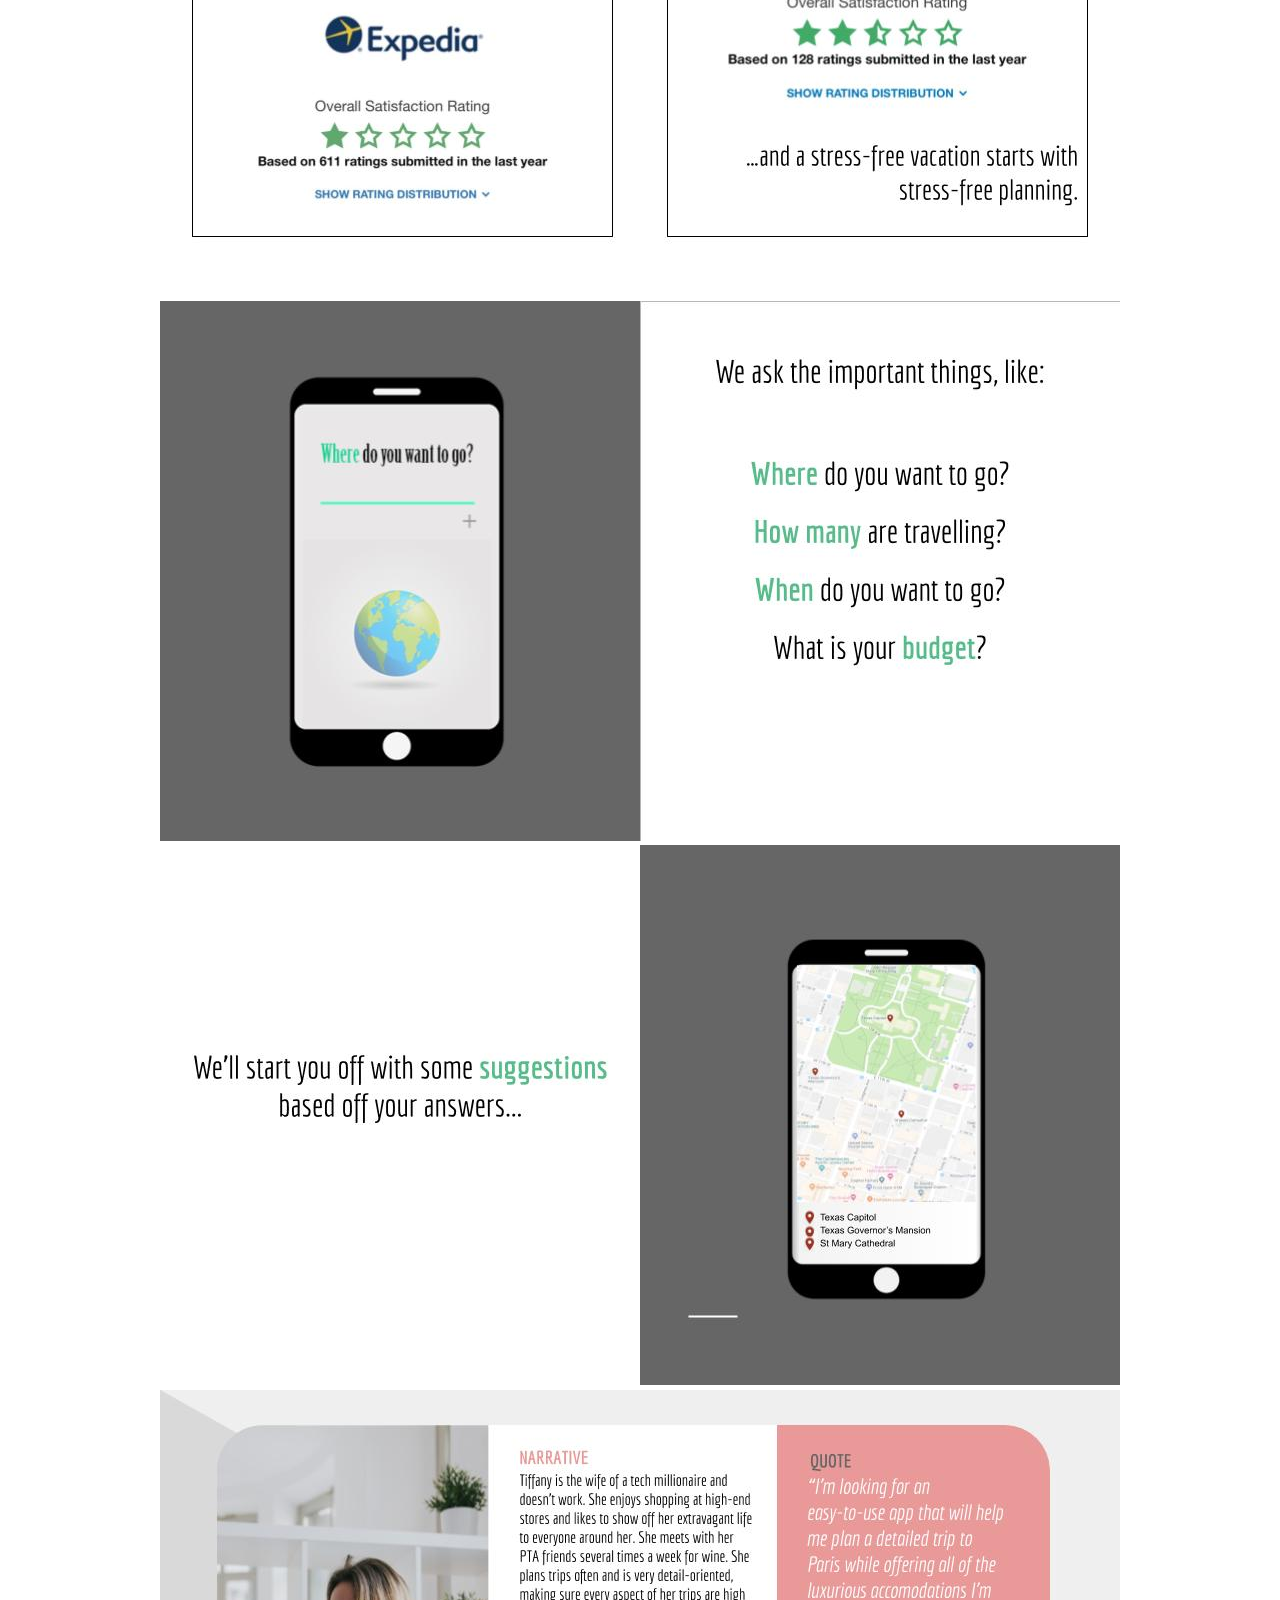
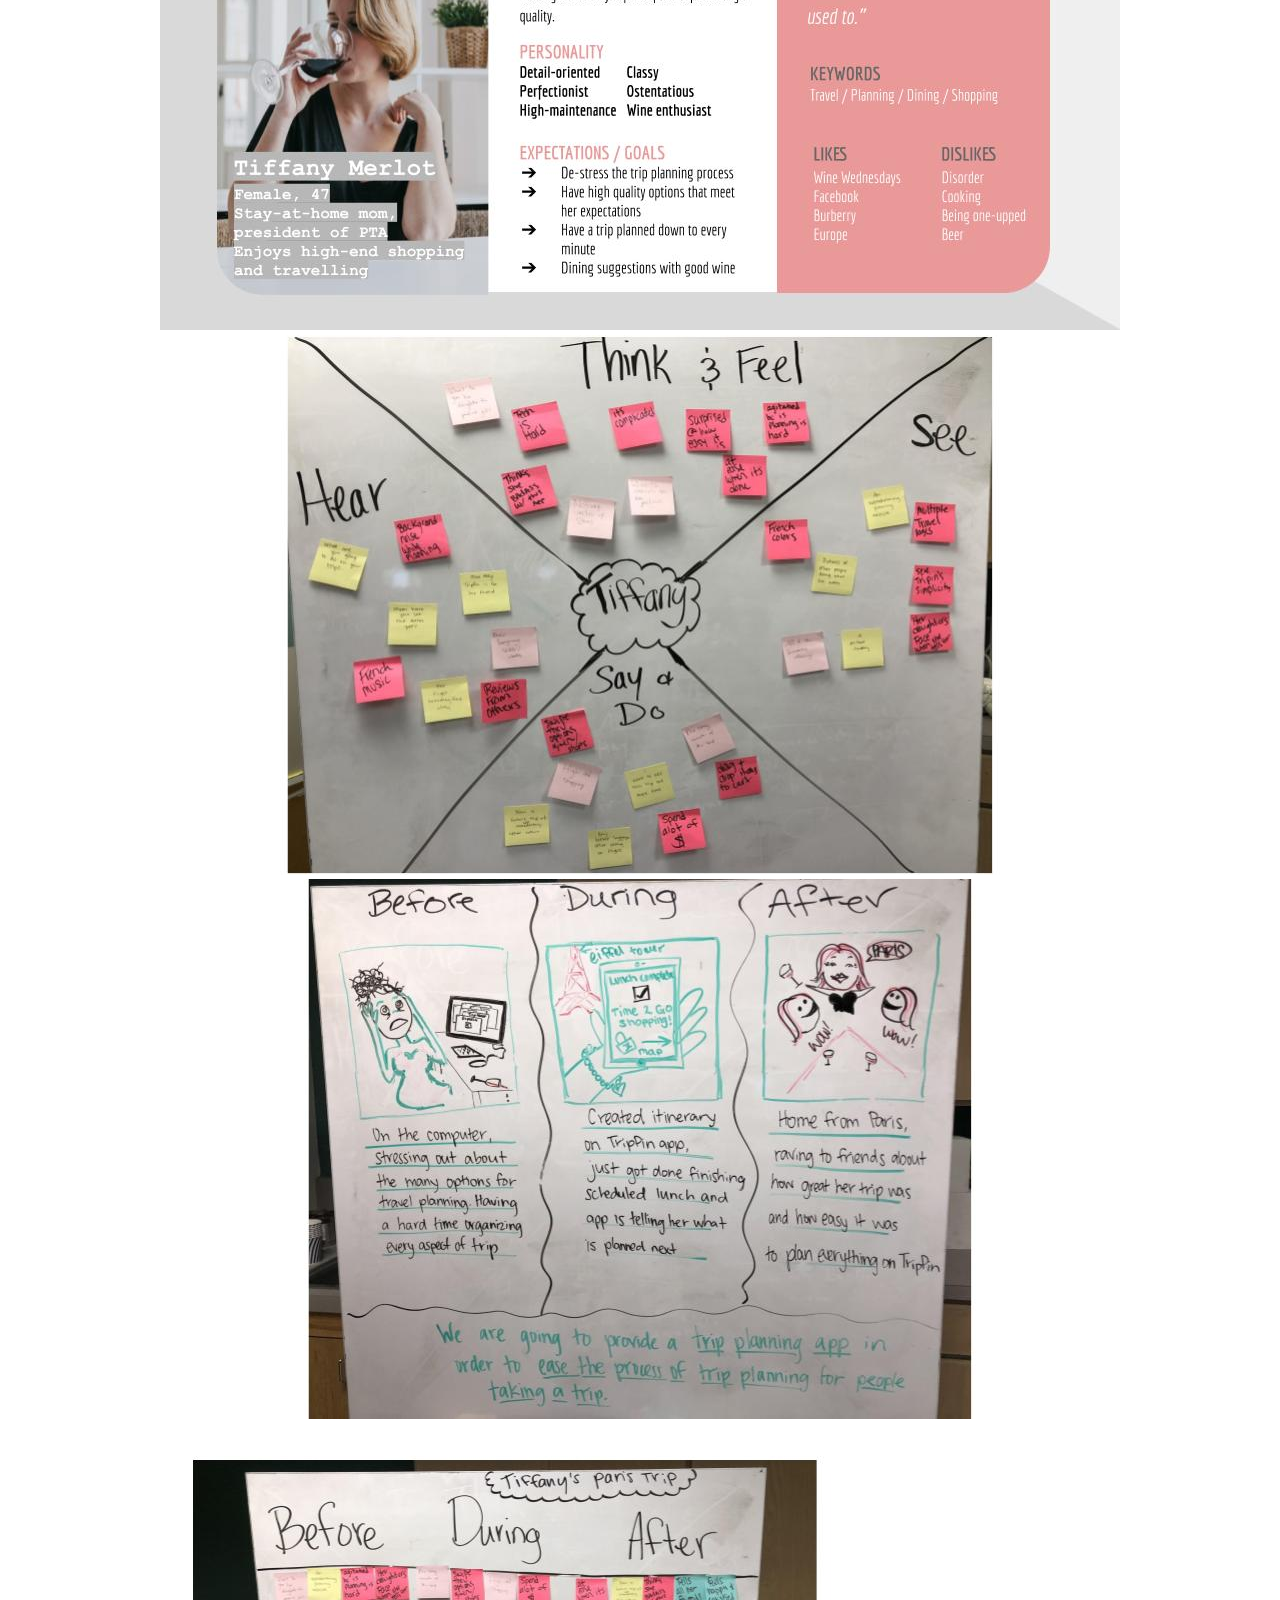
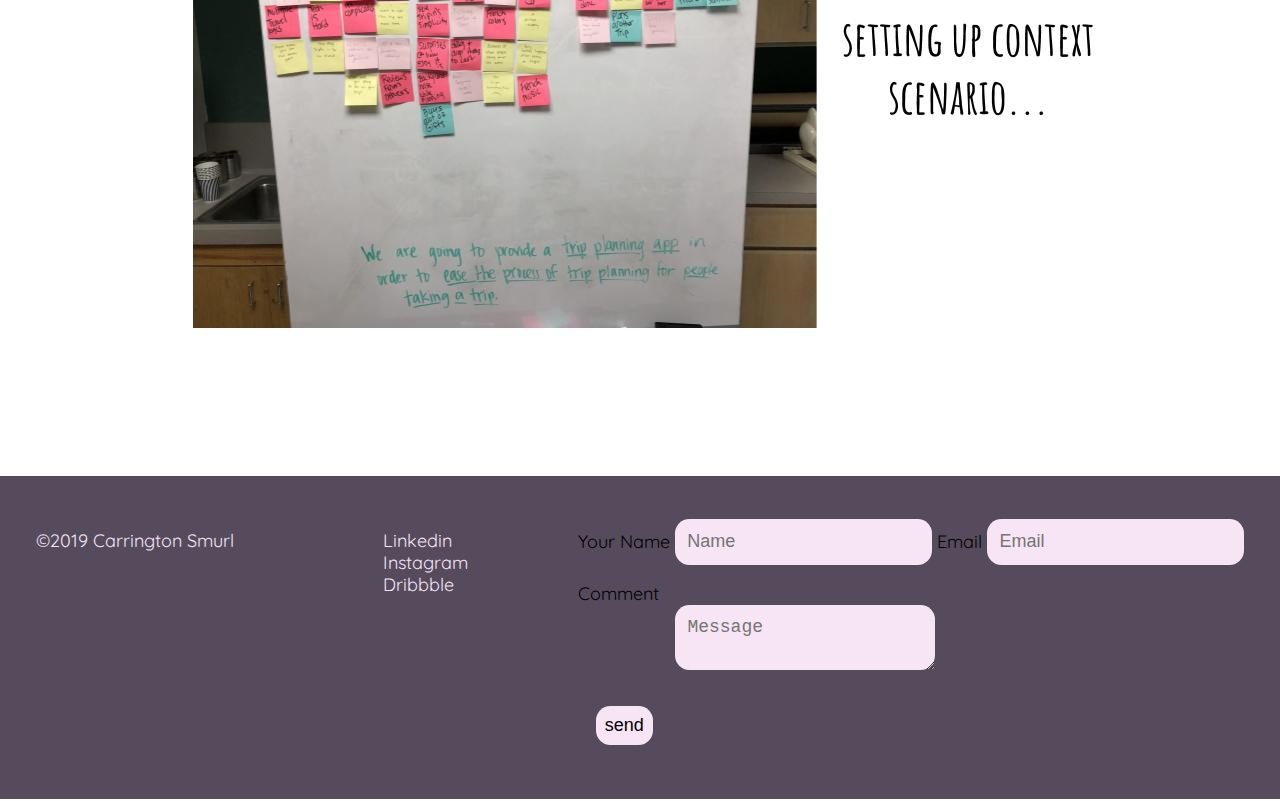
<file: trippin.html>
<!DOCTYPE html>
<html lang="en-us">
<head>

	<link href="https://fonts.googleapis.com/css?family=Quicksand" rel="stylesheet">
	<title> Carrington S. Website </title>
	<link rel="stylesheet" href="main.css">
	<meta charset="utf-8">
	<meta name="viewport" content="width=device-width">
	
</head>
<body>
<header> 
	<img src="images/logo.png" class="logo-icon">

	<nav class="header-nav">
		<ul>
			<li><a href="index.html">About</a></li>
			<li><a href="portfolio.html">Portfolio</a></li>
			<li><a href="resume.html">Resume</a></li>
			<li><a href="contact.html">Contact</a></li>
		</ul>
	</nav>
</header>
<main>

	<h1>Trip-Pin Travel App</h1>
	<p class="description">Redesigned travel app with all inclusive features including reccomendations based on yelp reviews.</p>

<div class="slides">

	

	<img src="images/portfolio-pieces/trip-pin/1.jpg" alt="slide">
	<img src="images/portfolio-pieces/trip-pin/2.jpg" alt="slide">
	<img src="images/portfolio-pieces/trip-pin/3.jpg" alt="slide">
	<img src="images/portfolio-pieces/trip-pin/4.jpg" alt="slide">
	<img src="images/portfolio-pieces/trip-pin/5.jpg" alt="slide">
	<img src="images/portfolio-pieces/trip-pin/6.jpg" alt="slide">
	<img src="images/portfolio-pieces/trip-pin/7.jpg" alt="slide">
	<img src="images/portfolio-pieces/trip-pin/8.jpg" alt="slide">
	<img src="images/portfolio-pieces/trip-pin/9.jpg" alt="slide">



</div>









</main>
<footer>

		<form action="https://formspree.io/smurlcarrie@gmail.com" method="POST">
			<label for="name">Your Name</label>
			<input type="text" name="name" placeholder="Name" id="name">

			<label for="em">Email</label>
			<input type="email" name="_replyto" placeholder="Email" id="em">

			<div>

			<label for="com" class="comment">Comment</label>
			<textarea name="comment" placeholder="Message" id="com"></textarea>

			</div>

			<input type="submit" value="send" label="send">

		</form>

		

	   
		<ul class="social">
	        <li><a href="www.linkedin.com/in/carrington-s-5b67a8b3">Linkedin</a></li>
	        <li><a href="https://www.instagram.com/carrington_smurl/?hl=en">Instagram</a></li>
	        <li><a href="https://dribbble.com/carrington">Dribbble</a></li>
		</ul>
	


		<div class="copyright">
			&copy;2019 Carrington Smurl
		</div>

</footer>


</body>
</html>
</file>
<file: main.css>
/*==========================================
Colors
===========================================*/
html {
	--color-blush: #f7e4f4;
	--color-green: #b6dcc6;
	--color-sea: #d3e6e4;
	--color-lav: #b2b2c4;
	--color-purp: #554b5d;
}








/*==========================================
Typography
===========================================*/

html {
	--size-one: .5rem;
	--size-two: 1rem;
    --size-three: 1.5rem;
    --size-four: 2rem;
    --size-five: 3rem;
    --size-six: 4rem;




	background-color: none;
	font-family: 'quicksand', sans-serif;
	line-height: 1.2;
	font-size: 18px;
}




blockquote {
	font-size: var(--size-three);
	color: white;
	font-weight: bold;
	text-align: center;
	padding: 2rem;
	background-color: rgba(0,0,0,.45);
	border-radius: 1.5rem;
}




/*==========================================
Header
===========================================*/

header {
	background-color: var(--color-blush);
	
}

.header-nav {
	margin-top: 1rem;
}
 
.logo-icon {
	    width: auto;
    	height: 100px;
}

nav {
 	width: 100%;
 	margin-right: 2rem;
}

nav ul {
	margin-left: 35px;
	font-size: 1rem;
	color: black;
	text-decoration: none;
	font-weight: bold;
	font-family: "quicksand", sans-serif;
	text-transform: uppercase;
}


nav a {
	color: black;
	text-decoration: none;
}

nav a:visited {
	color: black;
}

nav a:hover {
	color: hotpink;
}

nav a:active {
	color: hotpink;
}

header {
		display: flex;
		justify-content: space-between;
		align-items: center;
	}

@media(min-width: 600px) {


	nav ul li {
		display: flex;
		justify-content: space-between;
	}

	nav ul  {
		display: flex;
		justify-content: space-between;
		align-items: center;
	
	}

	

}


/*==========================================
Master Layout
===========================================*/

body {
	margin: 0;
}



.lead_img {
	padding: 10px;
	width: auto;
    height: 100%;
 }
 .about {
 	padding: 2rem;
 	background-color: var(--color-lav);
 	display: flex;
 	padding: 4rem 2rem 4rem 2rem;
 }

.about p {
	text-decoration: none;
	font-family: "quicksand",sans-serif;
	font-size: 20px; 
	text-align: center;
}


h1 {
	text-decoration: none;
	font-family: "quicksand",sans-serif;
	font-size: 2rem; 
	text-align: center;
}

h2 {
	text-decoration: none;
	font-family: "quicksand",sans-serif;
	font-size: 1.5rem; 
	text-align: center;
	margin-top: 3rem;
}

.hero {
	text-align: center;	
	background-image: url("images/succs.jpg");
	height: 60vh;
	background-attachment: fixed;
    background-position: center;
    background-repeat: no-repeat;
	background-size: cover;
	display: flex;
	align-items: center;
	justify-content: center;
}

img {
	max-width: 100%;
}

.lead_img {
	height: 80vh;
}


.next-pic {
	background-image: url("images/plantonfloor.jpg");
	height: 100vh;
	background-attachment: fixed;
    background-position: center;
    background-repeat: no-repeat;
	background-size: cover;
	color: white;
	padding: 2rem;
}

h2, h3, {
	font-weight: bold;
	padding: 1rem;
}

h3 {
	text-align: center;
}

ul {
	list-style: none;
}

/*==========================================
portfolio cards
===========================================*/

.recent-posts-list {
	display: flex;
	justify-content: space-around;
	flex-wrap: wrap;
	text-align: center;
}
.recent-posts{
	margin-top: 4rem;
}

.recent-posts h2{
	text-align: center;
}

.recent-posts-item {
	background-color: ;
	padding: 1rem;
	width: 30%;
	margin-bottom: 2rem;
	margin-top: 1rem;
}
.recent-posts-item img {
	width: 100%;
}




/*==========================================
Inputs
===========================================*/

input[type="text"], input[type="email"], textarea {
  background-color: var(--color-blush);
  border: none;
  border-radius: .8rem;
  transition: all .5s;
}

input[type="text"]:hover, input[type="email"]:hover, textarea:hover {
	background-color: var(--color-lav);
	transition: all .5s;
}

input[type="text"]:active, input[type="email"]:active, textarea:active {
	transform: scale(.85);
	transition: all .5s;
}

input[type="text"]:focus, input[type="email"]:focus textarea:focus {
	outline: none;
	color: black;
	transition: all .5s;
}


input:not([type=submit]), textarea {
	font-size: 1rem;
	margin-bottom: 1rem;
	padding: .7rem;
}

textarea {
	display: block;
}



input[type="submit"] {
	background-color: var(--color-blush);
	border-radius: .8rem;
	display: inline-block;
	margin: 1rem;
	padding: .5rem;
	transition: all .5s;
	font-size: 1rem;
	border: none;
}


input[type="submit"]:hover  {
	background-color: var(--color-lav);
}

input[type="submit"]:active  {
	transform: scale(.85);
}

input[type="submit"]:focus  {
	outline: none;
	color: hotpink;
}

.contact {
	display: flex;
	align-items: center;
	margin-left: 20rem;
}
/*==========================================
Footer
===========================================*/

.copyright {
	color: var(--color-blush);
	display: flex;
	flex-direction: column;
}


footer {
	background-color: var(--color-purp);
	padding: 2rem;
	display: flex;
	justify-content: space-between;
	align-items: baseline;
	flex-direction: row-reverse;
	
}

.social li a {
	color: var(--color-blush);
	text-decoration: none;
	display: flex;
	justify-content: space-between;

}

.social a:hover {
	color: hotpink;
}


textarea {
	margin-left: 5.4rem;
}

.shoot {
	margin: 2rem;
	text-align: center;
}


/*==========================================
Resume
===========================================*/

.resume h1, .resume h2, .resume h3, .resume h4 {
	text-align: left;

}

.resume section{
	border-bottom: 3rem solid var(--color-green);
	padding: 3rem;
}

.resume-title {
	padding: 3rem;
}


.resume h2 {
	text-decoration: underline;
	color: var(--color-purp);

}

@media(min-width: 600px) {

	.resume section {
		display: flex;
	}


	.resume h2 {
		min-width: 25%;
	}

	

}


.job {
	border-bottom: 1rem solid var(--color-purp);
	
}


.side-profile {
	max-width: 100%;
	height: 40vh;
}

.resume-intro {
	border-bottom: 3rem solid var(--color-sea);
}

@media(min-width: 560px) {

	.resume-intro {
		display: flex;
		justify-content: space-between;
		flex-direction: row-reverse;
	}

}

.hobbies {
	max-width: 100%;
	height: 20vh;
}

/*==========================================
Portfolio 
===========================================*/

.slides {
	margin: 3rem auto;
	max-width: 960px;
	padding-bottom: 3rem;
}

.description {
	text-align: center;
}

.recent-posts-item a {
	color: hotpink;
	text-decoration: none;
}

.recent-posts-item a:hover {
	color: black;
}

.portfolio h1 {
	margin-top: 3rem;
	text-decoration: underline;
}
</file>
